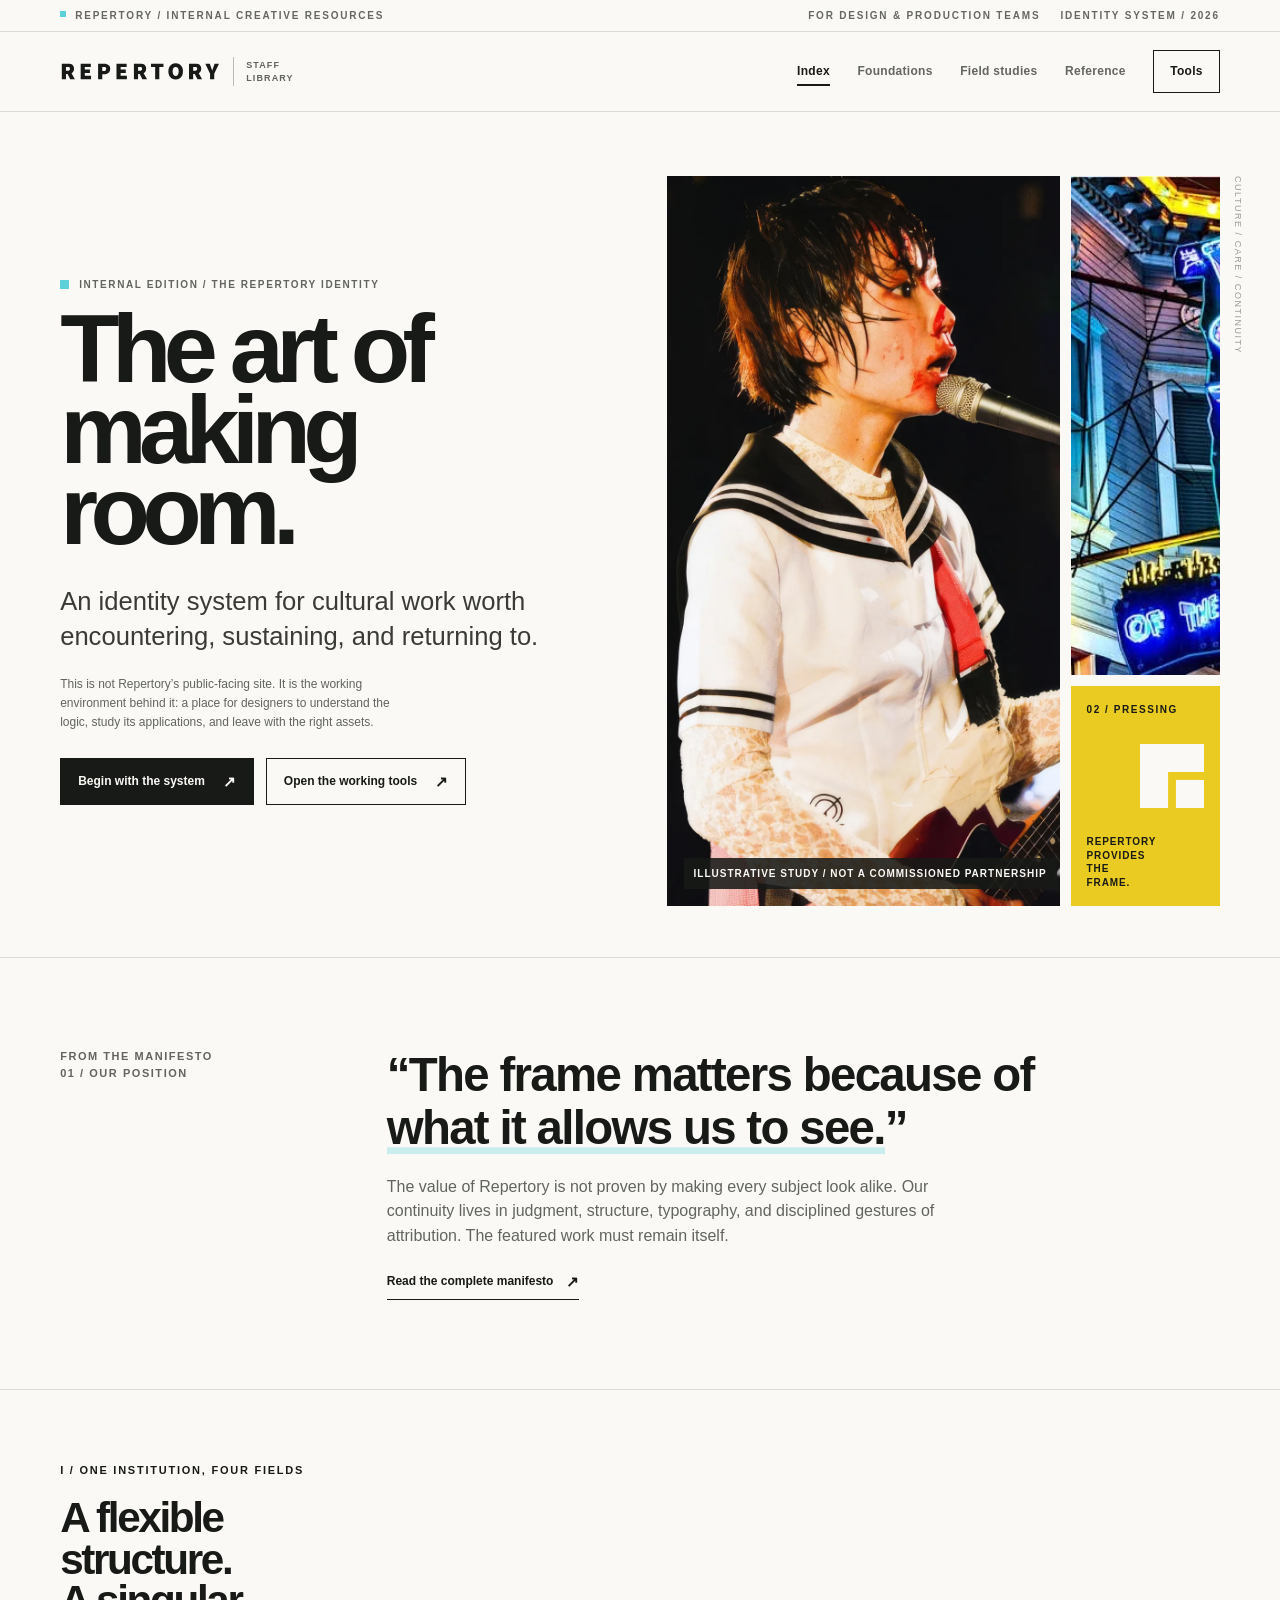
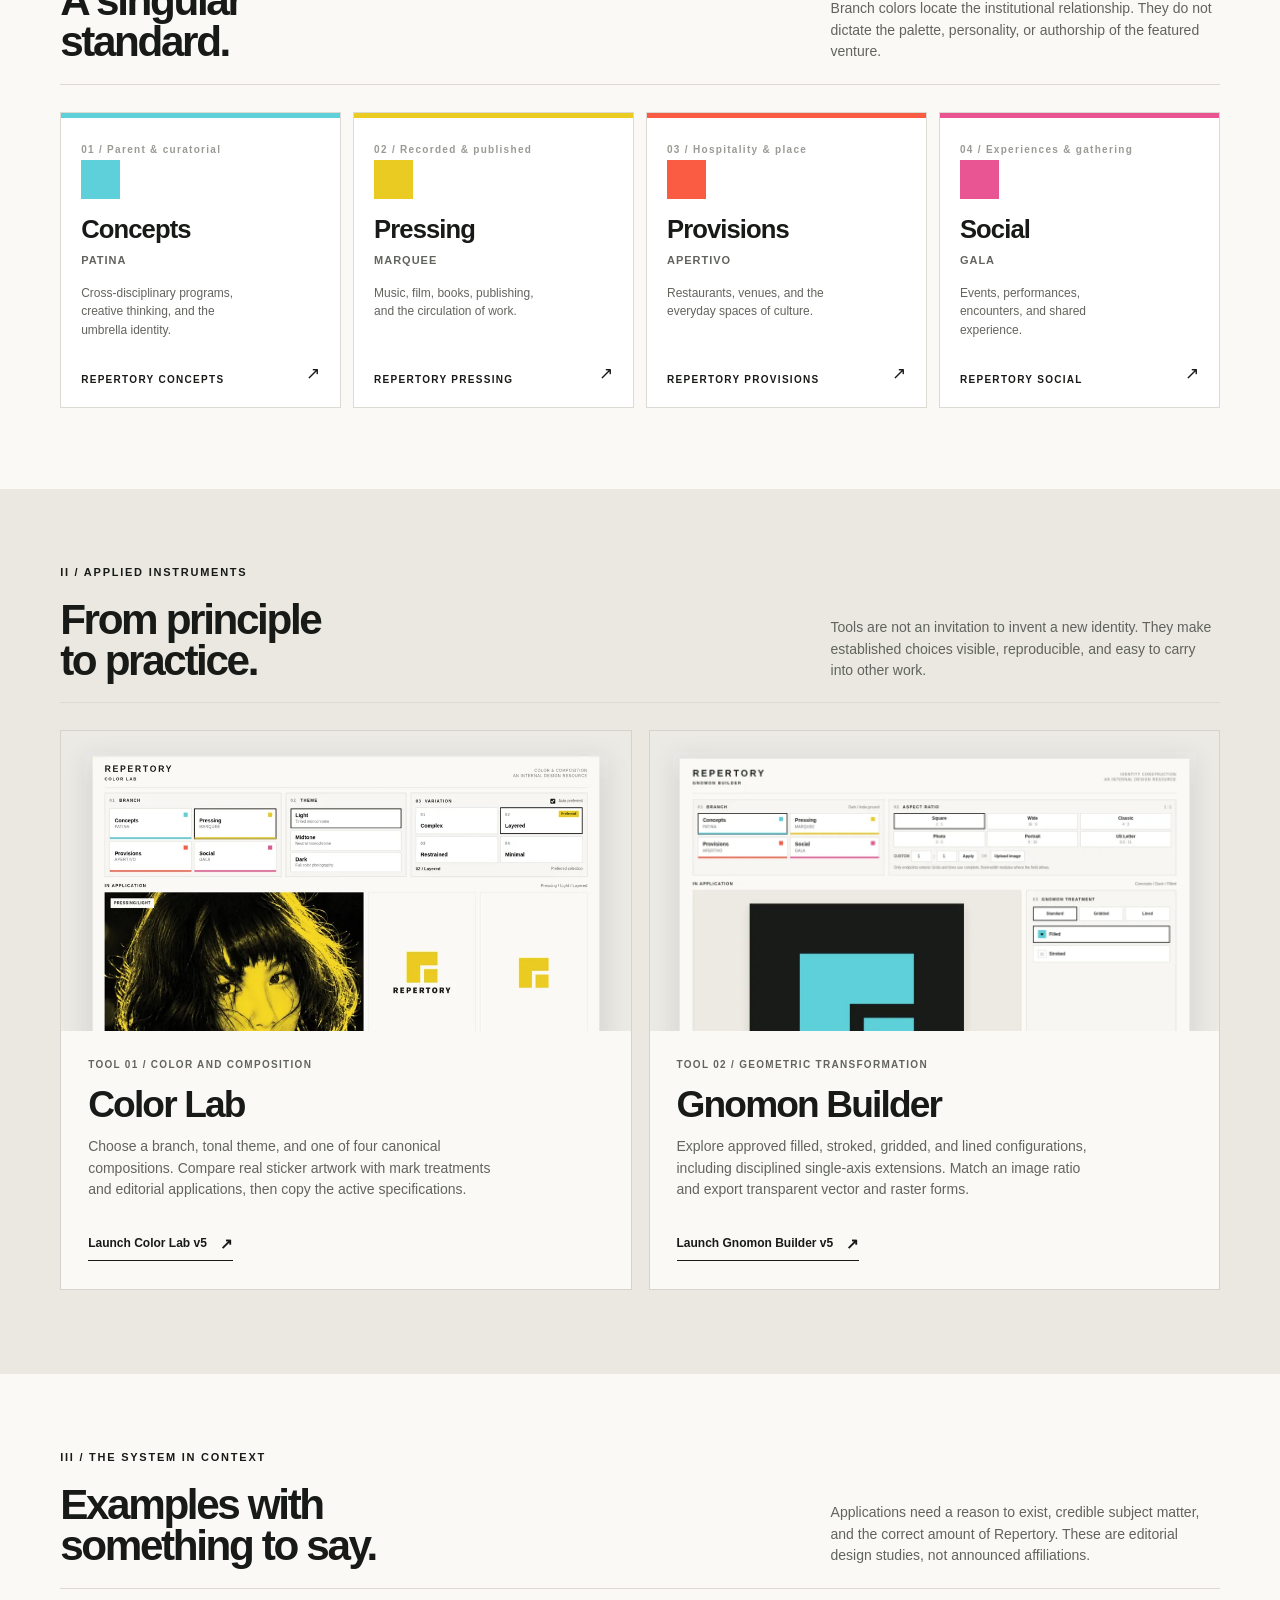
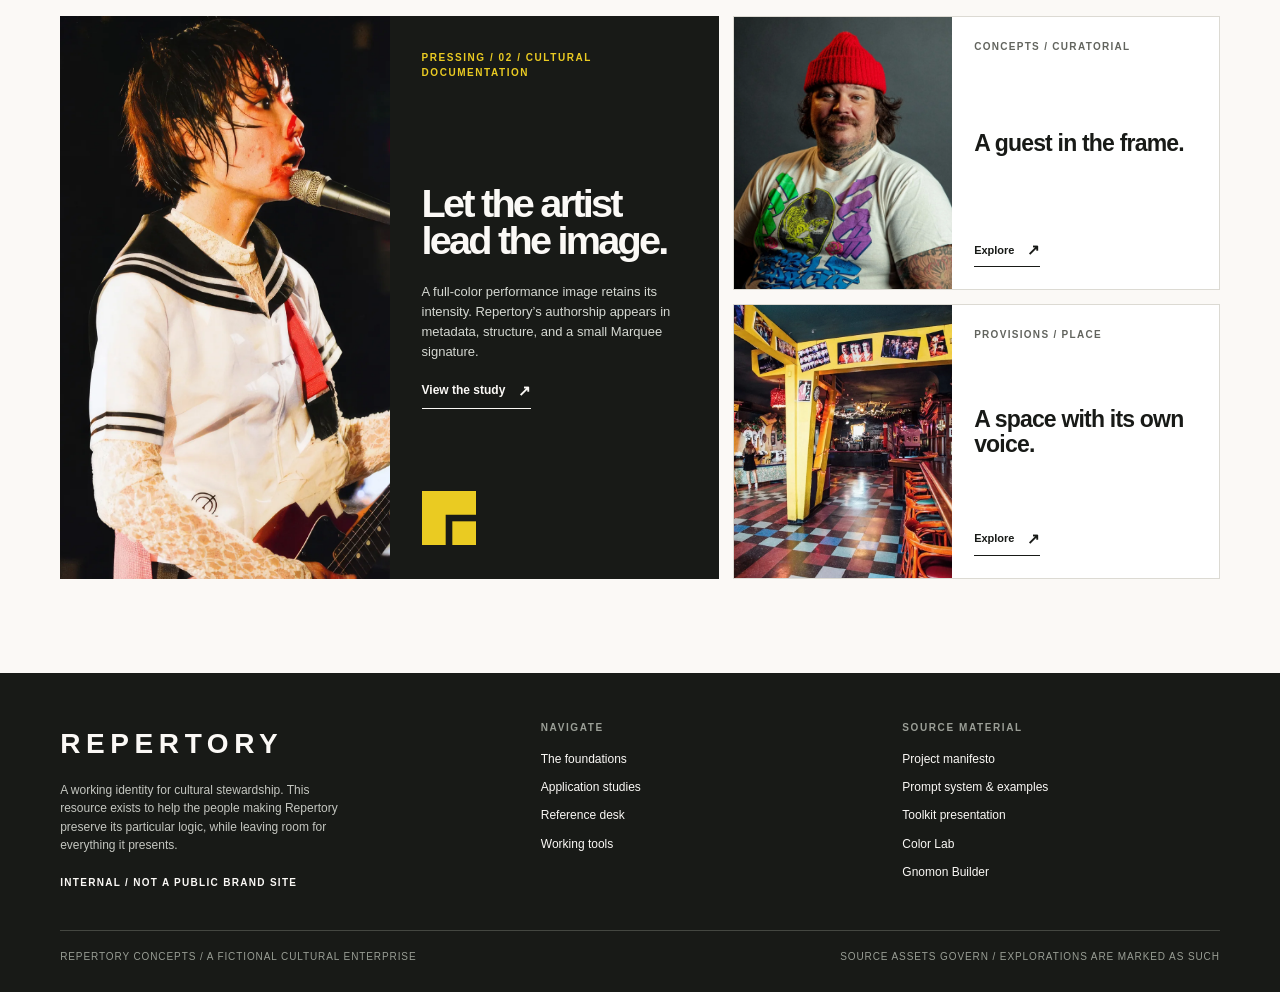
<file: index.html>
<!doctype html><html lang="en"><head><meta charset="utf-8"/><meta name="viewport" content="width=device-width,initial-scale=1"/><meta name="robots" content="noindex,nofollow"/><meta name="color-scheme" content="light"/><meta name="theme-color" content="#FBF9F6"/><meta name="description" content="Repertory staff identity toolkit: manifesto, color system, field studies, reference assets and working design tools."/><title>Index — Repertory / Staff Library</title><link rel="icon" type="image/svg+xml" href="assets/marks/concepts-light-icon.svg"/><link rel="stylesheet" href="assets/css/site.css"/><script src="assets/js/site.js" defer></script></head><body><div class="utility"><div class="container"><span><i class="dot"></i>Repertory / Internal creative resources</span><span class="external">For design &amp; production teams <span>Identity system / 2026</span></span></div></div>
<header class="site-header"><div class="container"><a class="wordmark" href="index.html" aria-label="Repertory internal toolkit index"><img src="assets/marks/repertory-wordmark.svg" alt="Repertory"/><span class="mini"></span><span class="small">Staff<br/>Library</span></a><button type="button" id="menuToggle" class="menu-toggle" aria-expanded="false" aria-controls="primaryNav">Menu</button><nav class="nav" id="primaryNav" aria-label="Primary navigation"><a href="index.html" aria-current="page">Index</a><a href="foundations.html">Foundations</a><a href="studies.html">Field studies</a><a href="reference.html">Reference</a><a href="tools.html" class="nav-tools">Tools</a></nav></div></header><main id="main">
<section class="home-hero"><div class="container"><div class="hero-grid"><div class="hero-copy"><div class="eyebrow"><span class="mini-square"></span>Internal edition / The repertory identity</div><h1>The art of making room.</h1><p class="lead">An identity system for cultural work worth encountering, sustaining, and returning to.</p><p class="micro">This is not Repertory’s public-facing site. It is the working environment behind it: a place for designers to understand the logic, study its applications, and leave with the right assets.</p><div class="link-row"><a class="button-dark" href="foundations.html">Begin with the system</a><a class="button-outline" href="tools.html">Open the working tools</a></div></div><div class="hero-art" aria-label="Photography and institutional Repertory attribution studies"><div class="main-img"><img src="assets/img/pressing-performance.webp" alt="Live performance photography used in a fictional Repertory Pressing editorial study" loading="eager"/></div><div class="aside-img"><img src="assets/img/venue-sign.webp" alt="Bottom of the Hill venue sign, documentary photography"/></div><div class="brand-tile"><span class="tiny">02 / Pressing</span><img src="assets/marks/pressing-midtone-icon.svg" alt=""/><p>Repertory provides the frame.</p></div><span class="hero-photo-caption">Illustrative study / Not a commissioned partnership</span><span class="hero-side-meta">Culture / Care / Continuity</span></div></div></div></section>
<section class="home-statement"><div class="container"><div class="home-statement-inner"><aside>From the manifesto<br/>01 / Our position</aside><div><blockquote class="quote">“The frame matters because of <em>what it allows us to see.</em>”</blockquote><p>The value of Repertory is not proven by making every subject look alike. Our continuity lives in judgment, structure, typography, and disciplined gestures of attribution. The featured work must remain itself.</p><a class="cta-link" style="margin-top:17px" href="docs/repertory-manifesto.pdf" target="_blank" rel="noopener">Read the complete manifesto</a></div></div></div></section>
<section class="branch-register"><div class="container"><div class="section-head"><div><div class="section-kicker">I / One institution, four fields</div><h2 class="section-title medium">A flexible structure.<br/>A singular standard.</h2></div><p>Branch colors locate the institutional relationship. They do not dictate the palette, personality, or authorship of the featured venture.</p></div><div class="branch-cards"><a class="branch-card" style="--swatch:#5DD0D9" href="foundations.html#branch-system"><div><div class="strip"></div><span class="index-num">01 / Parent &amp; curatorial</span><div class="swatch-disc"></div><h3>Concepts</h3><span class="tone">Patina</span><p class="description">Cross-disciplinary programs, creative thinking, and the umbrella identity.</p></div><div class="bottom"><span class="small-caps">Repertory Concepts</span><span class="arrow">↗</span></div></a><a class="branch-card" style="--swatch:#EACB22" href="foundations.html#branch-system"><div><div class="strip"></div><span class="index-num">02 / Recorded &amp; published</span><div class="swatch-disc"></div><h3>Pressing</h3><span class="tone">Marquee</span><p class="description">Music, film, books, publishing, and the circulation of work.</p></div><div class="bottom"><span class="small-caps">Repertory Pressing</span><span class="arrow">↗</span></div></a><a class="branch-card" style="--swatch:#F95C43" href="foundations.html#branch-system"><div><div class="strip"></div><span class="index-num">03 / Hospitality &amp; place</span><div class="swatch-disc"></div><h3>Provisions</h3><span class="tone">Apertivo</span><p class="description">Restaurants, venues, and the everyday spaces of culture.</p></div><div class="bottom"><span class="small-caps">Repertory Provisions</span><span class="arrow">↗</span></div></a><a class="branch-card" style="--swatch:#E95592" href="foundations.html#branch-system"><div><div class="strip"></div><span class="index-num">04 / Experiences &amp; gathering</span><div class="swatch-disc"></div><h3>Social</h3><span class="tone">Gala</span><p class="description">Events, performances, encounters, and shared experience.</p></div><div class="bottom"><span class="small-caps">Repertory Social</span><span class="arrow">↗</span></div></a></div></div></section>
<section class="tool-section"><div class="container"><div class="section-head"><div><div class="section-kicker">II / Applied instruments</div><h2 class="section-title medium">From principle<br/>to practice.</h2></div><p>Tools are not an invitation to invent a new identity. They make established choices visible, reproducible, and easy to carry into other work.</p></div><div class="tool-pair"><article class="tool-feature"><div class="display"><img src="assets/img/color-lab-preview.webp" alt="Preview of the locked Color Lab v5 interface" loading="lazy"/></div><div class="details"><span class="small-caps muted">Tool 01 / Color and composition</span><h3>Color Lab</h3><p>Choose a branch, tonal theme, and one of four canonical compositions. Compare real sticker artwork with mark treatments and editorial applications, then copy the active specifications.</p><a class="cta-link" href="tools/color-lab.html">Launch Color Lab v5</a></div></article><article class="tool-feature"><div class="display"><img src="assets/img/gnomon-builder-preview.webp" alt="Preview of the accepted Gnomon Builder v5 interface" loading="lazy"/></div><div class="details"><span class="small-caps muted">Tool 02 / Geometric transformation</span><h3>Gnomon Builder</h3><p>Explore approved filled, stroked, gridded, and lined configurations, including disciplined single-axis extensions. Match an image ratio and export transparent vector and raster forms.</p><a class="cta-link" href="tools/gnomon-builder.html">Launch Gnomon Builder v5</a></div></article></div></div></section>
<section class="field-teaser"><div class="container"><div class="section-head"><div><div class="section-kicker">III / The system in context</div><h2 class="section-title medium">Examples with<br/>something to say.</h2></div><p>Applications need a reason to exist, credible subject matter, and the correct amount of Repertory. These are editorial design studies, not announced affiliations.</p></div><div class="layout"><div class="field-feature"><div class="photo"><img src="assets/img/pressing-performance.webp" alt="Independent live performance photography" loading="lazy"/></div><div class="copy"><div class="tiny" style="color:#EACB22">Pressing / 02 / Cultural documentation</div><div><h3>Let the artist<br/>lead the image.</h3><p>A full-color performance image retains its intensity. Repertory’s authorship appears in metadata, structure, and a small Marquee signature.</p><a class="cta-link" style="color:var(--vellum);border-color:var(--vellum)" href="studies.html">View the study</a></div><img src="assets/marks/pressing-dark-icon.svg" alt=""/></div></div><div class="field-mini"><div class="mini-study"><div class="image"><img src="assets/img/concepts-curator.webp" alt="Portrait photograph for an imagined cross-disciplinary curation study" loading="lazy"/></div><div class="copy"><span class="small-caps muted">Concepts / Curatorial</span><h3>A guest in the frame.</h3><a class="cta-link" href="studies.html">Explore</a></div></div><div class="mini-study"><div class="image"><img src="assets/img/venue-interior.webp" alt="Interior view at Bottom of the Hill" loading="lazy"/></div><div class="copy"><span class="small-caps muted">Provisions / Place</span><h3>A space with its own voice.</h3><a class="cta-link" href="studies.html">Explore</a></div></div></div></div></div></section>
</main><footer class="footer"><div class="container"><div class="footer-grid"><div class="footer-first"><div class="footer-brand">REPERTORY</div><p>A working identity for cultural stewardship. This resource exists to help the people making Repertory preserve its particular logic, while leaving room for everything it presents.</p><span class="small-caps">Internal / Not a public brand site</span></div><div><h4>Navigate</h4><a href="foundations.html">The foundations</a><a href="studies.html">Application studies</a><a href="reference.html">Reference desk</a><a href="tools.html">Working tools</a></div><div><h4>Source material</h4><a href="docs/repertory-manifesto.pdf" target="_blank" rel="noopener">Project manifesto</a><a href="docs/repertory-prompt-system.pdf" target="_blank" rel="noopener">Prompt system &amp; examples</a><a href="docs/repertory-toolkit.pdf" target="_blank" rel="noopener">Toolkit presentation</a><a href="tools/color-lab.html">Color Lab</a><a href="tools/gnomon-builder.html">Gnomon Builder</a></div></div><div class="footer-bottom"><span>Repertory Concepts / A fictional cultural enterprise</span><span>Source assets govern / Explorations are marked as such</span></div></div></footer></body></html>
</file>
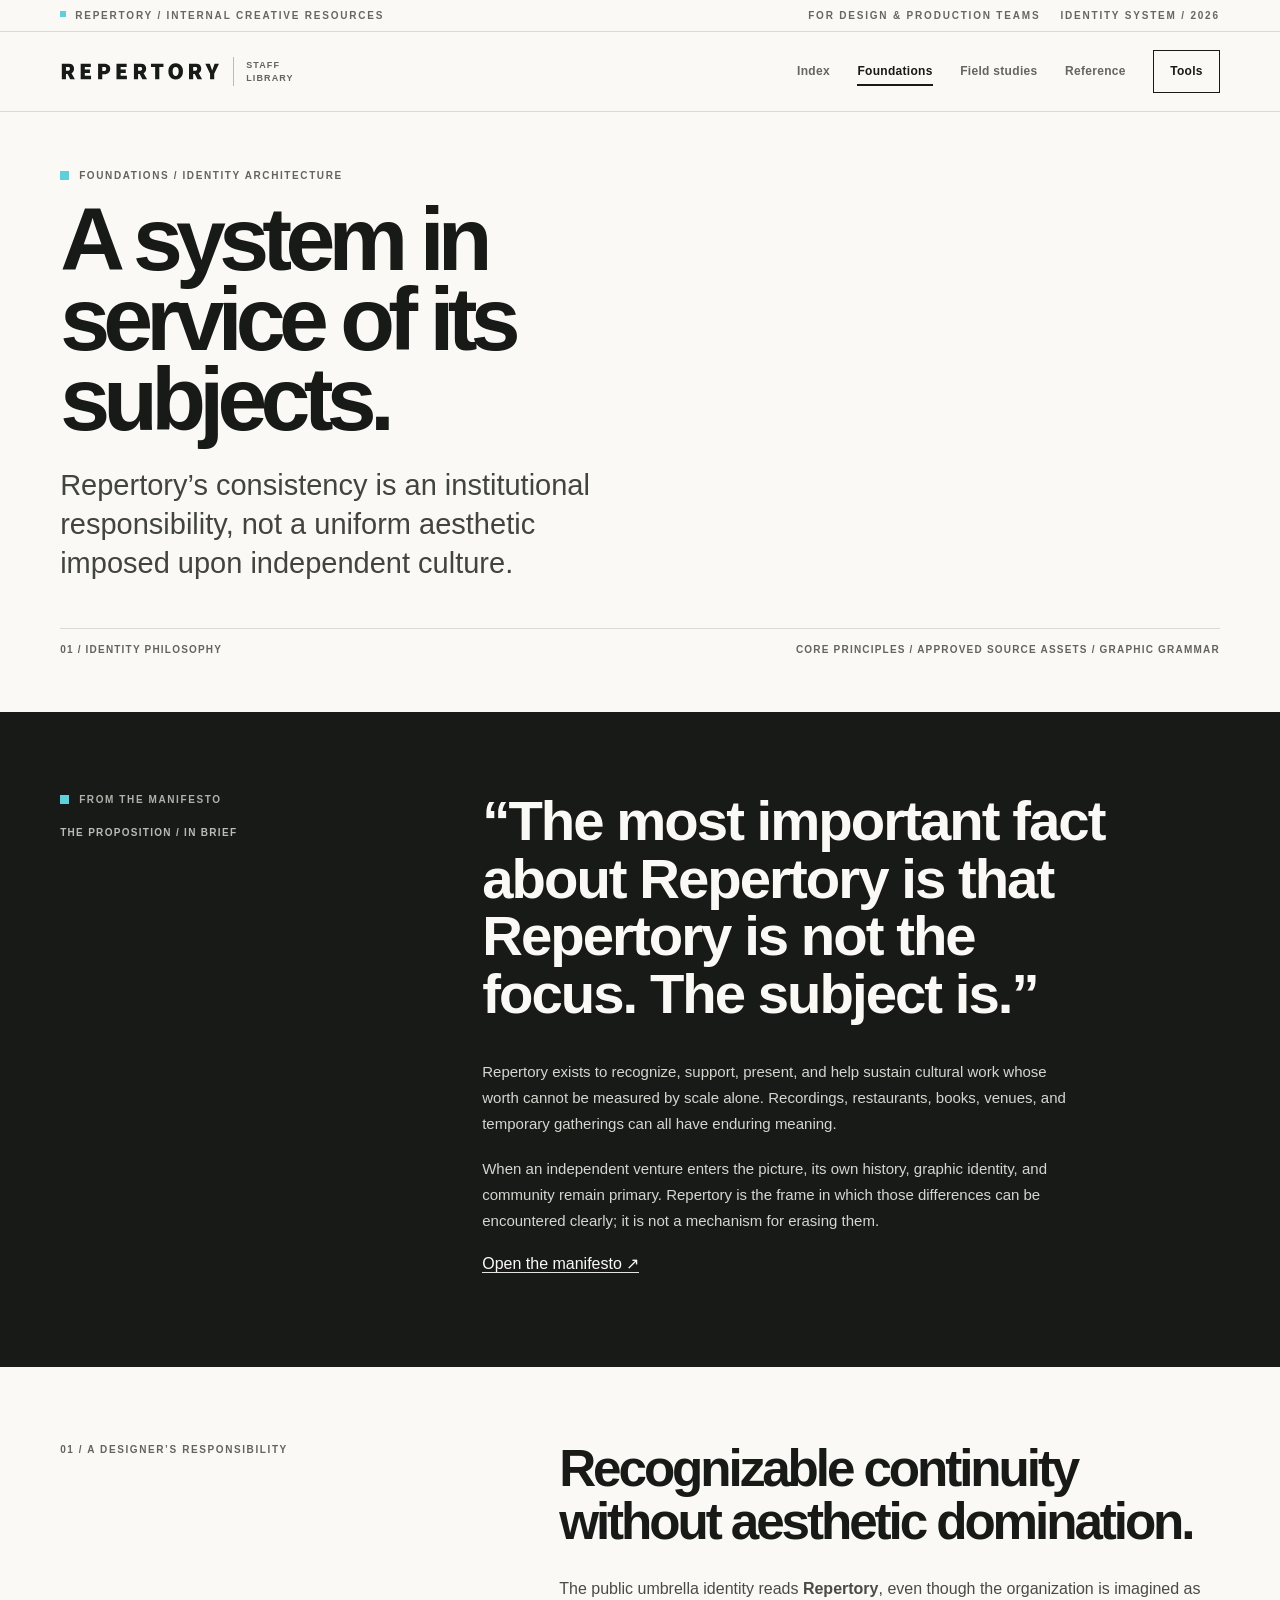
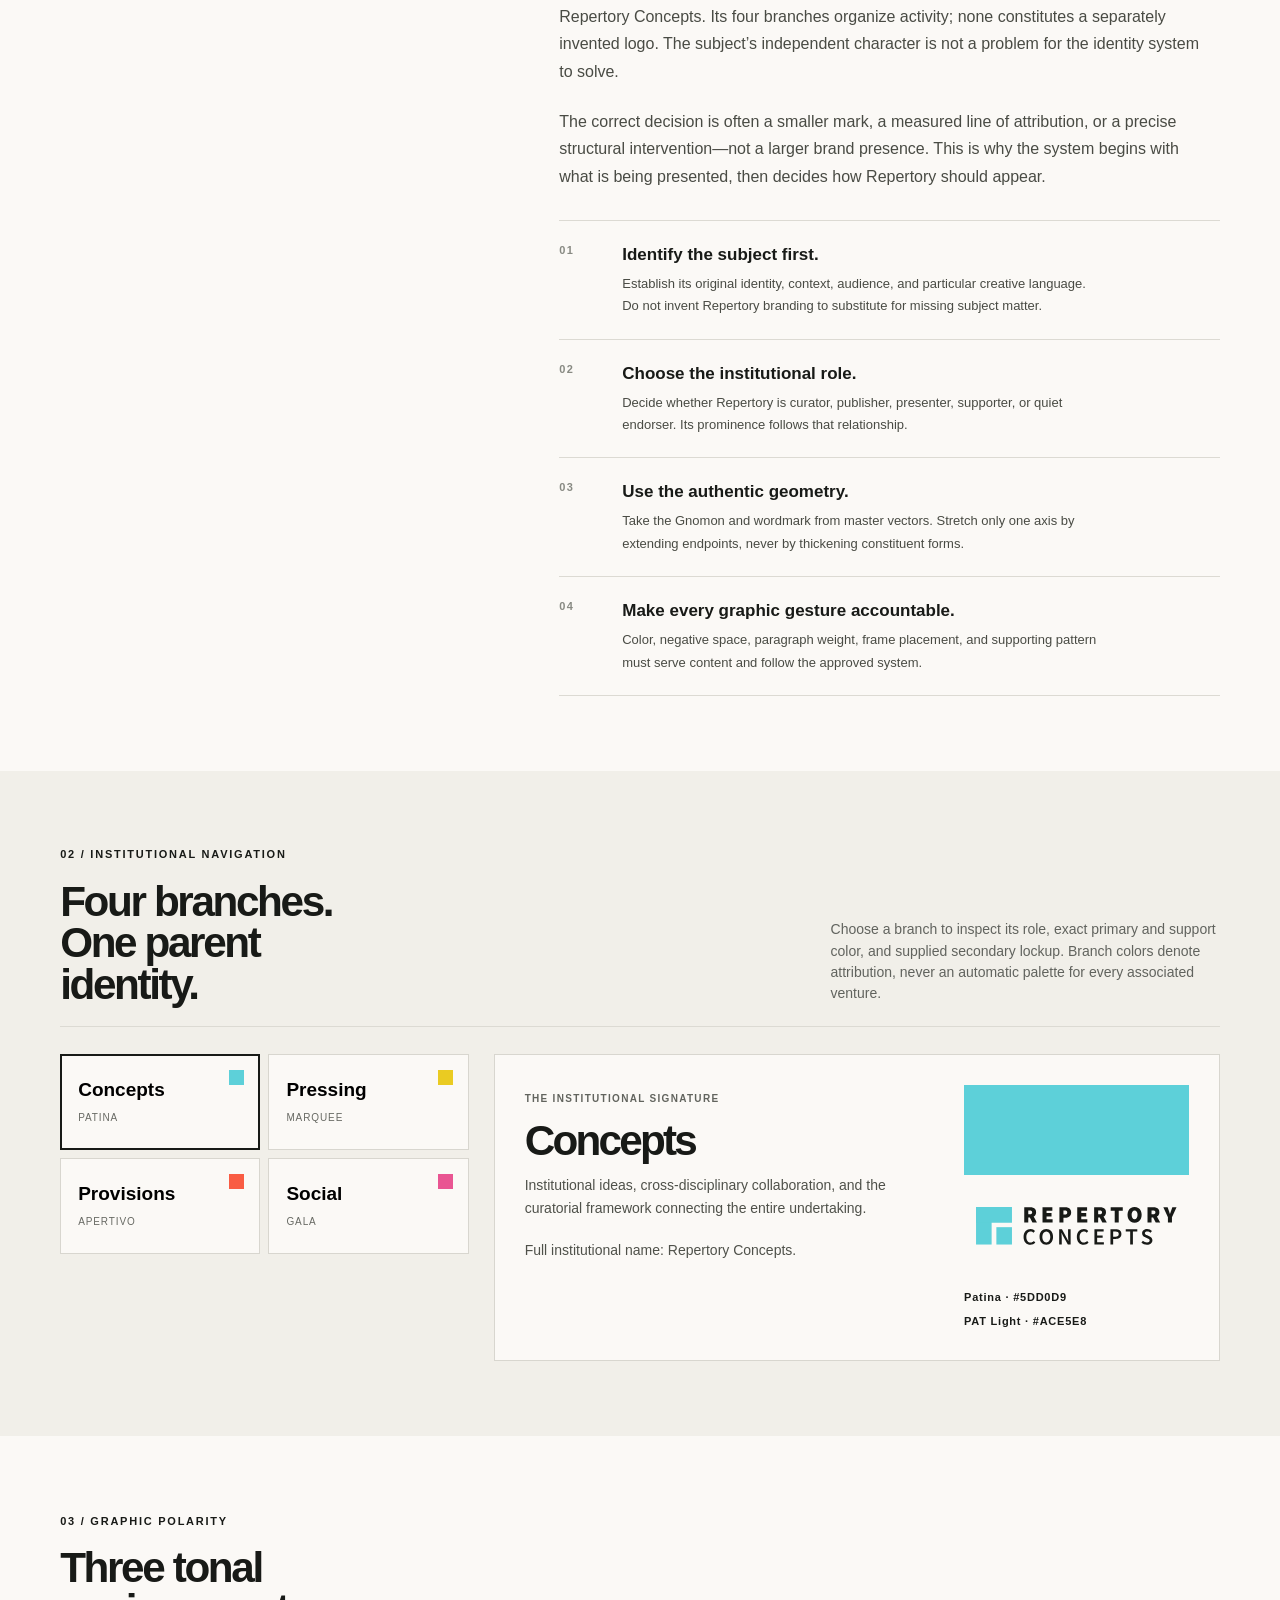
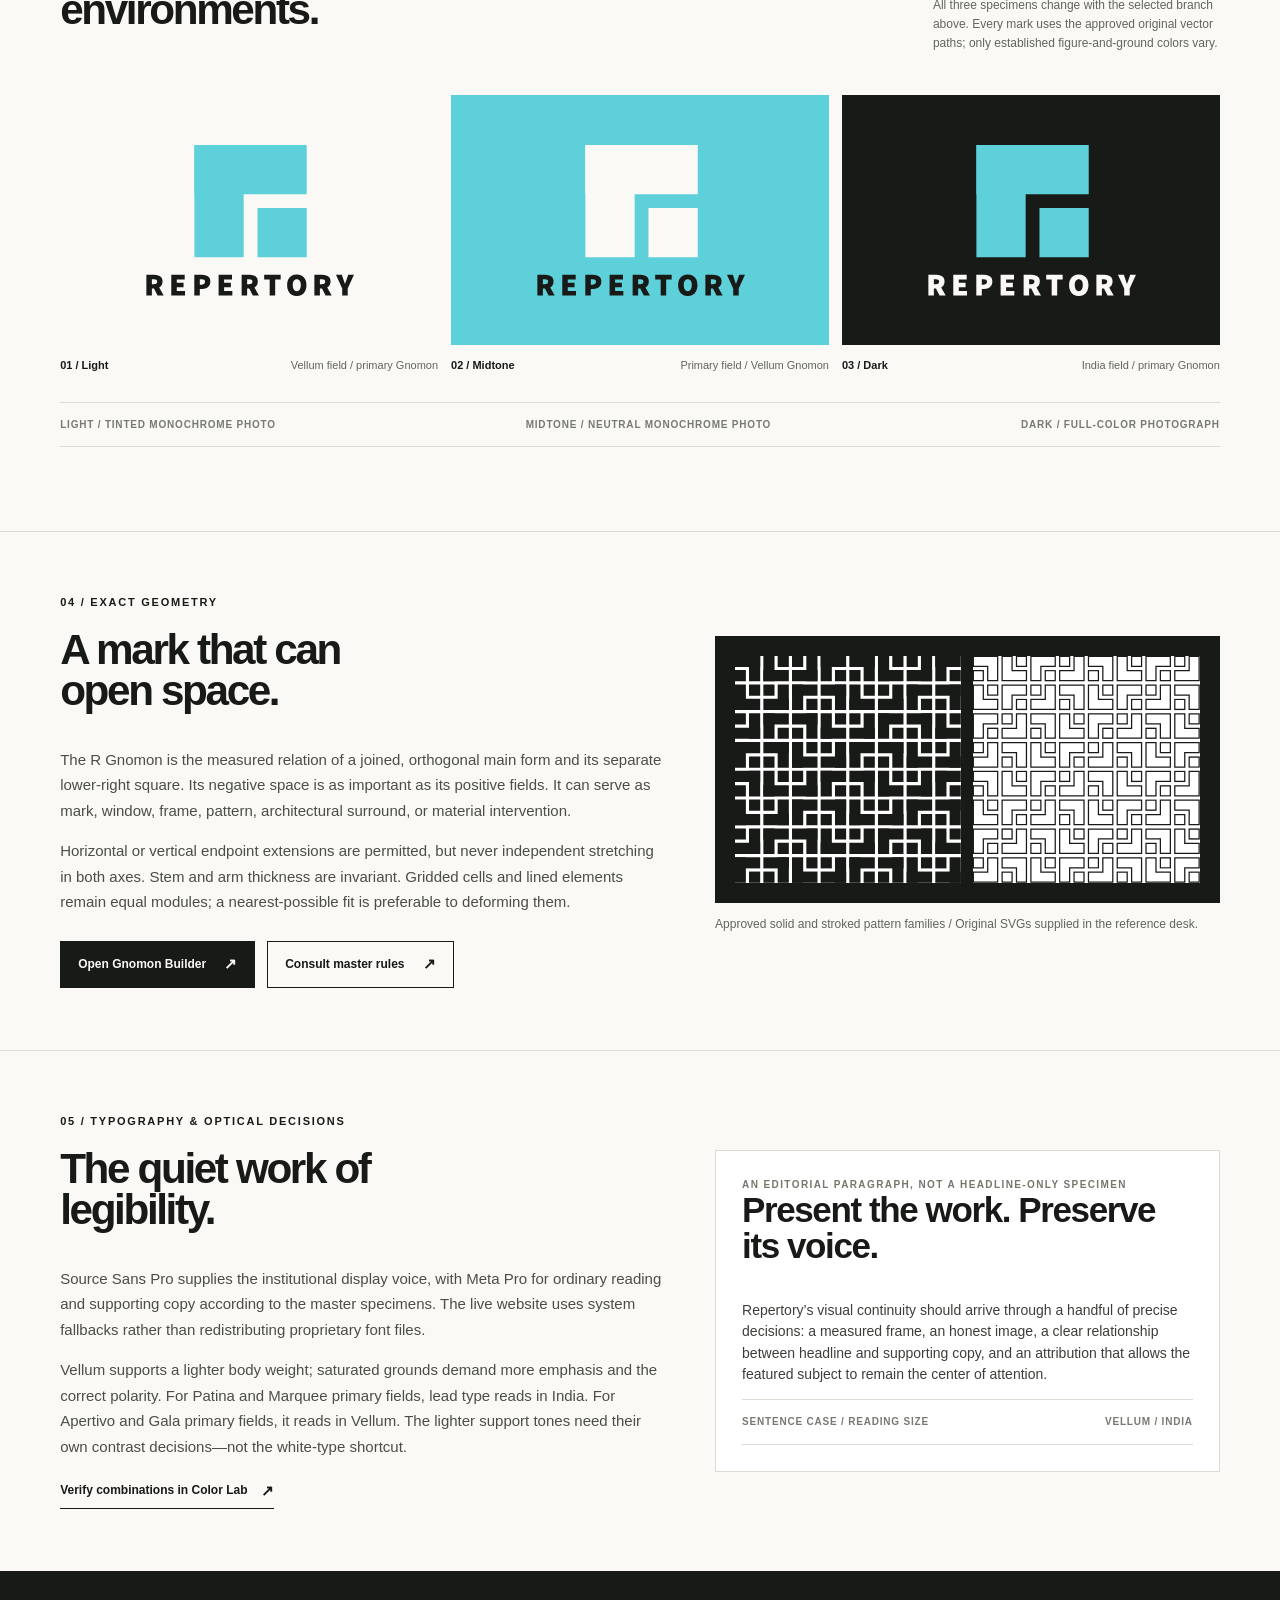
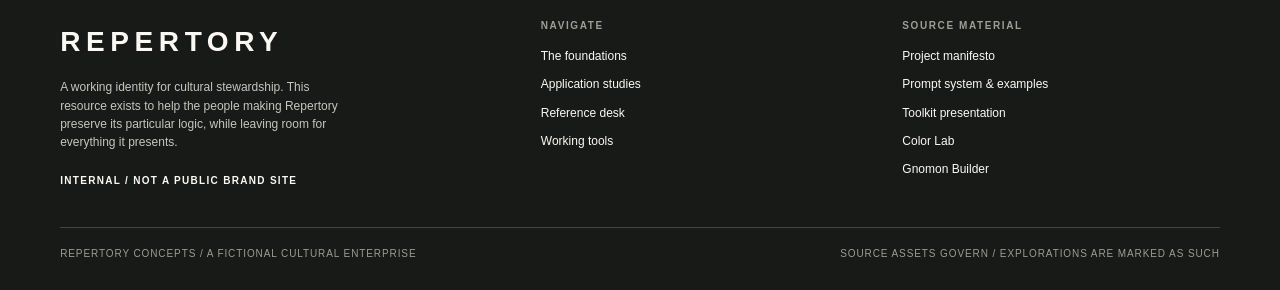
<file: foundations.html>
<!doctype html><html lang="en"><head><meta charset="utf-8"/><meta name="viewport" content="width=device-width,initial-scale=1"/><meta name="robots" content="noindex,nofollow"/><meta name="color-scheme" content="light"/><meta name="theme-color" content="#FBF9F6"/><meta name="description" content="Repertory identity foundations, branch system, exact vector Gnomon, typography, visual contrast, and photographic treatments."/><title>Foundations — Repertory / Staff Library</title><link rel="icon" type="image/svg+xml" href="assets/marks/concepts-light-icon.svg"/><link rel="stylesheet" href="assets/css/site.css"/><script src="assets/js/site.js" defer></script></head><body><div class="utility"><div class="container"><span><i class="dot"></i>Repertory / Internal creative resources</span><span class="external">For design &amp; production teams <span>Identity system / 2026</span></span></div></div>
<header class="site-header"><div class="container"><a class="wordmark" href="index.html" aria-label="Repertory internal toolkit index"><img src="assets/marks/repertory-wordmark.svg" alt="Repertory"/><span class="mini"></span><span class="small">Staff<br/>Library</span></a><button type="button" id="menuToggle" class="menu-toggle" aria-expanded="false" aria-controls="primaryNav">Menu</button><nav class="nav" id="primaryNav" aria-label="Primary navigation"><a href="index.html">Index</a><a href="foundations.html" aria-current="page">Foundations</a><a href="studies.html">Field studies</a><a href="reference.html">Reference</a><a href="tools.html" class="nav-tools">Tools</a></nav></div></header><main id="main">
<section class="page-intro"><div class="container"><div class="eyebrow"><span class="mini-square"></span>Foundations / Identity architecture</div><h1>A system in service of its subjects.</h1><p class="lede">Repertory’s consistency is an institutional responsibility, not a uniform aesthetic imposed upon independent culture.</p><div class="index-block"><span>01 / Identity philosophy</span><span>Core principles / Approved source assets / Graphic grammar</span></div></div></section>
<section class="manifesto-panel"><div class="container"><div class="grid"><div><div class="eyebrow"><span class="mini-square"></span>From the manifesto</div><div class="small-caps" style="color:#b9bcb4">The proposition / In brief</div></div><div><blockquote class="quote">“The most important fact about Repertory is that Repertory is not the focus. The subject is.”</blockquote><div class="body" style="margin-top:37px;max-width:68ch"><p>Repertory exists to recognize, support, present, and help sustain cultural work whose worth cannot be measured by scale alone. Recordings, restaurants, books, venues, and temporary gatherings can all have enduring meaning.</p><p>When an independent venture enters the picture, its own history, graphic identity, and community remain primary. Repertory is the frame in which those differences can be encountered clearly; it is not a mechanism for erasing them.</p><a href="docs/repertory-manifesto.pdf" target="_blank" rel="noopener">Open the manifesto ↗</a></div></div></div></div></section>
<section class="found-section"><div class="container"><div class="fundamentals-grid"><aside class="side-label">01 / A designer’s responsibility</aside><div class="prose"><h2>Recognizable continuity without aesthetic domination.</h2><p>The public umbrella identity reads <strong>Repertory</strong>, even though the organization is imagined as Repertory Concepts. Its four branches organize activity; none constitutes a separately invented logo. The subject’s independent character is not a problem for the identity system to solve.</p><p>The correct decision is often a smaller mark, a measured line of attribution, or a precise structural intervention—not a larger brand presence. This is why the system begins with what is being presented, then decides how Repertory should appear.</p><div class="numbered-principles"><div class="principle"><span class="idx">01</span><div><strong>Identify the subject first.</strong><p>Establish its original identity, context, audience, and particular creative language. Do not invent Repertory branding to substitute for missing subject matter.</p></div></div><div class="principle"><span class="idx">02</span><div><strong>Choose the institutional role.</strong><p>Decide whether Repertory is curator, publisher, presenter, supporter, or quiet endorser. Its prominence follows that relationship.</p></div></div><div class="principle"><span class="idx">03</span><div><strong>Use the authentic geometry.</strong><p>Take the Gnomon and wordmark from master vectors. Stretch only one axis by extending endpoints, never by thickening constituent forms.</p></div></div><div class="principle"><span class="idx">04</span><div><strong>Make every graphic gesture accountable.</strong><p>Color, negative space, paragraph weight, frame placement, and supporting pattern must serve content and follow the approved system.</p></div></div></div></div></div></div></section>
<section class="branch-lab" id="branch-system"><div class="container"><div class="section-head"><div><div class="section-kicker">02 / Institutional navigation</div><h2 class="section-title medium">Four branches.<br/>One parent identity.</h2></div><p>Choose a branch to inspect its role, exact primary and support color, and supplied secondary lockup. Branch colors denote attribution, never an automatic palette for every associated venture.</p></div><div class="lab-grid"><div class="branch-list" role="group" aria-label="Select a Repertory branch"><button type="button" class="branch-btn active" style="--accent:#5DD0D9" data-branch-select="concepts" aria-pressed="true"><span class="cblock"></span><strong>Concepts</strong><small>Patina</small></button><button type="button" class="branch-btn" style="--accent:#EACB22" data-branch-select="pressing" aria-pressed="false"><span class="cblock"></span><strong>Pressing</strong><small>Marquee</small></button><button type="button" class="branch-btn" style="--accent:#F95C43" data-branch-select="provisions" aria-pressed="false"><span class="cblock"></span><strong>Provisions</strong><small>Apertivo</small></button><button type="button" class="branch-btn" style="--accent:#E95592" data-branch-select="social" aria-pressed="false"><span class="cblock"></span><strong>Social</strong><small>Gala</small></button></div><div class="branch-detail" id="branchDetail" style="--accent:#5DD0D9"><div><span class="small-caps muted">The institutional signature</span><div data-branch-title class="title">Concepts</div><p data-branch-description>Institutional ideas, cross-disciplinary collaboration, and the curatorial framework connecting the entire undertaking.</p><p class="micro" style="margin:19px 0 0">Full institutional name: Repertory <span data-branch-title>Concepts</span>.</p></div><div class="branch-visual"><div class="branch-swatch"></div><img data-branch-lockup src="assets/source-vectors/concepts.svg" alt="Official Repertory Concepts lockup"/><div class="branch-tokens"><span data-branch-primary>Patina · #5DD0D9</span><span data-branch-support>PAT Light · #ACE5E8</span></div></div></div></div></div></section>
<section class="ground-section" id="figure-ground"><div class="container"><div class="ground-head"><div><div class="section-kicker">03 / Graphic polarity</div><h2 class="section-title medium">Three tonal environments.</h2></div><p class="micro">All three specimens change with the selected branch above. Every mark uses the approved original vector paths; only established figure-and-ground colors vary.</p></div><div class="ground-themes" id="groundThemes"><div class="ground-card" data-ground-theme="light"><div class="visual" style="--ground:#FBF9F6"><img src="assets/marks/concepts-light-combo.svg" alt="Repertory Light theme combination lockup"/></div><div class="caption"><strong>01 / Light</strong><span data-ground-note>Vellum field / primary Gnomon</span></div></div><div class="ground-card" data-ground-theme="midtone"><div class="visual" style="--ground:#5DD0D9"><img src="assets/marks/concepts-midtone-combo.svg" alt="Repertory Midtone theme combination lockup"/></div><div class="caption"><strong>02 / Midtone</strong><span data-ground-note>Primary field / Vellum Gnomon</span></div></div><div class="ground-card" data-ground-theme="dark"><div class="visual" style="--ground:#181A17"><img src="assets/marks/concepts-dark-combo.svg" alt="Repertory Dark theme combination lockup"/></div><div class="caption"><strong>03 / Dark</strong><span data-ground-note>India field / primary Gnomon</span></div></div></div><div class="meta-strip" style="margin-top:28px"><span>Light / tinted monochrome photo</span><span>Midtone / neutral monochrome photo</span><span>Dark / full-color photograph</span></div></div></section>
<section class="rule-shell"><div class="container"><div class="cols"><div><div class="section-kicker">04 / Exact geometry</div><h2 class="section-title medium">A mark that can open space.</h2><p class="lede-small">The R Gnomon is the measured relation of a joined, orthogonal main form and its separate lower-right square. Its negative space is as important as its positive fields. It can serve as mark, window, frame, pattern, architectural surround, or material intervention.</p><p class="lede-small">Horizontal or vertical endpoint extensions are permitted, but never independent stretching in both axes. Stem and arm thickness are invariant. Gridded cells and lined elements remain equal modules; a nearest-possible fit is preferable to deforming them.</p><div class="link-row"><a class="button-dark" href="tools/gnomon-builder.html">Open Gnomon Builder</a><a class="button-outline" href="docs/repertory-prompt-system.pdf" target="_blank" rel="noopener">Consult master rules</a></div></div><div><div class="pattern-sample"><div class="tile" role="img" aria-label="Supplied solid Gnomon-based pattern"></div><div class="tile" role="img" aria-label="Supplied stroked Gnomon-based pattern"></div></div><p class="micro" style="margin-top:12px">Approved solid and stroked pattern families / Original SVGs supplied in the reference desk.</p></div></div></div></section>
<section class="rule-shell"><div class="container"><div class="cols"><div><div class="section-kicker">05 / Typography &amp; optical decisions</div><h2 class="section-title medium">The quiet work of legibility.</h2><p class="lede-small">Source Sans Pro supplies the institutional display voice, with Meta Pro for ordinary reading and supporting copy according to the master specimens. The live website uses system fallbacks rather than redistributing proprietary font files.</p><p class="lede-small">Vellum supports a lighter body weight; saturated grounds demand more emphasis and the correct polarity. For Patina and Marquee primary fields, lead type reads in India. For Apertivo and Gala primary fields, it reads in Vellum. The lighter support tones need their own contrast decisions—not the white-type shortcut.</p><a class="cta-link" href="tools/color-lab.html">Verify combinations in Color Lab</a></div><div class="typespec"><div class="spec-label">An editorial paragraph, not a headline-only specimen</div><h3>Present the work. Preserve its voice.</h3><p>Repertory’s visual continuity should arrive through a handful of precise decisions: a measured frame, an honest image, a clear relationship between headline and supporting copy, and an attribution that allows the featured subject to remain the center of attention.</p><div class="meta-strip"><span>Sentence case / Reading size</span><span>Vellum / India</span></div></div></div></div></section>
</main><footer class="footer"><div class="container"><div class="footer-grid"><div class="footer-first"><div class="footer-brand">REPERTORY</div><p>A working identity for cultural stewardship. This resource exists to help the people making Repertory preserve its particular logic, while leaving room for everything it presents.</p><span class="small-caps">Internal / Not a public brand site</span></div><div><h4>Navigate</h4><a href="foundations.html">The foundations</a><a href="studies.html">Application studies</a><a href="reference.html">Reference desk</a><a href="tools.html">Working tools</a></div><div><h4>Source material</h4><a href="docs/repertory-manifesto.pdf" target="_blank" rel="noopener">Project manifesto</a><a href="docs/repertory-prompt-system.pdf" target="_blank" rel="noopener">Prompt system &amp; examples</a><a href="docs/repertory-toolkit.pdf" target="_blank" rel="noopener">Toolkit presentation</a><a href="tools/color-lab.html">Color Lab</a><a href="tools/gnomon-builder.html">Gnomon Builder</a></div></div><div class="footer-bottom"><span>Repertory Concepts / A fictional cultural enterprise</span><span>Source assets govern / Explorations are marked as such</span></div></div></footer></body></html>
</file>
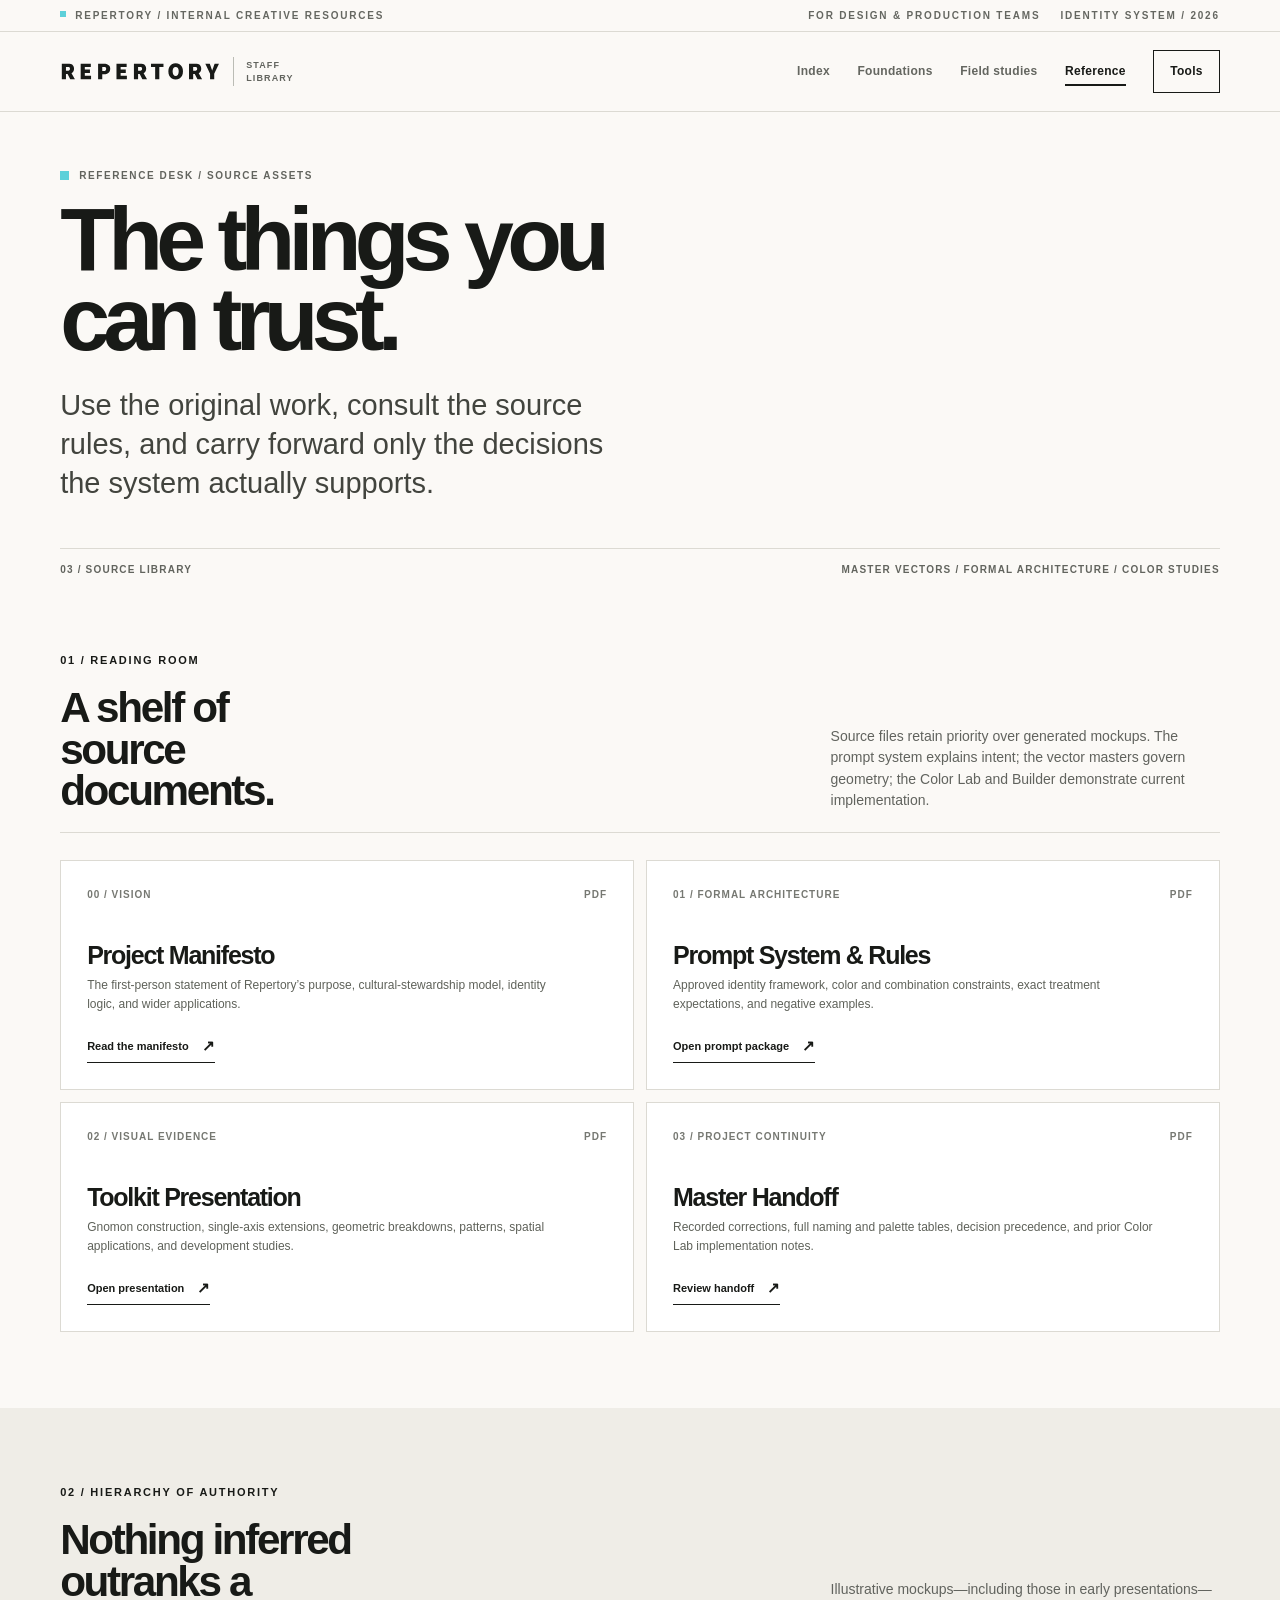
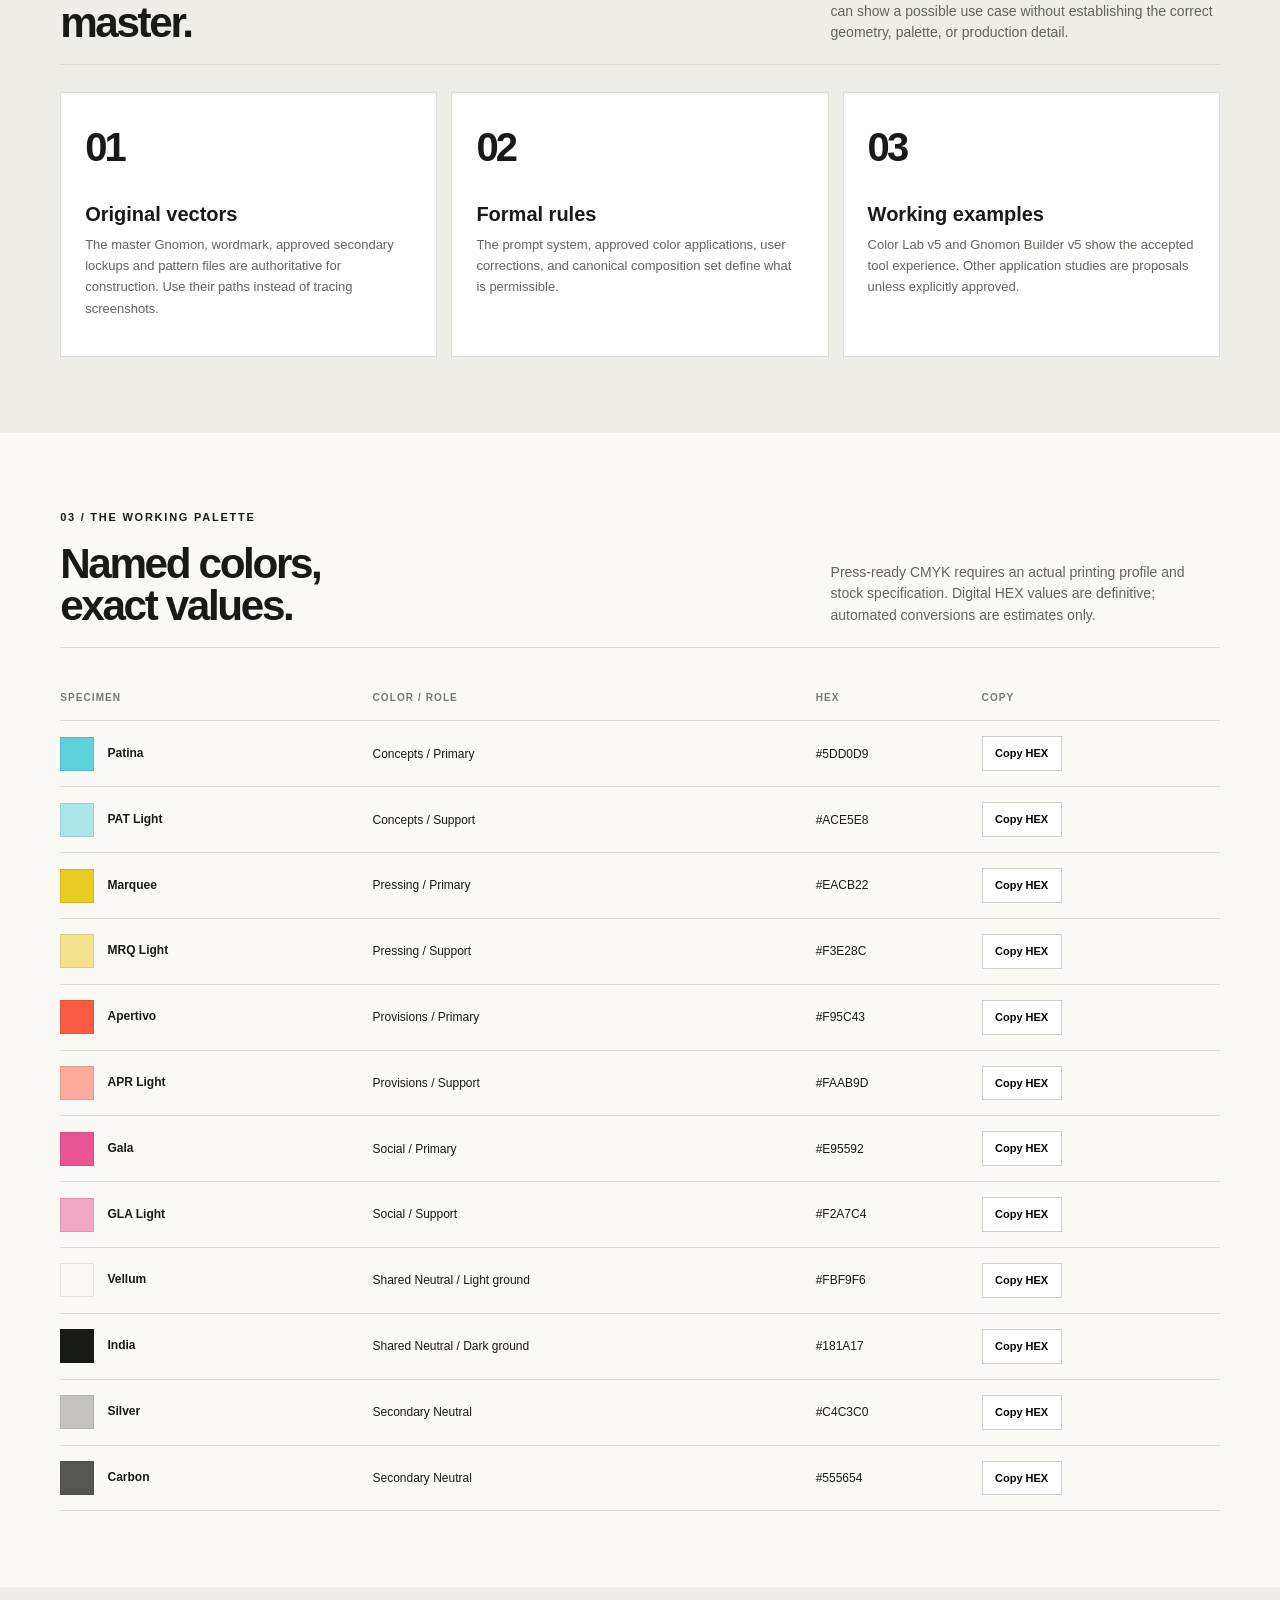
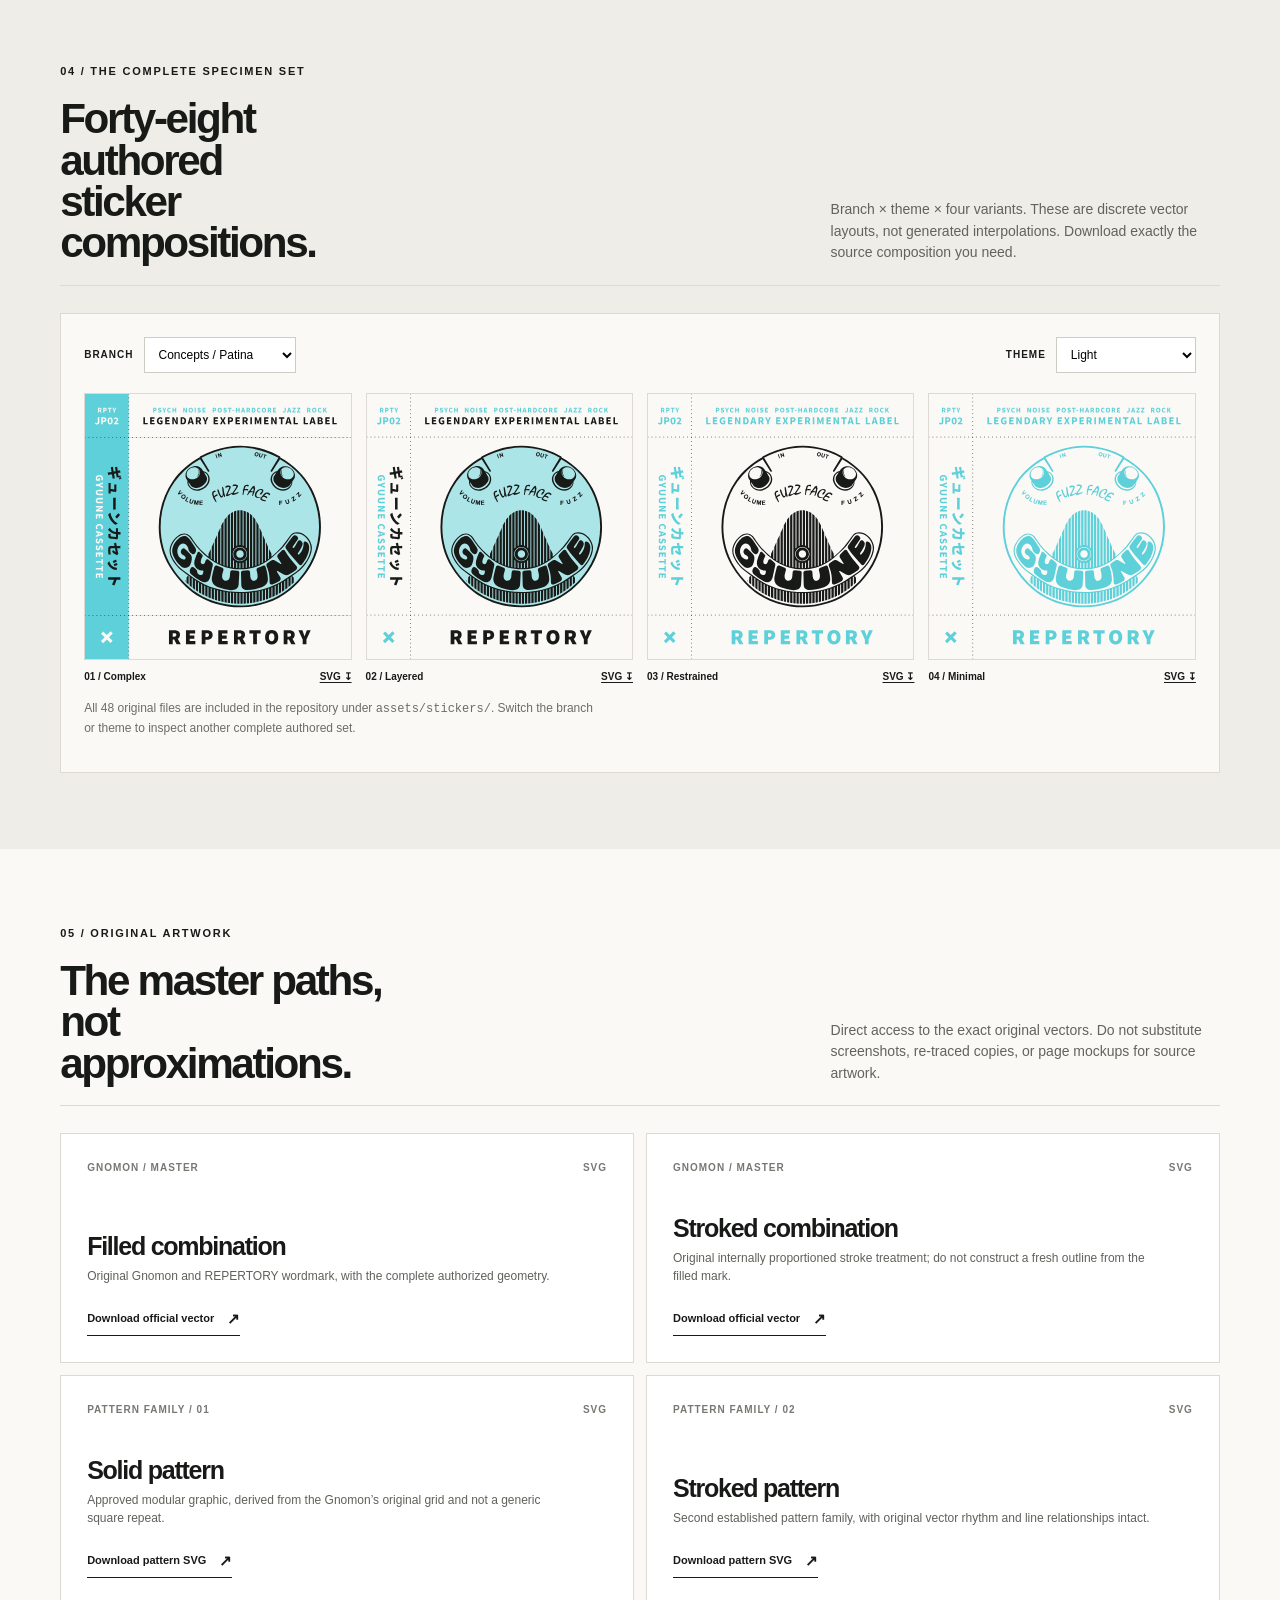
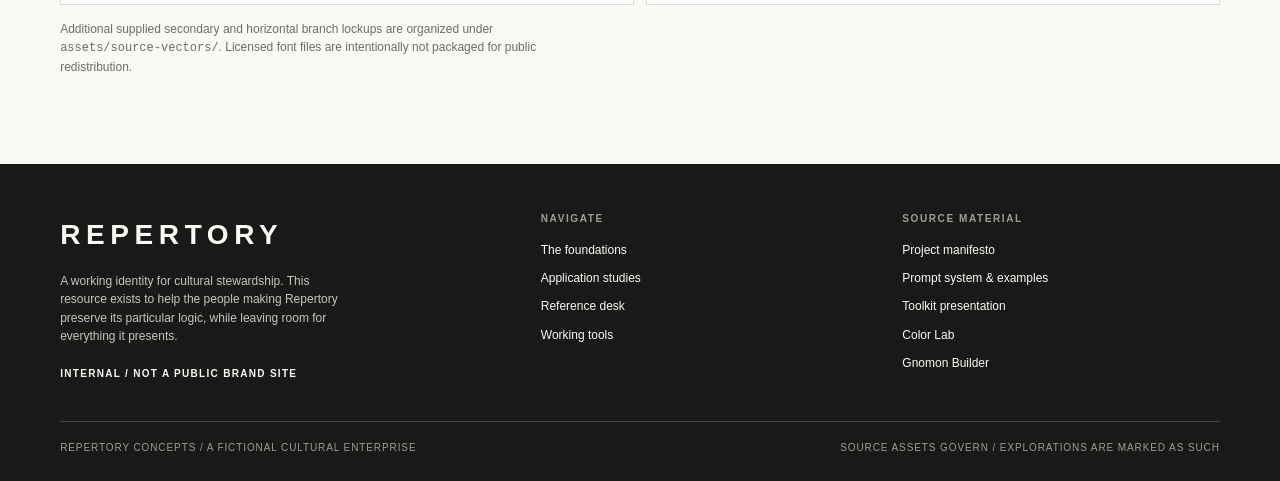
<file: reference.html>
<!doctype html><html lang="en"><head><meta charset="utf-8"/><meta name="viewport" content="width=device-width,initial-scale=1"/><meta name="robots" content="noindex,nofollow"/><meta name="color-scheme" content="light"/><meta name="theme-color" content="#FBF9F6"/><meta name="description" content="Repertory source authority, original vectors, source PDFs, exact color values, and all 48 authored sticker SVGs."/><title>Reference desk — Repertory / Staff Library</title><link rel="icon" type="image/svg+xml" href="assets/marks/concepts-light-icon.svg"/><link rel="stylesheet" href="assets/css/site.css"/><script src="assets/js/site.js" defer></script></head><body><div class="utility"><div class="container"><span><i class="dot"></i>Repertory / Internal creative resources</span><span class="external">For design &amp; production teams <span>Identity system / 2026</span></span></div></div>
<header class="site-header"><div class="container"><a class="wordmark" href="index.html" aria-label="Repertory internal toolkit index"><img src="assets/marks/repertory-wordmark.svg" alt="Repertory"/><span class="mini"></span><span class="small">Staff<br/>Library</span></a><button type="button" id="menuToggle" class="menu-toggle" aria-expanded="false" aria-controls="primaryNav">Menu</button><nav class="nav" id="primaryNav" aria-label="Primary navigation"><a href="index.html">Index</a><a href="foundations.html">Foundations</a><a href="studies.html">Field studies</a><a href="reference.html" aria-current="page">Reference</a><a href="tools.html" class="nav-tools">Tools</a></nav></div></header><main id="main">
<section class="page-intro"><div class="container"><div class="eyebrow"><span class="mini-square"></span>Reference desk / Source assets</div><h1>The things you can trust.</h1><p class="lede">Use the original work, consult the source rules, and carry forward only the decisions the system actually supports.</p><div class="index-block"><span>03 / Source library</span><span>Master vectors / Formal architecture / Color studies</span></div></div></section>
<section class="reference-area" style="padding-top:20px"><div class="container"><div class="section-head"><div><div class="section-kicker">01 / Reading room</div><h2 class="section-title medium">A shelf of<br/>source documents.</h2></div><p>Source files retain priority over generated mockups. The prompt system explains intent; the vector masters govern geometry; the Color Lab and Builder demonstrate current implementation.</p></div><div class="document-list"><article class="doc-card"><div class="top"><span>00 / Vision</span><span>PDF</span></div><div><h3>Project Manifesto</h3><p>The first-person statement of Repertory’s purpose, cultural-stewardship model, identity logic, and wider applications.</p><a class="cta-link" href="docs/repertory-manifesto.pdf" target="_blank" rel="noopener">Read the manifesto</a></div></article><article class="doc-card"><div class="top"><span>01 / Formal architecture</span><span>PDF</span></div><div><h3>Prompt System &amp; Rules</h3><p>Approved identity framework, color and combination constraints, exact treatment expectations, and negative examples.</p><a class="cta-link" href="docs/repertory-prompt-system.pdf" target="_blank" rel="noopener">Open prompt package</a></div></article><article class="doc-card"><div class="top"><span>02 / Visual evidence</span><span>PDF</span></div><div><h3>Toolkit Presentation</h3><p>Gnomon construction, single-axis extensions, geometric breakdowns, patterns, spatial applications, and development studies.</p><a class="cta-link" href="docs/repertory-toolkit.pdf" target="_blank" rel="noopener">Open presentation</a></div></article><article class="doc-card"><div class="top"><span>03 / Project continuity</span><span>PDF</span></div><div><h3>Master Handoff</h3><p>Recorded corrections, full naming and palette tables, decision precedence, and prior Color Lab implementation notes.</p><a class="cta-link" href="docs/repertory-handoff.pdf" target="_blank" rel="noopener">Review handoff</a></div></article></div></div></section>
<section class="reference-area alt"><div class="container"><div class="section-head"><div><div class="section-kicker">02 / Hierarchy of authority</div><h2 class="section-title medium">Nothing inferred<br/>outranks a master.</h2></div><p>Illustrative mockups—including those in early presentations—can show a possible use case without establishing the correct geometry, palette, or production detail.</p></div><div class="source-order"><div class="source-card"><div class="large">01</div><h3>Original vectors</h3><p>The master Gnomon, wordmark, approved secondary lockups and pattern files are authoritative for construction. Use their paths instead of tracing screenshots.</p></div><div class="source-card"><div class="large">02</div><h3>Formal rules</h3><p>The prompt system, approved color applications, user corrections, and canonical composition set define what is permissible.</p></div><div class="source-card"><div class="large">03</div><h3>Working examples</h3><p>Color Lab v5 and Gnomon Builder v5 show the accepted tool experience. Other application studies are proposals unless explicitly approved.</p></div></div></div></section>
<section class="reference-area"><div class="container"><div class="section-head"><div><div class="section-kicker">03 / The working palette</div><h2 class="section-title medium">Named colors,<br/>exact values.</h2></div><p>Press-ready CMYK requires an actual printing profile and stock specification. Digital HEX values are definitive; automated conversions are estimates only.</p></div><div style="overflow-x:auto"><table class="swatch-table"><thead><tr><th>Specimen</th><th>Color / Role</th><th>HEX</th><th>Copy</th></tr></thead><tbody>
<tr><td><span class="color-cube" style="--hex:#5DD0D9"></span> <span class="token">Patina</span></td><td>Concepts / Primary</td><td>#5DD0D9</td><td><button class="copy-chip" type="button" data-copy="#5DD0D9">Copy HEX</button></td></tr><tr><td><span class="color-cube" style="--hex:#ACE5E8"></span> <span class="token">PAT Light</span></td><td>Concepts / Support</td><td>#ACE5E8</td><td><button class="copy-chip" type="button" data-copy="#ACE5E8">Copy HEX</button></td></tr>
<tr><td><span class="color-cube" style="--hex:#EACB22"></span> <span class="token">Marquee</span></td><td>Pressing / Primary</td><td>#EACB22</td><td><button class="copy-chip" type="button" data-copy="#EACB22">Copy HEX</button></td></tr><tr><td><span class="color-cube" style="--hex:#F3E28C"></span> <span class="token">MRQ Light</span></td><td>Pressing / Support</td><td>#F3E28C</td><td><button class="copy-chip" type="button" data-copy="#F3E28C">Copy HEX</button></td></tr>
<tr><td><span class="color-cube" style="--hex:#F95C43"></span> <span class="token">Apertivo</span></td><td>Provisions / Primary</td><td>#F95C43</td><td><button class="copy-chip" type="button" data-copy="#F95C43">Copy HEX</button></td></tr><tr><td><span class="color-cube" style="--hex:#FAAB9D"></span> <span class="token">APR Light</span></td><td>Provisions / Support</td><td>#FAAB9D</td><td><button class="copy-chip" type="button" data-copy="#FAAB9D">Copy HEX</button></td></tr>
<tr><td><span class="color-cube" style="--hex:#E95592"></span> <span class="token">Gala</span></td><td>Social / Primary</td><td>#E95592</td><td><button class="copy-chip" type="button" data-copy="#E95592">Copy HEX</button></td></tr><tr><td><span class="color-cube" style="--hex:#F2A7C4"></span> <span class="token">GLA Light</span></td><td>Social / Support</td><td>#F2A7C4</td><td><button class="copy-chip" type="button" data-copy="#F2A7C4">Copy HEX</button></td></tr>
<tr><td><span class="color-cube" style="--hex:#FBF9F6"></span> <span class="token">Vellum</span></td><td>Shared Neutral / Light ground</td><td>#FBF9F6</td><td><button class="copy-chip" type="button" data-copy="#FBF9F6">Copy HEX</button></td></tr><tr><td><span class="color-cube" style="--hex:#181A17"></span> <span class="token">India</span></td><td>Shared Neutral / Dark ground</td><td>#181A17</td><td><button class="copy-chip" type="button" data-copy="#181A17">Copy HEX</button></td></tr><tr><td><span class="color-cube" style="--hex:#C4C3C0"></span> <span class="token">Silver</span></td><td>Secondary Neutral</td><td>#C4C3C0</td><td><button class="copy-chip" type="button" data-copy="#C4C3C0">Copy HEX</button></td></tr><tr><td><span class="color-cube" style="--hex:#555654"></span> <span class="token">Carbon</span></td><td>Secondary Neutral</td><td>#555654</td><td><button class="copy-chip" type="button" data-copy="#555654">Copy HEX</button></td></tr>
</tbody></table></div></div></section>
<section class="reference-area alt"><div class="container"><div class="section-head"><div><div class="section-kicker">04 / The complete specimen set</div><h2 class="section-title medium">Forty-eight authored<br/>sticker compositions.</h2></div><p>Branch × theme × four variants. These are discrete vector layouts, not generated interpolations. Download exactly the source composition you need.</p></div><div class="sticker-atlas"><div class="atlas-controls"><label>Branch <select id="atlasBranch" aria-label="Sticker branch"><option value="1">Concepts / Patina</option><option value="2">Pressing / Marquee</option><option value="3">Provisions / Apertivo</option><option value="4">Social / Gala</option></select></label><label>Theme <select id="atlasTheme" aria-label="Sticker theme"><option value="Light">Light</option><option value="Midtone">Midtone</option><option value="Dark">Dark</option></select></label></div><div class="atlas-grid"><div class="atlas-item" data-sticker-variant="0"><img src="assets/stickers/Light/L-A1.svg" alt="Complex sticker vector"/><div class="labels"><span>01 / Complex</span><a href="assets/stickers/Light/L-A1.svg" download>SVG ↧</a></div></div><div class="atlas-item" data-sticker-variant="1"><img src="assets/stickers/Light/L-B1.svg" alt="Layered sticker vector"/><div class="labels"><span>02 / Layered</span><a href="assets/stickers/Light/L-B1.svg" download>SVG ↧</a></div></div><div class="atlas-item" data-sticker-variant="2"><img src="assets/stickers/Light/L-C1.svg" alt="Restrained sticker vector"/><div class="labels"><span>03 / Restrained</span><a href="assets/stickers/Light/L-C1.svg" download>SVG ↧</a></div></div><div class="atlas-item" data-sticker-variant="3"><img src="assets/stickers/Light/L-D1.svg" alt="Minimal sticker vector"/><div class="labels"><span>04 / Minimal</span><a href="assets/stickers/Light/L-D1.svg" download>SVG ↧</a></div></div></div><p class="reference-note">All 48 original files are included in the repository under <code>assets/stickers/</code>. Switch the branch or theme to inspect another complete authored set.</p></div></div></section>
<section class="reference-area"><div class="container"><div class="section-head"><div><div class="section-kicker">05 / Original artwork</div><h2 class="section-title medium">The master paths,<br/>not approximations.</h2></div><p>Direct access to the exact original vectors. Do not substitute screenshots, re-traced copies, or page mockups for source artwork.</p></div><div class="document-list"><article class="doc-card"><div class="top"><span>Gnomon / Master</span><span>SVG</span></div><div><h3>Filled combination</h3><p>Original Gnomon and REPERTORY wordmark, with the complete authorized geometry.</p><a class="cta-link" href="assets/source-vectors/repertory-combination-solid.svg" download>Download official vector</a></div></article><article class="doc-card"><div class="top"><span>Gnomon / Master</span><span>SVG</span></div><div><h3>Stroked combination</h3><p>Original internally proportioned stroke treatment; do not construct a fresh outline from the filled mark.</p><a class="cta-link" href="assets/source-vectors/repertory-combination-stroked.svg" download>Download official vector</a></div></article><article class="doc-card"><div class="top"><span>Pattern family / 01</span><span>SVG</span></div><div><h3>Solid pattern</h3><p>Approved modular graphic, derived from the Gnomon’s original grid and not a generic square repeat.</p><a class="cta-link" href="assets/patterns/solid.svg" download>Download pattern SVG</a></div></article><article class="doc-card"><div class="top"><span>Pattern family / 02</span><span>SVG</span></div><div><h3>Stroked pattern</h3><p>Second established pattern family, with original vector rhythm and line relationships intact.</p><a class="cta-link" href="assets/patterns/stroked.svg" download>Download pattern SVG</a></div></article></div><p class="reference-note">Additional supplied secondary and horizontal branch lockups are organized under <code>assets/source-vectors/</code>. Licensed font files are intentionally not packaged for public redistribution.</p></div></section>
</main><footer class="footer"><div class="container"><div class="footer-grid"><div class="footer-first"><div class="footer-brand">REPERTORY</div><p>A working identity for cultural stewardship. This resource exists to help the people making Repertory preserve its particular logic, while leaving room for everything it presents.</p><span class="small-caps">Internal / Not a public brand site</span></div><div><h4>Navigate</h4><a href="foundations.html">The foundations</a><a href="studies.html">Application studies</a><a href="reference.html">Reference desk</a><a href="tools.html">Working tools</a></div><div><h4>Source material</h4><a href="docs/repertory-manifesto.pdf" target="_blank" rel="noopener">Project manifesto</a><a href="docs/repertory-prompt-system.pdf" target="_blank" rel="noopener">Prompt system &amp; examples</a><a href="docs/repertory-toolkit.pdf" target="_blank" rel="noopener">Toolkit presentation</a><a href="tools/color-lab.html">Color Lab</a><a href="tools/gnomon-builder.html">Gnomon Builder</a></div></div><div class="footer-bottom"><span>Repertory Concepts / A fictional cultural enterprise</span><span>Source assets govern / Explorations are marked as such</span></div></div></footer></body></html>
</file>
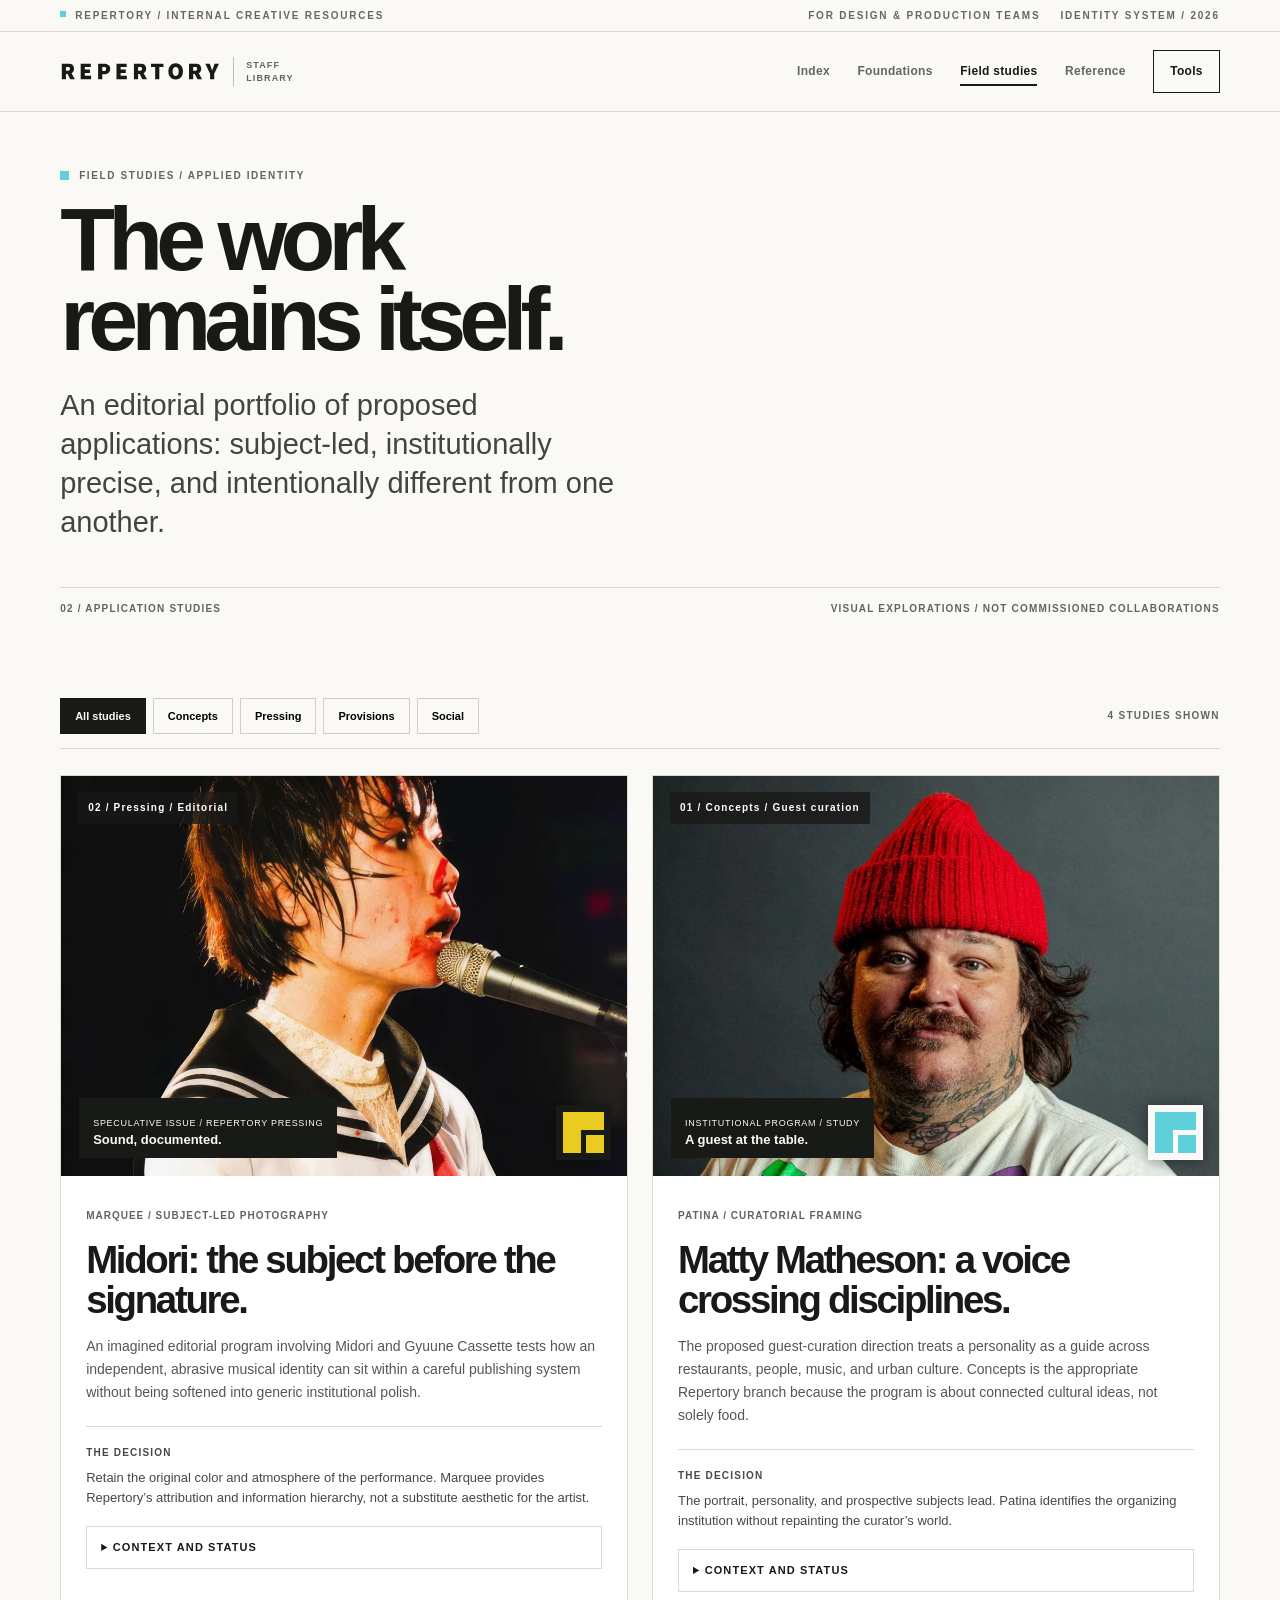
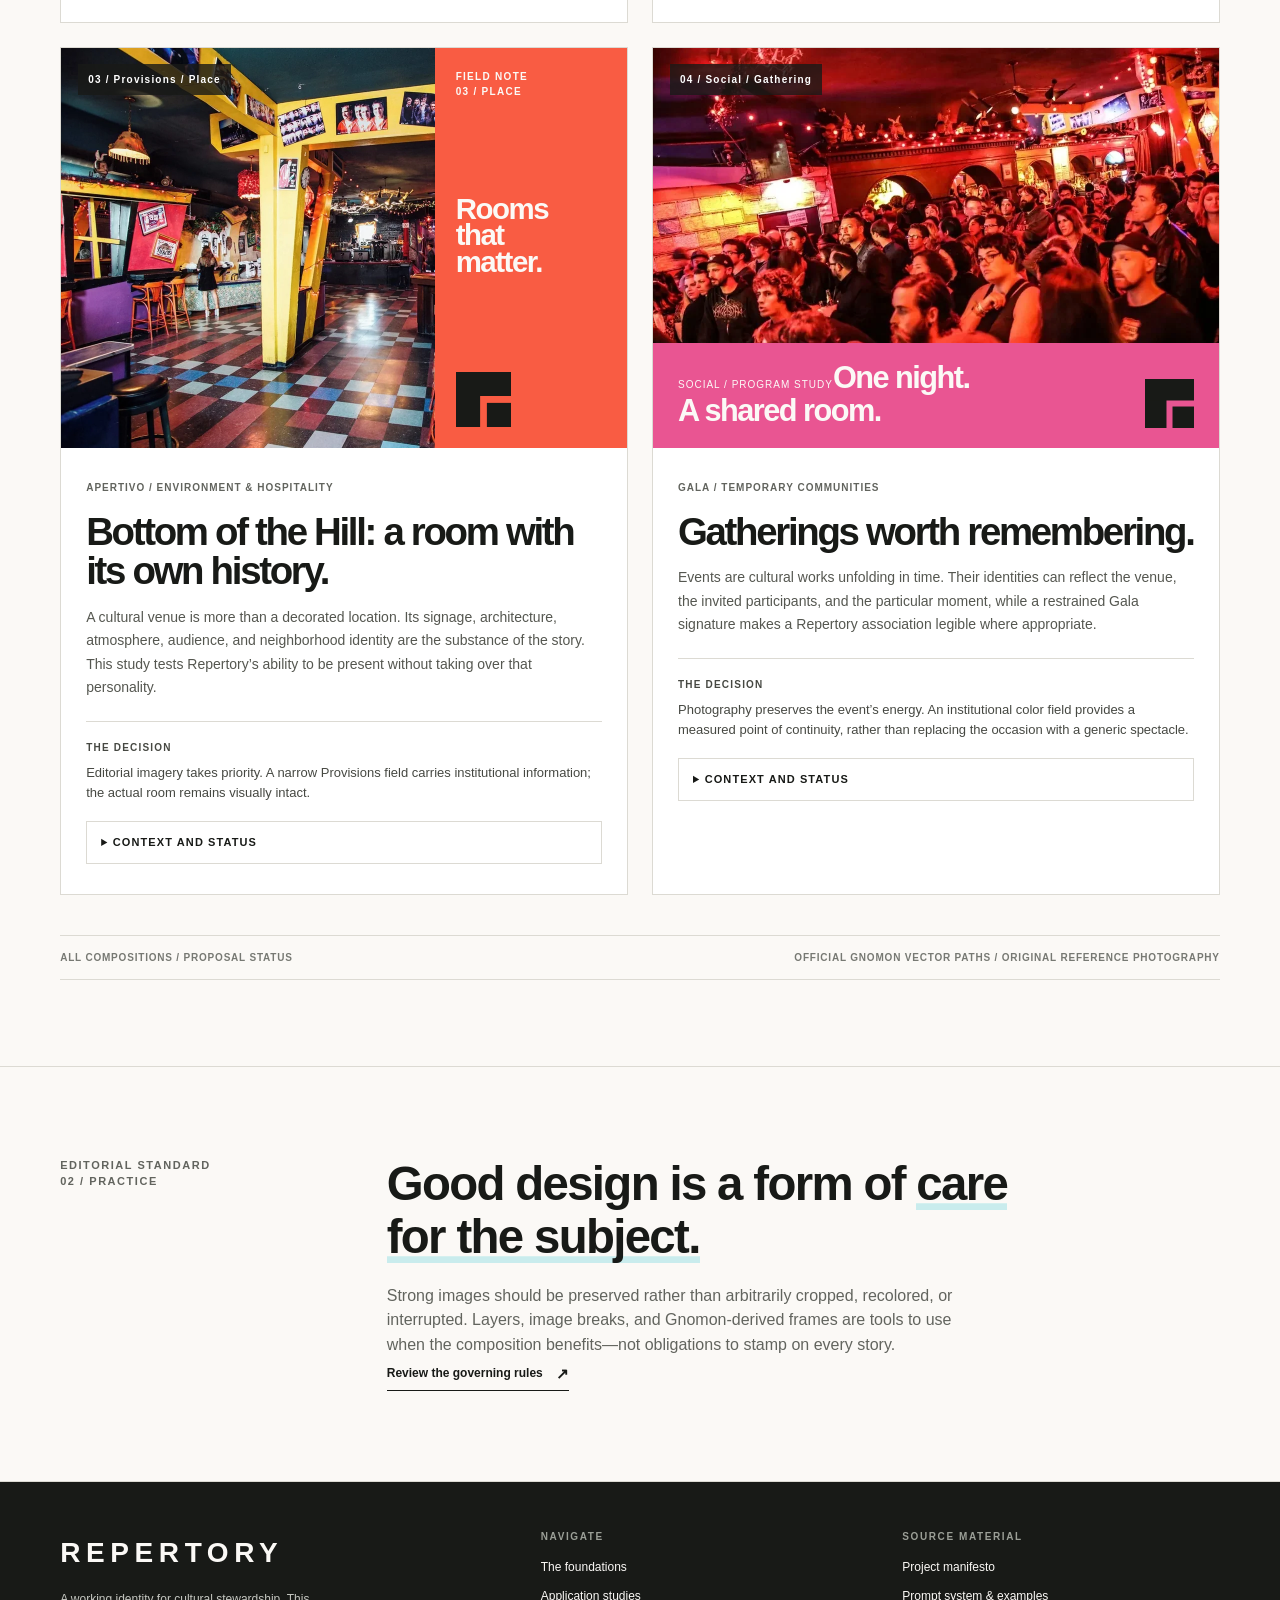
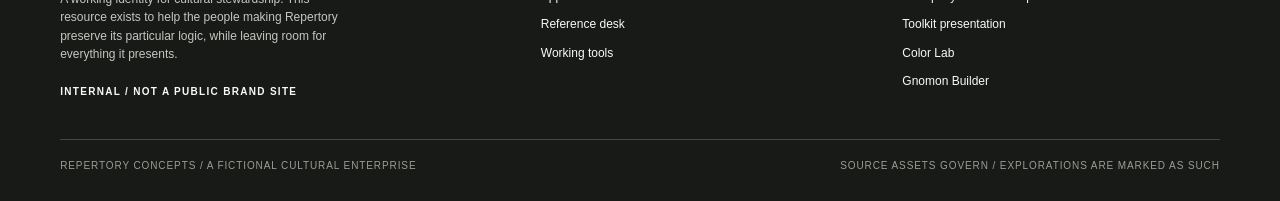
<file: studies.html>
<!doctype html><html lang="en"><head><meta charset="utf-8"/><meta name="viewport" content="width=device-width,initial-scale=1"/><meta name="robots" content="noindex,nofollow"/><meta name="color-scheme" content="light"/><meta name="theme-color" content="#FBF9F6"/><meta name="description" content="Repertory application studies for independent music, curators, venues and social programs, clearly identified as conceptual work."/><title>Field studies — Repertory / Staff Library</title><link rel="icon" type="image/svg+xml" href="assets/marks/concepts-light-icon.svg"/><link rel="stylesheet" href="assets/css/site.css"/><script src="assets/js/site.js" defer></script></head><body><div class="utility"><div class="container"><span><i class="dot"></i>Repertory / Internal creative resources</span><span class="external">For design &amp; production teams <span>Identity system / 2026</span></span></div></div>
<header class="site-header"><div class="container"><a class="wordmark" href="index.html" aria-label="Repertory internal toolkit index"><img src="assets/marks/repertory-wordmark.svg" alt="Repertory"/><span class="mini"></span><span class="small">Staff<br/>Library</span></a><button type="button" id="menuToggle" class="menu-toggle" aria-expanded="false" aria-controls="primaryNav">Menu</button><nav class="nav" id="primaryNav" aria-label="Primary navigation"><a href="index.html">Index</a><a href="foundations.html">Foundations</a><a href="studies.html" aria-current="page">Field studies</a><a href="reference.html">Reference</a><a href="tools.html" class="nav-tools">Tools</a></nav></div></header><main id="main">
<section class="page-intro"><div class="container"><div class="eyebrow"><span class="mini-square"></span>Field studies / Applied identity</div><h1>The work remains itself.</h1><p class="lede">An editorial portfolio of proposed applications: subject-led, institutionally precise, and intentionally different from one another.</p><div class="index-block"><span>02 / Application studies</span><span>Visual explorations / Not commissioned collaborations</span></div></div></section>
<section class="reference-area" style="padding-top:26px"><div class="container"><div class="study-index"><div class="filter-row" aria-label="Filter application studies"><button class="filter active" type="button" data-case-filter="all" aria-pressed="true">All studies</button><button class="filter" type="button" data-case-filter="concepts" aria-pressed="false">Concepts</button><button class="filter" type="button" data-case-filter="pressing" aria-pressed="false">Pressing</button><button class="filter" type="button" data-case-filter="provisions" aria-pressed="false">Provisions</button><button class="filter" type="button" data-case-filter="social" aria-pressed="false">Social</button></div><span class="small-caps muted" id="caseCount">4 studies shown</span></div><div class="case-grid">
<article class="case-card" data-case-branch="pressing"><div class="case-art press"><img src="assets/img/pressing-performance.webp" alt="Midori performance image retaining the artist's original visual intensity" loading="lazy"/><span class="case-number">02 / Pressing / Editorial</span><div class="case-fig"><small>Speculative issue / Repertory Pressing</small><b>Sound, documented.</b></div><img class="case-brand" src="assets/marks/pressing-dark-icon.svg" alt=""/></div><div class="case-body"><span class="case-caption">Marquee / Subject-led photography</span><h2>Midori: the subject before the signature.</h2><p>An imagined editorial program involving Midori and Gyuune Cassette tests how an independent, abrasive musical identity can sit within a careful publishing system without being softened into generic institutional polish.</p><div class="case-insight"><strong>The decision</strong>Retain the original color and atmosphere of the performance. Marquee provides Repertory’s attribution and information hierarchy, not a substitute aesthetic for the artist.</div><details><summary>Context and status</summary><p>Fictional collaboration and restoration concepts, not an announced label relationship or a completed 4K concert restoration. Photography is a design-study reference.</p></details></div></article>
<article class="case-card" data-case-branch="concepts"><div class="case-art concepts"><img src="assets/img/concepts-curator.webp" alt="Photographic portrait of a chef for a proposed cross-disciplinary guest-curation program" loading="lazy"/><span class="case-number">01 / Concepts / Guest curation</span><div class="case-fig"><small>Institutional program / Study</small><b>A guest at the table.</b></div><img class="case-brand" src="assets/marks/concepts-light-icon.svg" alt=""/></div><div class="case-body"><span class="case-caption">Patina / Curatorial framing</span><h2>Matty Matheson: a voice crossing disciplines.</h2><p>The proposed guest-curation direction treats a personality as a guide across restaurants, people, music, and urban culture. Concepts is the appropriate Repertory branch because the program is about connected cultural ideas, not solely food.</p><div class="case-insight"><strong>The decision</strong>The portrait, personality, and prospective subjects lead. Patina identifies the organizing institution without repainting the curator’s world.</div><details><summary>Context and status</summary><p>A creative scenario only. No endorsement, interview commission, partnership, or Chicago restaurant tour is represented as real.</p></details></div></article>
<article class="case-card" data-case-branch="provisions"><div class="case-art venue-art"><img src="assets/img/venue-interior.webp" alt="Photograph showing the existing visual character of the Bottom of the Hill interior" loading="lazy"/><span class="case-number">03 / Provisions / Place</span><div class="venue-folio"><span class="small-caps">Field Note<br/>03 / Place</span><b>Rooms<br/>that<br/>matter.</b><img src="assets/marks/provisions-midtone-icon.svg" alt=""/></div></div><div class="case-body"><span class="case-caption">Apertivo / Environment &amp; hospitality</span><h2>Bottom of the Hill: a room with its own history.</h2><p>A cultural venue is more than a decorated location. Its signage, architecture, atmosphere, audience, and neighborhood identity are the substance of the story. This study tests Repertory’s ability to be present without taking over that personality.</p><div class="case-insight"><strong>The decision</strong>Editorial imagery takes priority. A narrow Provisions field carries institutional information; the actual room remains visually intact.</div><details><summary>Context and status</summary><p>Reference photography, not a record of ownership, renovation, collaboration, or an authorized rebrand of the venue.</p></details></div></article>
<article class="case-card" data-case-branch="social"><div class="case-art social-art"><img src="assets/img/venue-people.webp" alt="Crowded live music gathering used as a reference for a speculative events program" loading="lazy"/><span class="case-number">04 / Social / Gathering</span><div class="social-panel"><div><small>Social / Program study</small><b>One night.<br/>A shared room.</b></div><img src="assets/marks/social-midtone-icon.svg" alt=""/></div></div><div class="case-body"><span class="case-caption">Gala / Temporary communities</span><h2>Gatherings worth remembering.</h2><p>Events are cultural works unfolding in time. Their identities can reflect the venue, the invited participants, and the particular moment, while a restrained Gala signature makes a Repertory association legible where appropriate.</p><div class="case-insight"><strong>The decision</strong>Photography preserves the event’s energy. An institutional color field provides a measured point of continuity, rather than replacing the occasion with a generic spectacle.</div><details><summary>Context and status</summary><p>An illustration of how the Social branch might present an event. The photograph does not imply that the event was presented by Repertory.</p></details></div></article>
</div><div class="meta-strip" style="margin-top:40px"><span>All compositions / Proposal status</span><span>Official Gnomon vector paths / Original reference photography</span></div></div></section>
<section class="home-statement" style="margin-top:10px"><div class="container"><div class="home-statement-inner"><aside>Editorial standard<br/>02 / Practice</aside><div><blockquote class="quote">Good design is a form of <em>care for the subject.</em></blockquote><p>Strong images should be preserved rather than arbitrarily cropped, recolored, or interrupted. Layers, image breaks, and Gnomon-derived frames are tools to use when the composition benefits—not obligations to stamp on every story.</p><a class="cta-link" href="foundations.html">Review the governing rules</a></div></div></div></section>
</main><footer class="footer"><div class="container"><div class="footer-grid"><div class="footer-first"><div class="footer-brand">REPERTORY</div><p>A working identity for cultural stewardship. This resource exists to help the people making Repertory preserve its particular logic, while leaving room for everything it presents.</p><span class="small-caps">Internal / Not a public brand site</span></div><div><h4>Navigate</h4><a href="foundations.html">The foundations</a><a href="studies.html">Application studies</a><a href="reference.html">Reference desk</a><a href="tools.html">Working tools</a></div><div><h4>Source material</h4><a href="docs/repertory-manifesto.pdf" target="_blank" rel="noopener">Project manifesto</a><a href="docs/repertory-prompt-system.pdf" target="_blank" rel="noopener">Prompt system &amp; examples</a><a href="docs/repertory-toolkit.pdf" target="_blank" rel="noopener">Toolkit presentation</a><a href="tools/color-lab.html">Color Lab</a><a href="tools/gnomon-builder.html">Gnomon Builder</a></div></div><div class="footer-bottom"><span>Repertory Concepts / A fictional cultural enterprise</span><span>Source assets govern / Explorations are marked as such</span></div></div></footer></body></html>
</file>
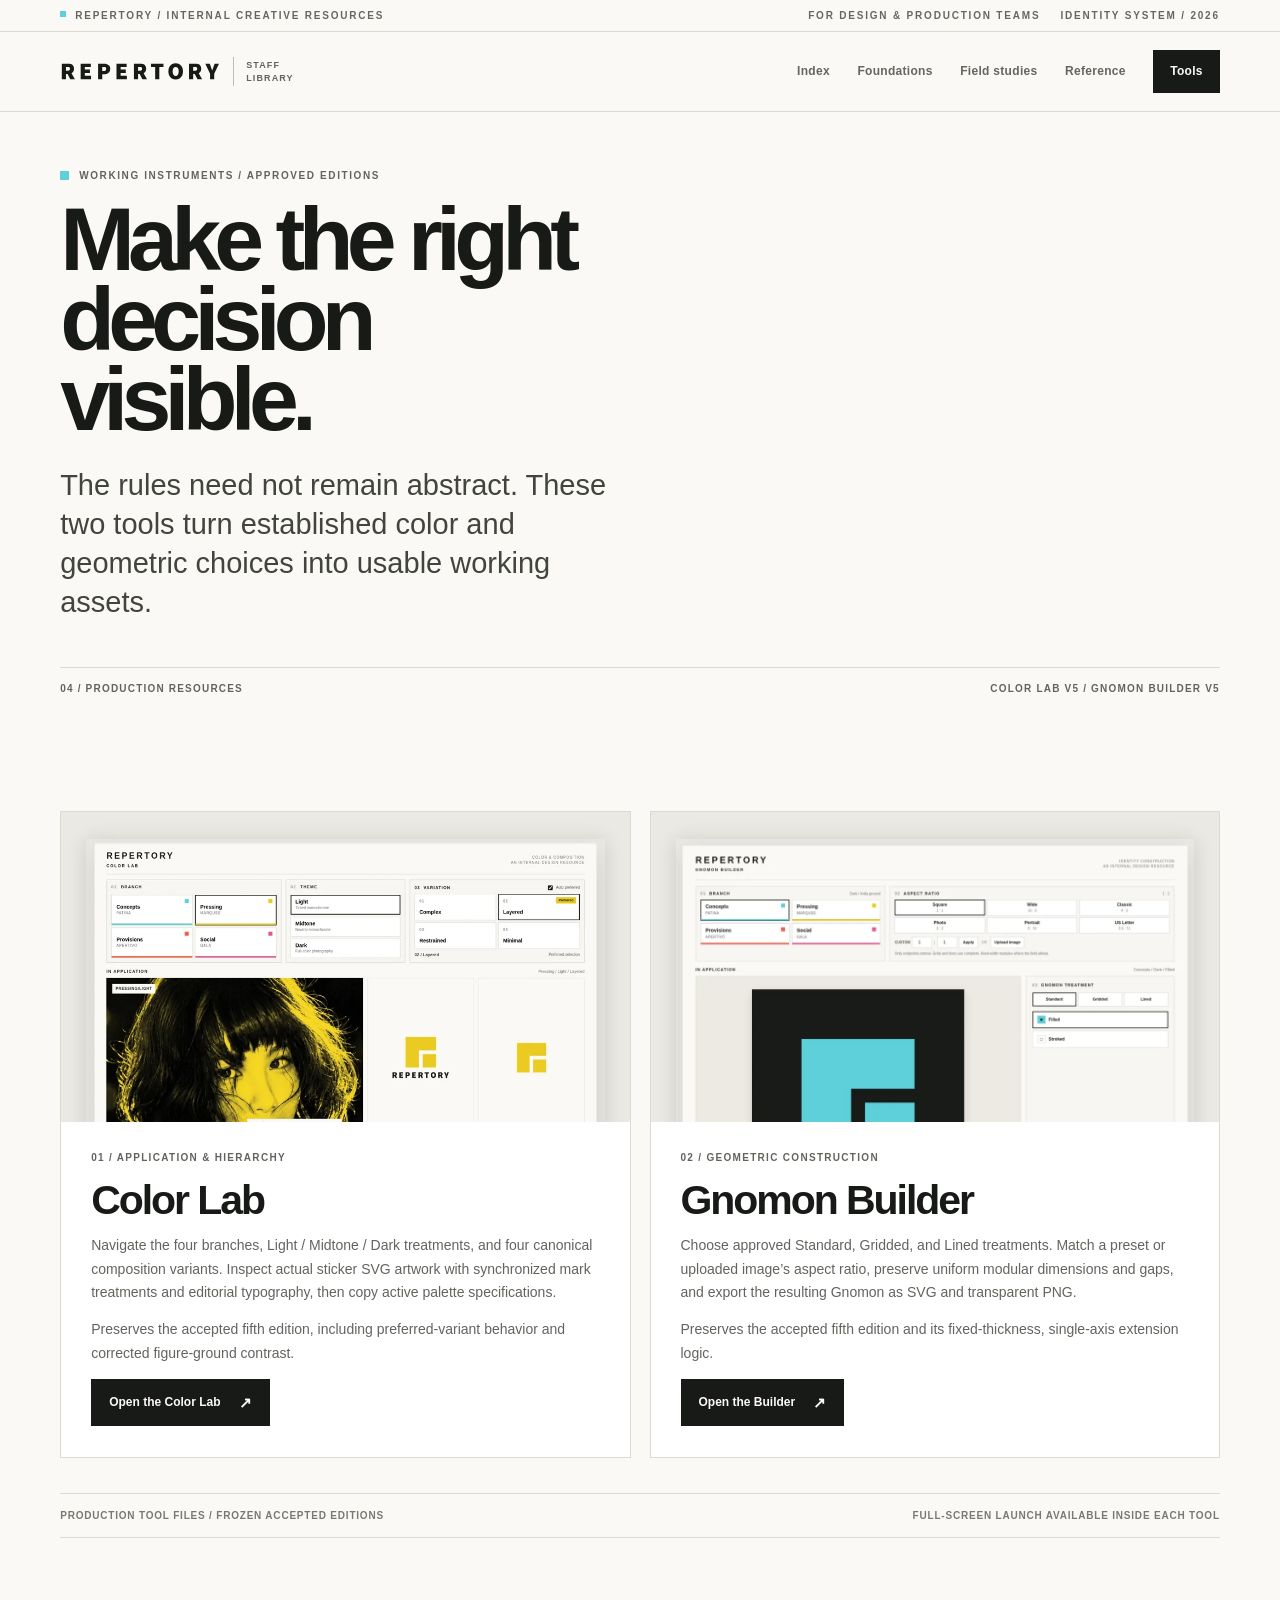
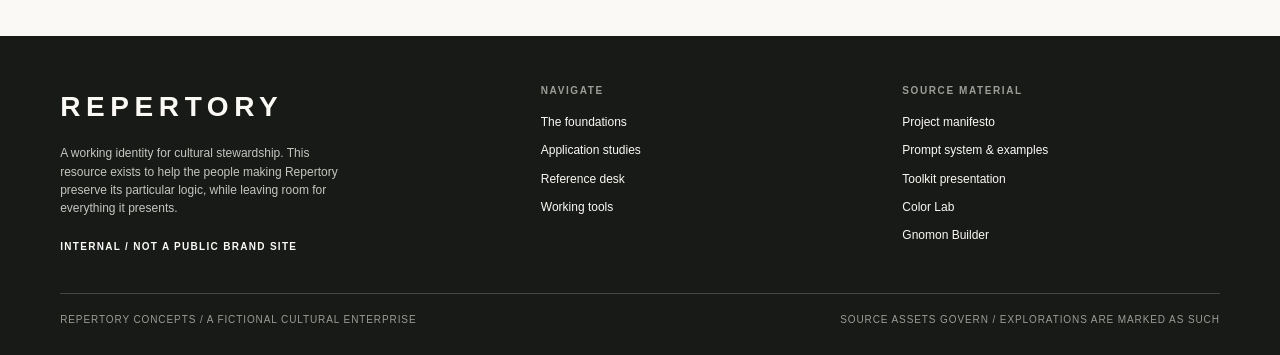
<file: tools.html>
<!doctype html><html lang="en"><head><meta charset="utf-8"/><meta name="viewport" content="width=device-width,initial-scale=1"/><meta name="robots" content="noindex,nofollow"/><meta name="color-scheme" content="light"/><meta name="theme-color" content="#FBF9F6"/><meta name="description" content="Launch the definitive Repertory Color Lab v5 and Gnomon Builder v5 from one internal staff portal."/><title>Working tools — Repertory / Staff Library</title><link rel="icon" type="image/svg+xml" href="assets/marks/concepts-light-icon.svg"/><link rel="stylesheet" href="assets/css/site.css"/><script src="assets/js/site.js" defer></script></head><body><div class="utility"><div class="container"><span><i class="dot"></i>Repertory / Internal creative resources</span><span class="external">For design &amp; production teams <span>Identity system / 2026</span></span></div></div>
<header class="site-header"><div class="container"><a class="wordmark" href="index.html" aria-label="Repertory internal toolkit index"><img src="assets/marks/repertory-wordmark.svg" alt="Repertory"/><span class="mini"></span><span class="small">Staff<br/>Library</span></a><button type="button" id="menuToggle" class="menu-toggle" aria-expanded="false" aria-controls="primaryNav">Menu</button><nav class="nav" id="primaryNav" aria-label="Primary navigation"><a href="index.html">Index</a><a href="foundations.html">Foundations</a><a href="studies.html">Field studies</a><a href="reference.html">Reference</a><a href="tools.html" aria-current="page" class="nav-tools">Tools</a></nav></div></header><main id="main">
<section class="page-intro"><div class="container"><div class="eyebrow"><span class="mini-square"></span>Working instruments / Approved editions</div><h1>Make the right decision visible.</h1><p class="lede">The rules need not remain abstract. These two tools turn established color and geometric choices into usable working assets.</p><div class="index-block"><span>04 / Production resources</span><span>Color Lab v5 / Gnomon Builder v5</span></div></div></section>
<section class="tool-hub"><div class="container"><div class="tool-hub-grid"><article class="hub-card"><div class="img"><img src="assets/img/color-lab-preview.webp" alt="Color Lab v5 in its accepted compact configuration"/></div><div class="text"><span class="small-caps muted">01 / Application &amp; hierarchy</span><h2>Color Lab</h2><p>Navigate the four branches, Light / Midtone / Dark treatments, and four canonical composition variants. Inspect actual sticker SVG artwork with synchronized mark treatments and editorial typography, then copy active palette specifications.</p><p class="micro">Preserves the accepted fifth edition, including preferred-variant behavior and corrected figure-ground contrast.</p><div class="link-row" style="margin-top:auto"><a class="button-dark" href="tools/color-lab.html">Open the Color Lab</a></div></div></article><article class="hub-card"><div class="img"><img src="assets/img/gnomon-builder-preview.webp" alt="Gnomon Builder v5 layout with live geometry controls"/></div><div class="text"><span class="small-caps muted">02 / Geometric construction</span><h2>Gnomon Builder</h2><p>Choose approved Standard, Gridded, and Lined treatments. Match a preset or uploaded image’s aspect ratio, preserve uniform modular dimensions and gaps, and export the resulting Gnomon as SVG and transparent PNG.</p><p class="micro">Preserves the accepted fifth edition and its fixed-thickness, single-axis extension logic.</p><div class="link-row" style="margin-top:auto"><a class="button-dark" href="tools/gnomon-builder.html">Open the Builder</a></div></div></article></div><div class="meta-strip" style="margin-top:35px"><span>Production tool files / Frozen accepted editions</span><span>Full-screen launch available inside each tool</span></div></div></section>
</main><footer class="footer"><div class="container"><div class="footer-grid"><div class="footer-first"><div class="footer-brand">REPERTORY</div><p>A working identity for cultural stewardship. This resource exists to help the people making Repertory preserve its particular logic, while leaving room for everything it presents.</p><span class="small-caps">Internal / Not a public brand site</span></div><div><h4>Navigate</h4><a href="foundations.html">The foundations</a><a href="studies.html">Application studies</a><a href="reference.html">Reference desk</a><a href="tools.html">Working tools</a></div><div><h4>Source material</h4><a href="docs/repertory-manifesto.pdf" target="_blank" rel="noopener">Project manifesto</a><a href="docs/repertory-prompt-system.pdf" target="_blank" rel="noopener">Prompt system &amp; examples</a><a href="docs/repertory-toolkit.pdf" target="_blank" rel="noopener">Toolkit presentation</a><a href="tools/color-lab.html">Color Lab</a><a href="tools/gnomon-builder.html">Gnomon Builder</a></div></div><div class="footer-bottom"><span>Repertory Concepts / A fictional cultural enterprise</span><span>Source assets govern / Explorations are marked as such</span></div></div></footer></body></html>
</file>
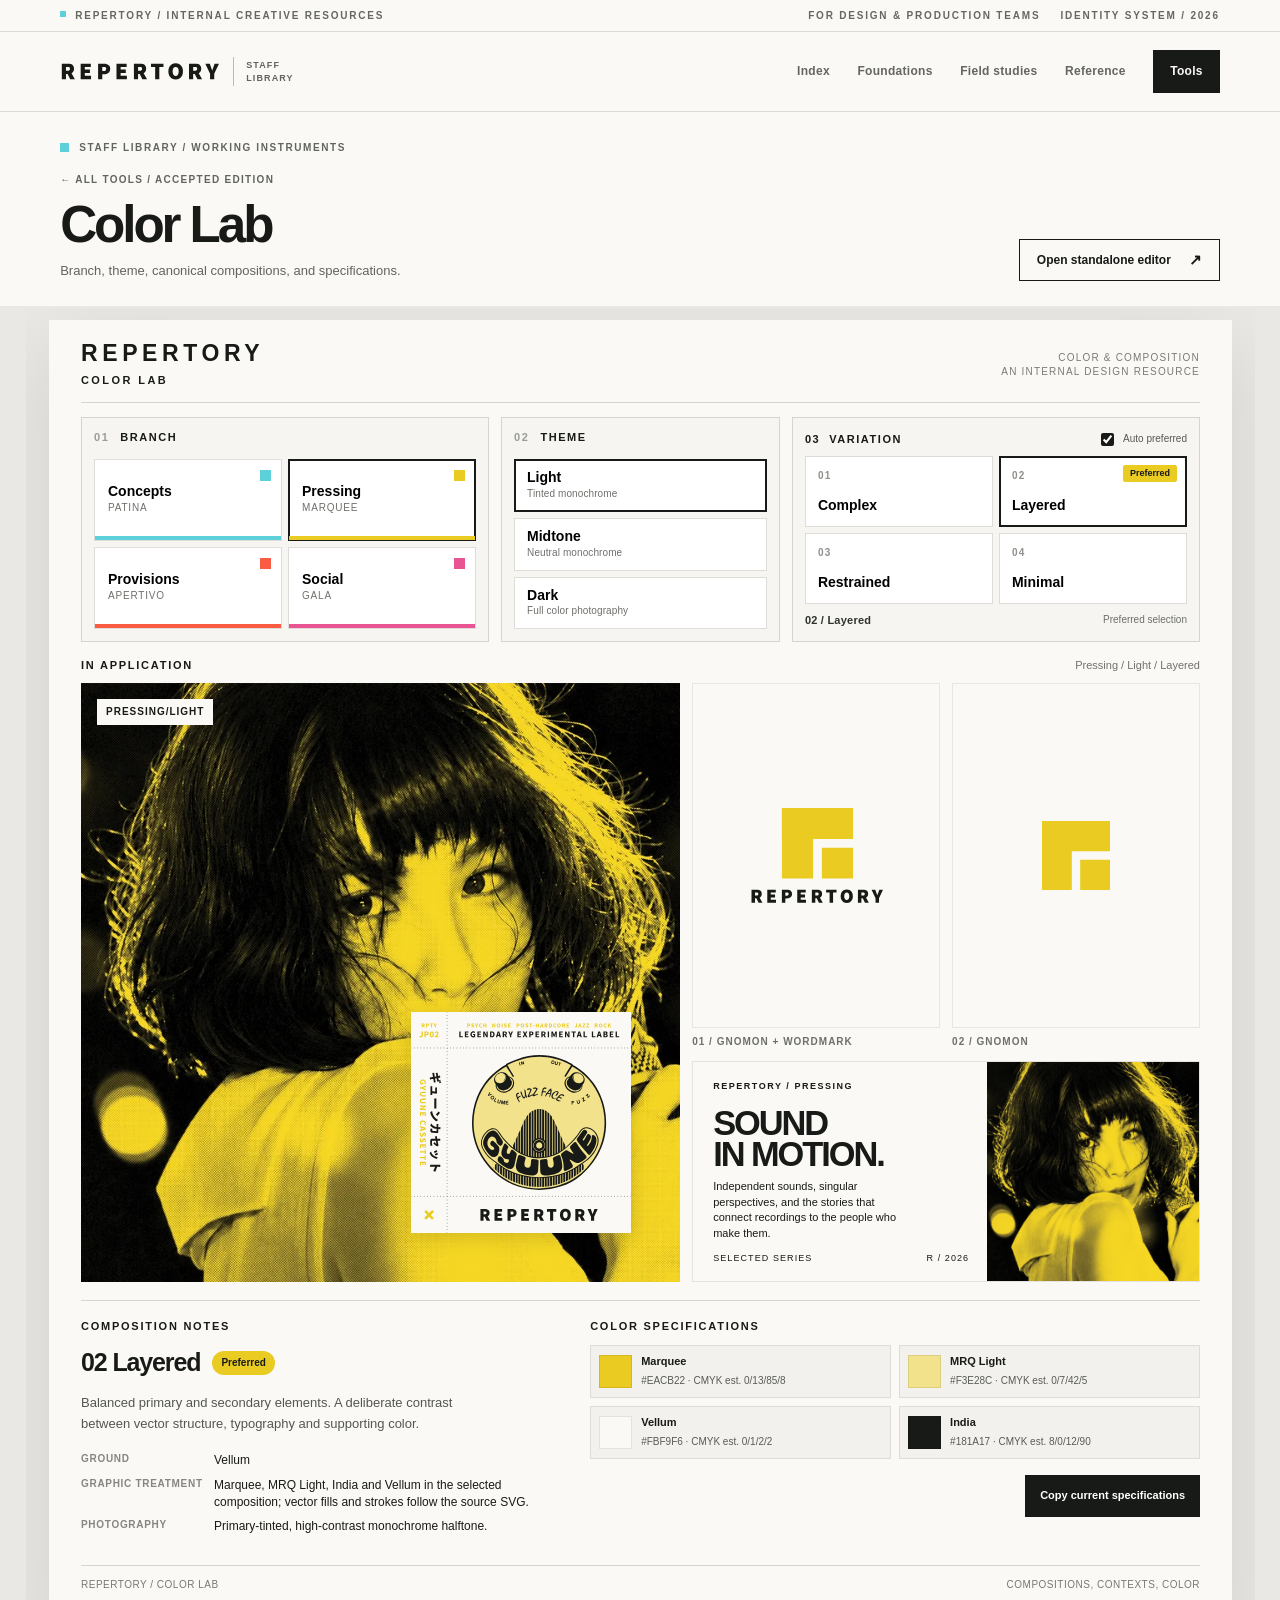
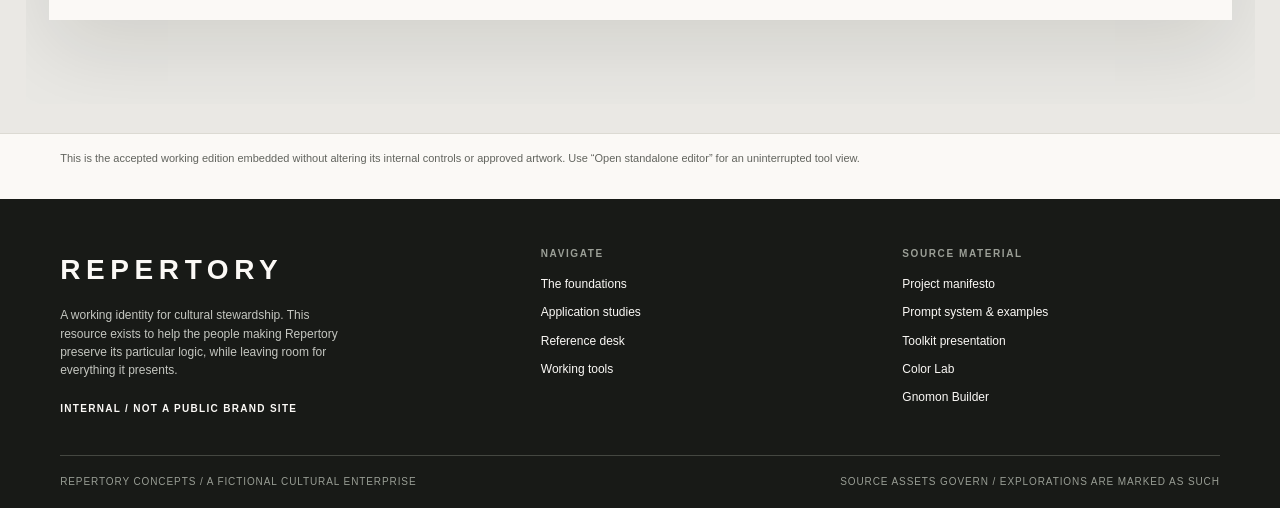
<file: tools/color-lab.html>
<!doctype html><html lang="en"><head><meta charset="utf-8"/><meta name="viewport" content="width=device-width,initial-scale=1"/><meta name="robots" content="noindex,nofollow"/><meta name="color-scheme" content="light"/><meta name="theme-color" content="#FBF9F6"/><meta name="description" content="Original accepted Repertory Color Lab running inside the staff toolkit."/><title>Color Lab — Repertory / Staff Library</title><link rel="icon" type="image/svg+xml" href="../assets/marks/concepts-light-icon.svg"/><link rel="stylesheet" href="../assets/css/site.css"/><script src="../assets/js/site.js" defer></script></head><body><div class="utility"><div class="container"><span><i class="dot"></i>Repertory / Internal creative resources</span><span class="external">For design &amp; production teams <span>Identity system / 2026</span></span></div></div>
<header class="site-header"><div class="container"><a class="wordmark" href="../index.html" aria-label="Repertory internal toolkit index"><img src="../assets/marks/repertory-wordmark.svg" alt="Repertory"/><span class="mini"></span><span class="small">Staff<br/>Library</span></a><button type="button" id="menuToggle" class="menu-toggle" aria-expanded="false" aria-controls="primaryNav">Menu</button><nav class="nav" id="primaryNav" aria-label="Primary navigation"><a href="../index.html">Index</a><a href="../foundations.html">Foundations</a><a href="../studies.html">Field studies</a><a href="../reference.html">Reference</a><a href="../tools.html" aria-current="page" class="nav-tools">Tools</a></nav></div></header><main id="main"><section class="tool-detail-intro"><div class="container"><div class="eyebrow"><span class="mini-square"></span>Staff library / Working instruments</div><div class="head"><div><div class="small-caps muted"><a href="../tools.html">← All tools</a> / Accepted edition</div><h1>Color Lab</h1><p>Branch, theme, canonical compositions, and specifications.</p></div><a class="button-outline" href="engines/color-lab-v5.html" target="_blank" rel="noopener">Open standalone editor</a></div></div></section><section class="tool-frame-wrap"><div class="container" style="width:min(1560px,100%);padding:0 clamp(8px,2vw,26px)"><iframe class="tool-frame" src="engines/color-lab-v5.html" title="Repertory Color Lab live editor" data-tool-embed loading="eager"></iframe></div></section><section class="tool-foot"><div class="container">This is the accepted working edition embedded without altering its internal controls or approved artwork. Use “Open standalone editor” for an uninterrupted tool view.</div></section></main><footer class="footer"><div class="container"><div class="footer-grid"><div class="footer-first"><div class="footer-brand">REPERTORY</div><p>A working identity for cultural stewardship. This resource exists to help the people making Repertory preserve its particular logic, while leaving room for everything it presents.</p><span class="small-caps">Internal / Not a public brand site</span></div><div><h4>Navigate</h4><a href="../foundations.html">The foundations</a><a href="../studies.html">Application studies</a><a href="../reference.html">Reference desk</a><a href="../tools.html">Working tools</a></div><div><h4>Source material</h4><a href="../docs/repertory-manifesto.pdf" target="_blank" rel="noopener">Project manifesto</a><a href="../docs/repertory-prompt-system.pdf" target="_blank" rel="noopener">Prompt system &amp; examples</a><a href="../docs/repertory-toolkit.pdf" target="_blank" rel="noopener">Toolkit presentation</a><a href="../tools/color-lab.html">Color Lab</a><a href="../tools/gnomon-builder.html">Gnomon Builder</a></div></div><div class="footer-bottom"><span>Repertory Concepts / A fictional cultural enterprise</span><span>Source assets govern / Explorations are marked as such</span></div></div></footer></body></html>
</file>
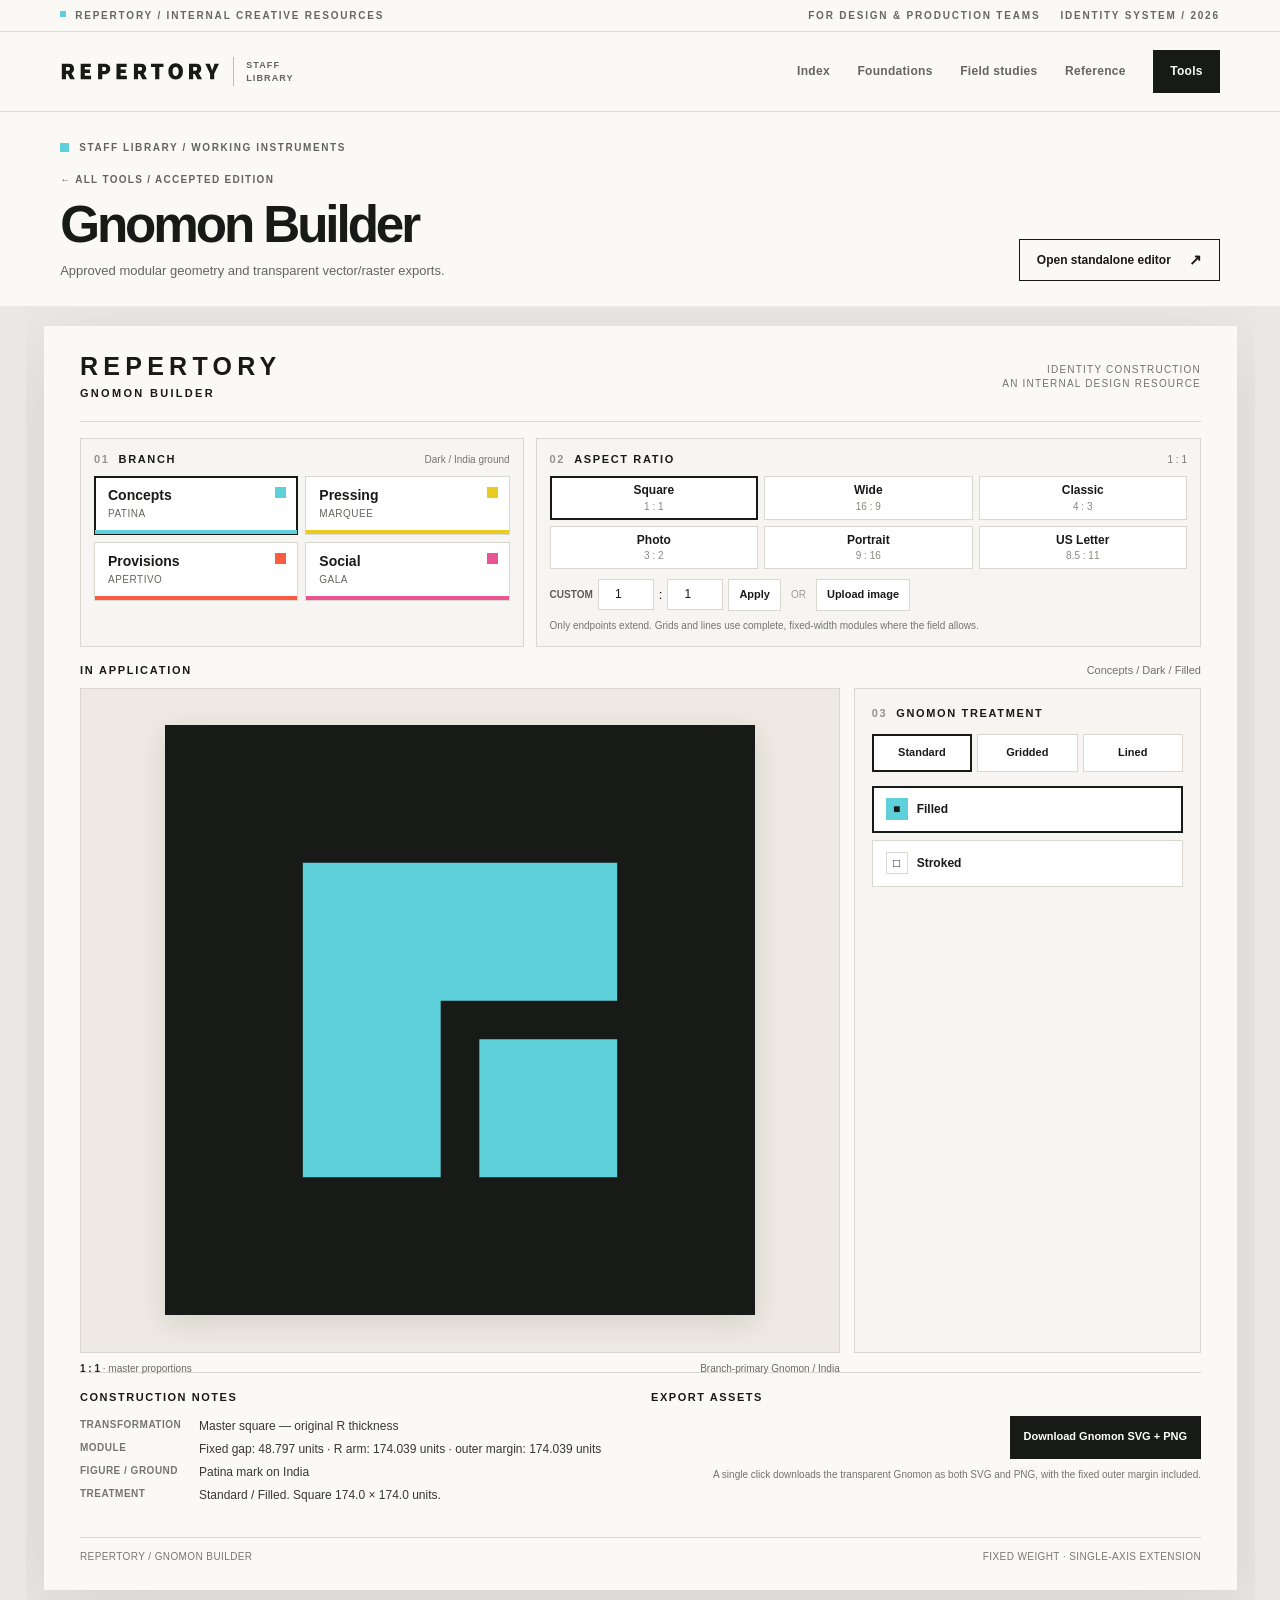
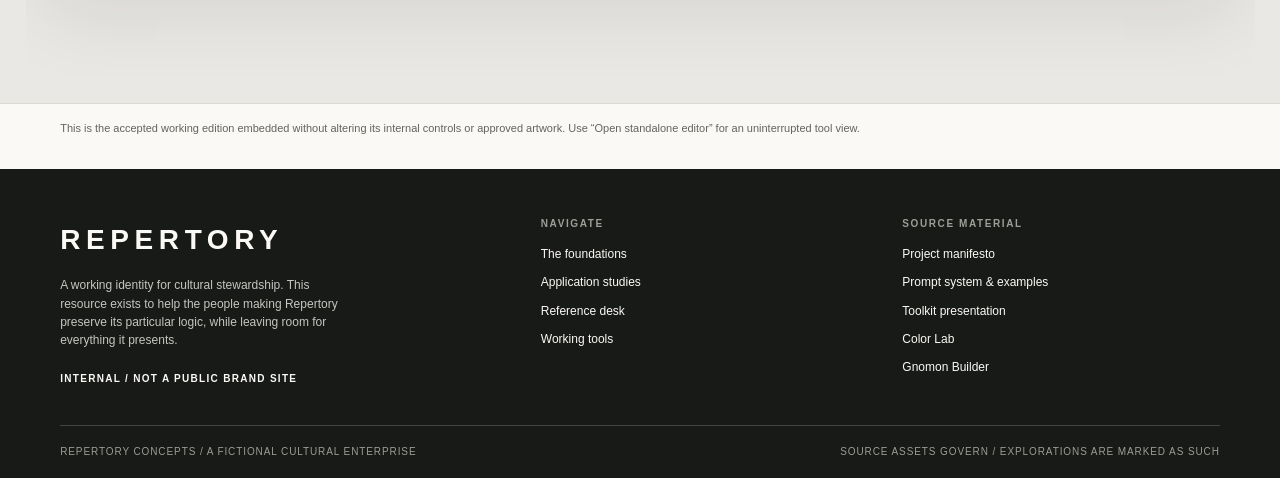
<file: tools/gnomon-builder.html>
<!doctype html><html lang="en"><head><meta charset="utf-8"/><meta name="viewport" content="width=device-width,initial-scale=1"/><meta name="robots" content="noindex,nofollow"/><meta name="color-scheme" content="light"/><meta name="theme-color" content="#FBF9F6"/><meta name="description" content="Original accepted Repertory Gnomon Builder running inside the staff toolkit."/><title>Gnomon Builder — Repertory / Staff Library</title><link rel="icon" type="image/svg+xml" href="../assets/marks/concepts-light-icon.svg"/><link rel="stylesheet" href="../assets/css/site.css"/><script src="../assets/js/site.js" defer></script></head><body><div class="utility"><div class="container"><span><i class="dot"></i>Repertory / Internal creative resources</span><span class="external">For design &amp; production teams <span>Identity system / 2026</span></span></div></div>
<header class="site-header"><div class="container"><a class="wordmark" href="../index.html" aria-label="Repertory internal toolkit index"><img src="../assets/marks/repertory-wordmark.svg" alt="Repertory"/><span class="mini"></span><span class="small">Staff<br/>Library</span></a><button type="button" id="menuToggle" class="menu-toggle" aria-expanded="false" aria-controls="primaryNav">Menu</button><nav class="nav" id="primaryNav" aria-label="Primary navigation"><a href="../index.html">Index</a><a href="../foundations.html">Foundations</a><a href="../studies.html">Field studies</a><a href="../reference.html">Reference</a><a href="../tools.html" aria-current="page" class="nav-tools">Tools</a></nav></div></header><main id="main"><section class="tool-detail-intro"><div class="container"><div class="eyebrow"><span class="mini-square"></span>Staff library / Working instruments</div><div class="head"><div><div class="small-caps muted"><a href="../tools.html">← All tools</a> / Accepted edition</div><h1>Gnomon Builder</h1><p>Approved modular geometry and transparent vector/raster exports.</p></div><a class="button-outline" href="engines/gnomon-builder-v5.html" target="_blank" rel="noopener">Open standalone editor</a></div></div></section><section class="tool-frame-wrap"><div class="container" style="width:min(1560px,100%);padding:0 clamp(8px,2vw,26px)"><iframe class="tool-frame" src="engines/gnomon-builder-v5.html" title="Repertory Gnomon Builder live editor" data-tool-embed loading="eager"></iframe></div></section><section class="tool-foot"><div class="container">This is the accepted working edition embedded without altering its internal controls or approved artwork. Use “Open standalone editor” for an uninterrupted tool view.</div></section></main><footer class="footer"><div class="container"><div class="footer-grid"><div class="footer-first"><div class="footer-brand">REPERTORY</div><p>A working identity for cultural stewardship. This resource exists to help the people making Repertory preserve its particular logic, while leaving room for everything it presents.</p><span class="small-caps">Internal / Not a public brand site</span></div><div><h4>Navigate</h4><a href="../foundations.html">The foundations</a><a href="../studies.html">Application studies</a><a href="../reference.html">Reference desk</a><a href="../tools.html">Working tools</a></div><div><h4>Source material</h4><a href="../docs/repertory-manifesto.pdf" target="_blank" rel="noopener">Project manifesto</a><a href="../docs/repertory-prompt-system.pdf" target="_blank" rel="noopener">Prompt system &amp; examples</a><a href="../docs/repertory-toolkit.pdf" target="_blank" rel="noopener">Toolkit presentation</a><a href="../tools/color-lab.html">Color Lab</a><a href="../tools/gnomon-builder.html">Gnomon Builder</a></div></div><div class="footer-bottom"><span>Repertory Concepts / A fictional cultural enterprise</span><span>Source assets govern / Explorations are marked as such</span></div></div></footer></body></html>
</file>
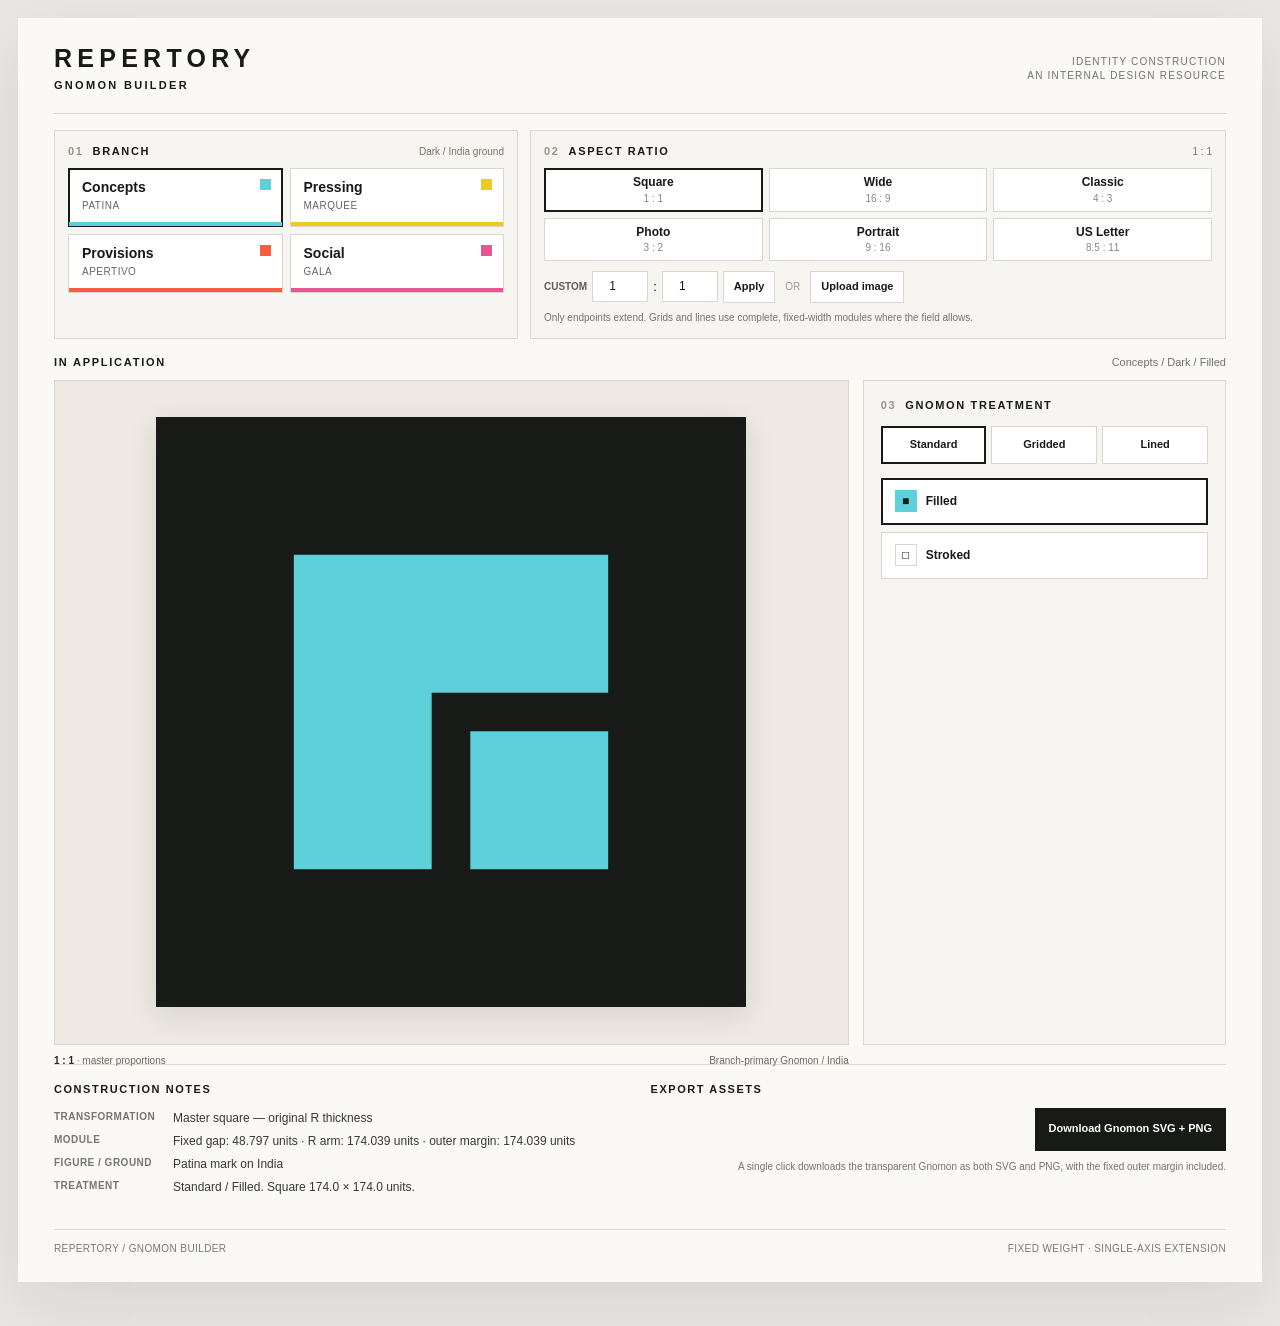
<file: tools/engines/gnomon-builder-v5.html>
<!doctype html><html lang="en"><head><meta charset="utf-8"><meta name="viewport" content="width=device-width,initial-scale=1"><title>Repertory / Gnomon Builder</title><style>
:root{--paper:#fbf9f6;--ink:#181a17;--edge:#d9d7d0;--sub:#696b66;--branch:#5dd0d9;--field:#f7f5f1}
*{box-sizing:border-box}html{min-width:320px}body{margin:0;background:#e9e8e4;color:var(--ink);font:13px/1.42 "Source Sans Pro","Helvetica Neue",Arial,sans-serif;-webkit-font-smoothing:antialiased}
button,input{font:inherit}button{cursor:pointer;border:1px solid var(--edge);color:inherit;background:#fff}button:focus-visible,input:focus-visible,.dropzone:focus-visible{outline:3px solid #397fb2;outline-offset:2px}button:disabled{opacity:.5;cursor:default}
.shell{width:min(1500px,calc(100% - 36px));margin:18px auto 44px;padding:27px 36px 26px;background:var(--paper);box-shadow:0 23px 75px #181a1718}.mast{display:flex;justify-content:space-between;align-items:center;gap:16px;padding-bottom:19px;border-bottom:1px solid var(--edge)}.mast strong{display:block;font-size:25px;letter-spacing:.21em;line-height:1.05;font-weight:900}.mast small{display:block;font-weight:800;font-size:11px;letter-spacing:.21em;margin-top:7px}.mast .right{text-align:right;font-size:10px;letter-spacing:.12em;text-transform:uppercase;color:#71736c}
.sec-title{display:flex;justify-content:space-between;align-items:center;gap:8px;margin:0 0 9px}.sec-title h2{font-size:11px;text-transform:uppercase;letter-spacing:.15em;font-weight:850;margin:0}.sec-title .num{margin-right:9px;color:#92948d}.sec-title small{font-size:10px;color:#74766f}.control-row{display:grid;grid-template-columns:1fr 1.5fr;gap:12px;align-items:stretch;margin-top:16px}.panel,.construction,.toolcard{padding:13px;background:var(--field);border:1px solid var(--edge);min-width:0}
.branch-grid{display:grid;grid-template-columns:1fr 1fr;gap:7px}.branch{position:relative;min-height:59px;padding:9px 13px 12px;text-align:left}.branch::before{content:"";position:absolute;width:11px;height:11px;background:var(--sw);right:11px;top:10px}.branch::after{content:"";position:absolute;height:4px;background:var(--sw);left:0;right:0;bottom:0}.branch b{display:block;font-size:14px;line-height:1.1}.branch span{display:block;font-size:10px;color:#646660;margin-top:3px;letter-spacing:.05em;text-transform:uppercase}
.branch.active,.preset.active,.choice.active,.family-btn.active{outline:2px solid var(--ink);outline-offset:-2px;background:#fff}
.preset-grid{display:grid;grid-template-columns:repeat(3,minmax(0,1fr));gap:6px}.preset{min-height:42px;padding:5px 8px;font-size:12px;font-weight:800;white-space:nowrap}.preset small{display:block;font-size:10px;color:#868880;font-weight:450}.ratio-bottom{display:flex;align-items:center;flex-wrap:wrap;gap:10px;margin-top:10px;min-height:32px}.custom-ratio{display:flex;align-items:center;gap:5px;min-width:0}.custom-ratio label{font-size:10px;font-weight:800;color:#5b5d57;text-transform:uppercase;white-space:nowrap}.custom-ratio input{width:56px;min-width:0;padding:6px 5px;text-align:center;border:1px solid var(--edge);background:#fff;color:var(--ink);font-size:12px}.custom-ratio button,.image-shortcut{padding:6px 10px;font-weight:800;font-size:11px;min-height:32px}.or{color:#999b95;font-size:10px}.ratio-locked{opacity:.55;pointer-events:none}.ratio-note{font-size:10px;color:#73756e;min-height:14px;margin-top:8px}.ratio-note.warning{color:#a13026}
.construction{margin-top:13px}.construction-head{display:flex;gap:12px;align-items:center;justify-content:space-between;margin-bottom:9px}.construction-head .sec-title{margin:0}.families{display:flex;gap:6px}.family-btn{font-size:11px;font-weight:800;padding:8px 13px;min-width:85px}.choices{display:grid;grid-template-columns:repeat(4,minmax(0,1fr));gap:7px}.choices.standard{grid-template-columns:repeat(2,minmax(0,1fr))}.choices.gridded{grid-template-columns:repeat(3,minmax(0,1fr))}.choice{display:flex;align-items:center;justify-content:center;gap:9px;min-height:40px;padding:8px 10px;text-align:center;font-weight:750;font-size:12px}.choice .glyph{width:22px;height:22px;flex:none;display:grid;place-items:center;border:1px solid var(--edge);font-size:12px;line-height:1}.choice.active .glyph{background:var(--branch);border-color:var(--branch);color:#181a17}
.main-head{display:flex;justify-content:space-between;align-items:baseline;margin:19px 0 9px;gap:12px}.main-head h2{font-size:11px;letter-spacing:.16em;text-transform:uppercase;margin:0}.main-head span{font-size:11px;color:#6f716a;text-align:right}.workbench{display:grid;grid-template-columns:minmax(0,1.8fr) minmax(290px,.78fr);gap:14px;align-items:start}
.preview-outer{border:1px solid var(--edge);background:#eeeae3;display:flex;align-items:center;justify-content:center;padding:25px;min-height:350px;position:relative;overflow:hidden}.artboard{position:relative;width:min(100%,calc(590px * var(--aspect)));max-height:590px;aspect-ratio:var(--aspect);background:#181a17;overflow:hidden;box-shadow:0 8px 28px #12120c1c;user-select:none}.artboard canvas{position:absolute;inset:0;width:100%;height:100%;display:block}.artboard #markCanvas{pointer-events:none}.artboard:not(.on-photo) #photoCanvas{display:none}.preview-caption{display:flex;justify-content:space-between;gap:10px;margin-top:9px;color:#686a64;font-size:10px}.preview-caption b{color:#252722}
.tools{display:flex;flex-direction:column;gap:11px}.toolcard h3,.outputs h3{margin:0 0 10px;font-size:11px;text-transform:uppercase;letter-spacing:.14em;font-weight:850}.toolcard .help{color:#777971;font-size:11px;line-height:1.52;margin:10px 0 0}.dropzone{border:1px dashed #aeb0a7;background:#fff;display:flex;justify-content:center;align-items:center;flex-direction:column;text-align:center;padding:15px 8px;min-height:100px;cursor:pointer;gap:3px}.dropzone.dragover{border-color:var(--branch);outline:2px solid var(--branch)}.dropzone b{font-size:12px}.dropzone small{font-size:10px;color:#72746d}.uploaded{display:flex;justify-content:space-between;align-items:center;gap:9px;margin-top:10px}.uploaded .file-meta{min-width:0;color:#666963;font-size:10px;overflow:hidden;text-overflow:ellipsis;white-space:nowrap}.plain-btn{background:transparent;border:0;text-decoration:underline;text-underline-offset:2px;font-size:11px;padding:3px;color:#353632}.info-divider{height:1px;background:var(--edge);margin:14px 0}.process-mini{display:grid;grid-template-columns:92px 1fr;gap:6px;font-size:11px}.process-mini dt{font-weight:800;font-size:10px;color:#767871;text-transform:uppercase}.process-mini dd{margin:0}.status{color:#555750;font-size:11px;min-height:16px;margin-top:10px}.status.error{color:#a12e24}
.outputs{border-top:1px solid var(--edge);margin-top:19px;padding-top:17px;display:grid;grid-template-columns:1fr 1fr;gap:21px}.facts{display:grid;grid-template-columns:108px 1fr;gap:6px 11px;font-size:12px}.facts dt{font-size:10px;color:#74766f;text-transform:uppercase;letter-spacing:.05em;font-weight:850}.facts dd{margin:0;color:#363833}.exports{display:flex;flex-direction:column;align-items:stretch}.export-row{display:flex;gap:8px;justify-content:flex-end;flex-wrap:wrap}.btn{font-size:11px;font-weight:800;padding:12px 13px;min-height:43px}.btn.primary{border-color:#181a17;background:#181a17;color:#fff}.btn.primary:hover{background:#30322f}.export-note{color:#72746c;text-align:right;font-size:10px;margin-top:9px}.footer{display:flex;justify-content:space-between;gap:10px;font-size:10px;color:#777971;letter-spacing:.04em;border-top:1px solid var(--edge);margin-top:21px;padding-top:12px}
@media(max-width:1100px){.shell{width:calc(100% - 20px);padding:22px 25px}.workbench{grid-template-columns:minmax(0,1.2fr) minmax(270px,.85fr)}.preview-outer{padding:18px}.controls{gap:8px}}
@media(max-width:870px){.control-row{grid-template-columns:1fr}.workbench{grid-template-columns:1fr}.tools{flex-direction:row}.tools>.toolcard{flex:1}.preview-outer{min-height:280px}.outputs{grid-template-columns:1fr}.export-row{justify-content:flex-start}.export-note{text-align:left}}
@media(max-width:630px){.shell{width:100%;padding:18px 14px;margin:0;box-shadow:none}.mast strong{font-size:19px}.mast .right{font-size:9px}.control-row{gap:10px}.branch{min-height:53px}.construction-head{align-items:flex-start;flex-direction:column}.families{width:100%}.family-btn{flex:1;min-width:0}.choices{grid-template-columns:repeat(2,minmax(0,1fr))}.choices.gridded{grid-template-columns:repeat(3,minmax(0,1fr))}.preview-outer{padding:12px}.main-head span{font-size:10px}.workbench{gap:11px}.tools{flex-direction:column}.preview-caption{flex-wrap:wrap}.outputs{gap:17px}.export-row .btn{flex:1;min-width:140px}.footer{font-size:9px}}

/* v5: one treatment column beside the preview; image selection belongs to aspect ratio */
.main-head{margin-top:16px}
.workbench{grid-template-columns:minmax(0,1.75fr) minmax(275px,.8fr);gap:14px;align-items:stretch}
.treatment-side{margin:0;min-width:0;display:flex;flex-direction:column;gap:14px;padding:17px;align-self:stretch}
.treatment-side .construction-head{margin:0;display:flex;flex-direction:column;align-items:stretch;gap:13px}
.treatment-side .families{display:grid;grid-template-columns:repeat(3,minmax(0,1fr));gap:5px}
.treatment-side .family-btn{min-width:0;font-size:11px;padding:10px 5px}
.treatment-side .choices,.treatment-side .choices.standard,.treatment-side .choices.gridded{display:grid;grid-template-columns:1fr;gap:7px}
.treatment-side .choice{justify-content:flex-start;min-height:47px;padding:9px 13px}
.ratio-uploaded{min-height:0;margin-top:5px;justify-content:flex-start}
.ratio-uploaded .file-meta{font-size:10px}
.ratio-uploaded:not(:has(#clearImage:not([hidden]))){display:none}
.preview-outer{height:100%;min-height:420px}
@media(max-width:1100px){.workbench{grid-template-columns:minmax(0,1.4fr) minmax(265px,.85fr)}}
@media(max-width:870px){.workbench{grid-template-columns:1fr}.treatment-side{min-height:0}.treatment-side .construction-head{flex-direction:row;justify-content:space-between;align-items:center}.treatment-side .families{width:auto;min-width:245px}.treatment-side .choices.standard{grid-template-columns:repeat(2,minmax(0,1fr))}.treatment-side .choices.gridded{grid-template-columns:repeat(3,minmax(0,1fr))}.treatment-side .choices.lined{grid-template-columns:repeat(2,minmax(0,1fr))}.preview-outer{min-height:300px;height:auto}}
@media(max-width:630px){.treatment-side{padding:12px}.treatment-side .construction-head{flex-direction:column;align-items:stretch}.treatment-side .families{width:100%;min-width:0}.treatment-side .choices.standard{grid-template-columns:repeat(2,minmax(0,1fr))}.treatment-side .choices.lined{grid-template-columns:repeat(2,minmax(0,1fr))}.preview-outer{min-height:280px}}
</style></head><body><main class="shell">
<header class="mast"><div><strong>REPERTORY</strong><small>GNOMON BUILDER</small></div><div class="right">IDENTITY CONSTRUCTION<br>AN INTERNAL DESIGN RESOURCE</div></header>
<div class="control-row">
<section class="panel"><div class="sec-title"><h2><span class="num">01</span>Branch</h2><small>Dark / India ground</small></div><div class="branch-grid" id="branchGrid" role="group" aria-label="Branch"></div></section>
<section class="panel ratio-panel"><div class="sec-title"><h2><span class="num">02</span>Aspect ratio</h2><small id="aspectInfo">1 : 1</small></div><div class="preset-grid" id="ratioGrid" role="group" aria-label="Aspect ratio"></div><div class="ratio-bottom" id="ratioBottom"><div class="custom-ratio"><label for="ratioW">Custom</label><input id="ratioW" type="number" min="1" max="9999" step="1" value="1" aria-label="Custom width"><span aria-hidden="true">:</span><input id="ratioH" type="number" min="1" max="9999" step="1" value="1" aria-label="Custom height"><button id="useCustom" type="button">Apply</button></div><span class="or">OR</span><button class="image-shortcut" id="uploadShortcut" type="button">Upload image</button><input id="fileInput" type="file" accept="image/png,image/jpeg,image/webp" hidden></div><div class="uploaded ratio-uploaded"><span class="file-meta" id="imageMeta" aria-live="polite">No photograph loaded</span><button type="button" class="plain-btn" id="clearImage" hidden>Remove image</button></div><div class="ratio-note" id="ratioNote">The R's thickness is fixed; only endpoints extend and the square expands.</div></section>
</div>
<div class="main-head"><h2>In application</h2><span id="stateLabel">Concepts / Dark / Filled</span></div>
<div class="workbench">
<div><div class="preview-outer" id="preview-outer"><div id="artboard" class="artboard" style="--aspect:1" aria-label="Live Gnomon geometry on an India field or at 75 percent opacity over an uploaded photograph"><canvas id="photoCanvas" aria-hidden="true"></canvas><canvas id="markCanvas" aria-hidden="true"></canvas></div></div><div class="preview-caption"><span id="previewSize"><b>1 : 1</b> · master proportions</span><span id="previewHint">Branch-color Gnomon / India</span></div></div>
<section class="construction treatment-side"><div class="construction-head"><div class="sec-title"><h2><span class="num">03</span>Gnomon treatment</h2></div><div class="families" id="familyGrid" role="group" aria-label="Gnomon treatment category"></div></div><div class="choices" id="choices" role="group" aria-label="Treatment options"></div></section></div>
<div class="outputs"><section><h3>Construction notes</h3><dl class="facts"><dt>Transformation</dt><dd id="transformInfo">Master 1:1</dd><dt>Module</dt><dd id="moduleInfo">Fixed separation metric</dd><dt>Figure / ground</dt><dd id="figureInfo">Patina / India</dd><dt>Treatment</dt><dd id="treatmentInfo">Standard / Filled</dd></dl></section><section class="exports"><h3>Export assets</h3><div class="export-row"><button type="button" id="downloadAssets" class="btn primary">Download Gnomon SVG + PNG</button></div><div class="export-note" id="exportNote">A single click downloads the transparent Gnomon as both SVG and PNG, with the fixed outer margin included.</div><div class="status" id="status" role="status" aria-live="polite"></div></section></div>
<footer class="footer"><span>REPERTORY / GNOMON BUILDER</span><span>FIXED WEIGHT · SINGLE-AXIS EXTENSION</span></footer></main><script id="processor" type="text/plain">
'use strict';
const clamp=(x,a=0,b=1)=>Math.max(a,Math.min(b,x));
self.onmessage = function(ev) {
 const {id, pixels, width:w,height:h, params} = ev.data;
 try {
   const src=new Uint8ClampedArray(pixels), len=w*h, size=Math.max(1,Math.round(params.pixelScale));
   const mw=Math.ceil(w/size), mh=Math.ceil(h/size), cols=params.mode==='color'?3:1;
   const channels=new Float32Array(mw*mh*cols), alpha=new Uint8ClampedArray(mw*mh);
   const tint=params.tint;
   const contrast=params.contrast>=0?1+params.contrast*1.35:1+params.contrast*.75;
   const adjust=(x,light)=>{
     let y=(x-.5)*contrast+.5+params.brightness*.22;
     y+=params.highlights*.30*light*light +params.shadows*.30*(1-light)*(1-light);
     return clamp(y);
   };
   for(let cy=0;cy<mh;cy++) for(let cx=0;cx<mw;cx++){
     const a=cx*size,b=cy*size,xmax=Math.min(w,a+size),ymax=Math.min(h,b+size);
     let sr=0,sg=0,sb=0,sa=0,weight=0;
     for(let y=b;y<ymax;y++)for(let x=a;x<xmax;x++){
       const i=(y*w+x)*4, al=src[i+3]/255;
       sr+=src[i]*al;sg+=src[i+1]*al;sb+=src[i+2]*al;sa+=src[i+3];weight+=al;
     }
     const idx=cy*mw+cx, count=(xmax-a)*(ymax-b);
     alpha[idx]=Math.round(sa/count);
     if(weight<.0001) continue;
     const r=sr/weight/255,g=sg/weight/255,bv=sb/weight/255;
     const lum=.2126*r+.7152*g+.0722*bv;
     if(cols===1) channels[idx]=adjust(lum,lum);
     else {
       channels[idx*3]=adjust(r,lum);
       channels[idx*3+1]=adjust(g,lum);
       channels[idx*3+2]=adjust(bv,lum);
     }
   }
   // Serpentine Floyd–Steinberg diffusion, mirrored on alternate rows.
   const quant=params.quantize, strength=params.dither;
   const levels=cols===3?params.depth:2;
   if(quant){for(let y=0;y<mh;y++){
     const dir=y%2===0?1:-1;
     for(let z=0;z<mw;z++){
       const x=dir===1?z:mw-1-z, cell=y*mw+x;
       if(alpha[cell]===0) continue;
       for(let ch=0;ch<cols;ch++){
         const i=cell*cols+ch,v=clamp(channels[i]);
         const q=Math.round(v*(levels-1))/(levels-1),err=(v-q)*strength;
         channels[i]=q;
         const d=(xx,yy,wt)=>{if(xx<0||xx>=mw||yy>=mh)return; const ni=yy*mw+xx;if(alpha[ni]===0)return;channels[ni*cols+ch]+=err*wt;};
         d(x+dir,y,7/16);d(x-dir,y+1,3/16);d(x,y+1,5/16);d(x+dir,y+1,1/16);
       }
     }
   }}
   const out=new Uint8ClampedArray(w*h*4);
   for(let cy=0;cy<mh;cy++)for(let cx=0;cx<mw;cx++){
     const cell=cy*mw+cx,lum=clamp(channels[cell]);
     const r=cols===1?(params.mode==='tint'?lum*tint[0]:lum):clamp(channels[cell*3]);
     const g=cols===1?(params.mode==='tint'?lum*tint[1]:lum):clamp(channels[cell*3+1]);
     const b=cols===1?(params.mode==='tint'?lum*tint[2]:lum):clamp(channels[cell*3+2]);
     for(let y=cy*size;y<Math.min(h,(cy+1)*size);y++)for(let x=cx*size;x<Math.min(w,(cx+1)*size);x++){
       const at=(y*w+x)*4, orig=src[at+3];
       out[at]=Math.round(r*255);out[at+1]=Math.round(g*255);out[at+2]=Math.round(b*255);out[at+3]=orig;
     }
   }
   self.postMessage({id,width:w,height:h,pixels:out.buffer},[out.buffer]);
 }catch(e){self.postMessage({id,error:String(e)})}
};
</script><script>
(()=>{'use strict';
const $=id=>document.getElementById(id);
const BRANCHES=[{name:'Concepts',color:'Patina',hex:'#5DD0D9'},{name:'Pressing',color:'Marquee',hex:'#EACB22'},{name:'Provisions',color:'Apertivo',hex:'#F95C43'},{name:'Social',color:'Gala',hex:'#E95592'}];
const RATIOS=[{label:'Square',text:'1 : 1',w:1,h:1},{label:'Wide',text:'16 : 9',w:16,h:9},{label:'Classic',text:'4 : 3',w:4,h:3},{label:'Photo',text:'3 : 2',w:3,h:2},{label:'Portrait',text:'9 : 16',w:9,h:16},{label:'US Letter',text:'8.5 : 11',w:17,h:22}];
// Exact measurements from the supplied canonical master vector.
// On extension the R's original arm thickness is never recalculated.
const MASTER=396.875,ARM=174.039,GAP=48.797,STROKE=39.1039/2,MARGIN=ARM;
const FAMILIES={Standard:[['Filled','Master filled construction'],['Stroked','Master-proportioned inside stroke']],Gridded:[['2 × 2','Two divisions'],['4 × 4','Four divisions'],['6 × 6','Six divisions']],Lined:[['Horizontal','Parallel horizontal'],['Perpendicular','Vertical stem and horizontal arm'],['Crosswise','Horizontal arm and vertical stem'],['Nested','Nested right angles']]};
const S={branch:0,ratio:0,w:1,h:1,family:'Standard',variant:0,img:null,imgName:'',url:null,processed:null,request:0,exporting:false};
let workerURI=null,workerId=0;
const fmt=n=>Number(n.toFixed(5));
function geometry(w,h){const ratio=w/h;const W=ratio>=1?MASTER*ratio:MASTER,H=ratio>=1?MASTER:MASTER/ratio;return {W,H,left:ARM,top:ARM,right:ARM+GAP,bottom:ARM+GAP,extent:Math.abs(ratio-1)<1e-7?'None':ratio>1?'Horizontal':'Vertical',arm:ARM,gap:GAP,squareWidth:W-ARM-GAP,squareHeight:H-ARM-GAP};}
function mainPath(g){return `M0 0H${fmt(g.W)}V${fmt(ARM)}H${fmt(ARM)}V${fmt(g.H)}H0Z`}
function squarePath(g){return `M${fmt(ARM+GAP)} ${fmt(ARM+GAP)}H${fmt(g.W)}V${fmt(g.H)}H${fmt(ARM+GAP)}Z`}
function gridLayout(g,n){
 const half=n/2, cell=(ARM-(half-1)*GAP)/half,step=cell+GAP;
 const right=g.W-ARM-GAP,bottom=g.H-ARM-GAP;
 // Count only whole cells. For the original square, half cells fit exactly.
 const count=length=>Math.max(half,Math.floor((length+GAP+1e-7)/step));
 const cols=count(right),rows=count(bottom);
 const usedRightWidth=cols*cell+(cols-1)*GAP;
 const usedBottomHeight=rows*cell+(rows-1)*GAP;
 const unusedX=Math.max(0,right-usedRightWidth),unusedY=Math.max(0,bottom-usedBottomHeight);
 return {n,half,cell,step,cols,rows,usedRightWidth,usedBottomHeight,unusedX,unusedY,shiftX:unusedX/2,shiftY:unusedY/2};
}
function rects(g){const a=[],add=(x,y,w,h)=>{if(w>0&&h>0)a.push([x,y,w,h])};const {W,H,right,bottom}=g;
 if(S.family==='Standard')return [[0,0,W,ARM],[0,ARM,ARM,H-ARM],[right,bottom,W-right,H-bottom]];
 // Lined construction uses one immutable stripe weight and one gap in both directions.
 // Added length is filled only with complete stripes; excess is kept blank, centered.
 const stripe=(ARM-2*GAP)/3, pitch=stripe+GAP;
 const segments=(start,length,fit=false)=>{
  const count=fit?Math.max(3,Math.floor((length+GAP+1e-7)/pitch)):3;
  const occupied=count*stripe+(count-1)*GAP;
  const inset=fit?Math.max(0,(length-occupied)/2):0;
  return Array.from({length:count},(_,i)=>[start+inset+i*pitch,stripe]);
 };
 if(S.family==='Gridded'){
  // Every separated grid cell uses ONE size and ONE gap on BOTH axes.
  // Extension adds complete columns/rows; it never stretches individual cells.
  // The solid lower-right field follows the resulting modular bounds.
  const layout=gridLayout(g,[2,4,6][S.variant]);
  const {cell,step,half,cols,rows,shiftX,shiftY,usedRightWidth,usedBottomHeight}=layout;
  const xl=Array.from({length:half},(_,i)=>shiftX+i*step);
  const xr=Array.from({length:cols},(_,i)=>shiftX+right+i*step);
  const yt=Array.from({length:half},(_,i)=>shiftY+i*step);
  const yb=Array.from({length:rows},(_,i)=>shiftY+bottom+i*step);
  for(const x of [...xl,...xr])for(const y of yt)add(x,y,cell,cell);
  for(const x of xl)for(const y of yb)add(x,y,cell,cell);
  add(shiftX+right,shiftY+bottom,usedRightWidth,usedBottomHeight);
 } else {
  const ytop=segments(0,ARM),ybase=segments(bottom,H-bottom,true),xleft=segments(0,ARM);
  if(S.variant===0){for(const [y,h] of ytop)add(0,y,W,h);for(const [y,h] of ybase)add(0,y,ARM,h)}
  if(S.variant===1){for(const [x,w] of xleft)add(x,0,w,H);for(const [y,h] of ytop)add(right,y,W-right,h)}
  if(S.variant===2){for(const [y,h] of ytop)add(0,y,W,h);for(const [x,w] of xleft)add(x,bottom,w,H-bottom)}
  if(S.variant===3){for(let i=0;i<3;i++){const [x,w]=xleft[i],[y,h]=ytop[i];add(x,y,W-x,h);add(x,y,w,H-y)}}
  add(right,bottom,W-right,H-bottom);
 }
 return a;
}
function svgContent(g,color){if(S.family==='Standard'){
 const m=mainPath(g),sq=squarePath(g);
 if(S.variant===0)return `<g fill="${color}"><path d="${m}"/><path d="${sq}"/></g>`;
 return `<defs><clipPath id="clip-r"><path d="${m}"/></clipPath><clipPath id="clip-sq"><path d="${sq}"/></clipPath></defs><path d="${m}" fill="none" stroke="${color}" stroke-width="${fmt(STROKE*2)}" clip-path="url(#clip-r)"/><path d="${sq}" fill="none" stroke="${color}" stroke-width="${fmt(STROKE*2)}" clip-path="url(#clip-sq)"/>`;
 }
 return `<g fill="${color}">${rects(g).map(([x,y,w,h])=>`<rect x="${fmt(x)}" y="${fmt(y)}" width="${fmt(w)}" height="${fmt(h)}"/>`).join('')}</g>`;
}
function drawShape(ctx,g,color){ctx.fillStyle=color;ctx.strokeStyle=color;
 if(S.family==='Standard'){
 const main=new Path2D(mainPath(g)),sq=new Path2D(squarePath(g));
 if(S.variant===0){ctx.fill(main);ctx.fill(sq)}
 else {ctx.lineWidth=STROKE*2;ctx.lineCap='butt';ctx.lineJoin='miter';for(const p of [main,sq]){ctx.save();ctx.clip(p);ctx.stroke(p);ctx.restore()}}
 } else for(const r of rects(g))ctx.fillRect(...r);
}
function markBounds(g){return {W:g.W+2*MARGIN,H:g.H+2*MARGIN,margin:MARGIN}}
function paintMark(ctx,width,height,photo=false){const g=geometry(S.w,S.h),box=markBounds(g),s=Math.min(width/box.W,height/box.H),ox=(width-box.W*s)/2+box.margin*s,oy=(height-box.H*s)/2+box.margin*s;ctx.save();ctx.globalAlpha=photo?0.75:1;ctx.translate(ox,oy);ctx.scale(s,s);drawShape(ctx,g,BRANCHES[S.branch].hex);ctx.restore()}
function renderCanvasSize(){const bb=$('artboard').getBoundingClientRect(),r=S.w/S.h;const pr=Math.min(window.devicePixelRatio||1,2);let w=Math.max(1,Math.round(bb.width*pr)),h=Math.max(1,Math.round(w/r));if(h>1500){h=1500;w=Math.max(1,Math.round(h*r))}return [w,h]}
function render(){const board=$('artboard'),[w,h]=renderCanvasSize();for(const id of ['photoCanvas','markCanvas']){const c=$(id);if(c.width!==w)c.width=w;if(c.height!==h)c.height=h}
 const pctx=$('photoCanvas').getContext('2d');pctx.clearRect(0,0,w,h);if(S.img)pctx.drawImage(S.processed||S.img,0,0,w,h);
 const mctx=$('markCanvas').getContext('2d');mctx.clearRect(0,0,w,h);paintMark(mctx,w,h,!!S.img);
 board.classList.toggle('on-photo',!!S.img);
}
function note(s='',bad=false){$('status').textContent=s;$('status').classList.toggle('error',bad)}
function update(){const b=BRANCHES[S.branch],g=geometry(S.w,S.h);document.documentElement.style.setProperty('--branch',b.hex);$('artboard').style.setProperty('--aspect',S.w/S.h);$('artboard').style.background='#181A17';
 $('aspectInfo').textContent=S.img?`${S.img.naturalWidth} × ${S.img.naturalHeight}`:`${S.w} : ${S.h}`;
 $('stateLabel').textContent=`${b.name} / Dark / ${FAMILIES[S.family][S.variant][0]}`;
 $('previewSize').innerHTML=`<b>${S.img?S.img.naturalWidth+' × '+S.img.naturalHeight:S.w+' : '+S.h}</b> · ${g.extent==='None'?'master proportions':g.extent.toLowerCase()+' extension'}`;
 $('previewHint').textContent=S.img?'75% opacity Gnomon / treated photo':'Branch-primary Gnomon / India';
 $('transformInfo').textContent=g.extent==='None'?'Master square — original R thickness':g.extent+' endpoint extension; R arm thickness unchanged';
 $('moduleInfo').textContent=`Fixed gap: ${GAP.toFixed(3)} units · R arm: ${ARM.toFixed(3)} units · outer margin: ${ARM.toFixed(3)} units`;
 $('figureInfo').textContent=S.img?`${b.color} at 75% opacity over treated photo; transparent Gnomon export`:`${b.color} mark on India`;
 if(S.family==='Gridded'){
  const grid=gridLayout(g,[2,4,6][S.variant]);
  $('treatmentInfo').textContent=`${S.family} / ${FAMILIES[S.family][S.variant][0]}. Uniform ${grid.cell.toFixed(2)}-unit squares, ${GAP.toFixed(2)}-unit spacing. ${grid.cols+grid.half} columns × ${grid.rows+grid.half} rows; nearest complete modular fit.`;
 } else $('treatmentInfo').textContent=`${S.family} / ${FAMILIES[S.family][S.variant][0]}. ${S.family==='Lined'?'Equal-width stripes and fixed gaps; whole units only.':`Square ${g.squareWidth.toFixed(1)} × ${g.squareHeight.toFixed(1)} units.`}`;
 $('ratioBottom').classList.toggle('ratio-locked',!!S.img);$('ratioNote').classList.remove('warning');$('ratioNote').textContent=S.img?'Image dimensions determine this format. Remove the photo to change the ratio.':S.family==='Gridded'?'Grid cells remain square, with fixed gaps; only whole rows or columns are added.':'Only endpoints extend. Grids and lines use complete, fixed-width modules where the field allows.';
 render();
}
function buttons(){ $('branchGrid').innerHTML=BRANCHES.map((b,i)=>`<button type="button" class="branch ${i===S.branch?'active':''}" style="--sw:${b.hex}" data-i="${i}" aria-pressed="${i===S.branch}"><b>${b.name}</b><span>${b.color}</span></button>`).join('');for(const el of $('branchGrid').children)el.onclick=()=>{S.branch=+el.dataset.i;buttons();update()};
 $('ratioGrid').innerHTML=RATIOS.map((r,i)=>`<button type="button" class="preset ${S.ratio===i?'active':''}" data-i="${i}" aria-pressed="${S.ratio===i}" ${S.img?'disabled':''}>${r.label}<small>${r.text}</small></button>`).join('');for(const el of $('ratioGrid').children)el.onclick=()=>{const r=RATIOS[+el.dataset.i];S.ratio=+el.dataset.i;S.w=r.w;S.h=r.h;$('ratioW').value=r.w;$('ratioH').value=r.h;buttons();update()};
 $('familyGrid').innerHTML=Object.keys(FAMILIES).map(f=>`<button type="button" class="family-btn ${f===S.family?'active':''}" data-f="${f}" aria-pressed="${f===S.family}">${f}</button>`).join('');for(const el of $('familyGrid').children)el.onclick=()=>{S.family=el.dataset.f;S.variant=0;buttons();update()};
 $('choices').className='choices '+S.family.toLowerCase();$('choices').innerHTML=FAMILIES[S.family].map((c,i)=>`<button type="button" class="choice ${i===S.variant?'active':''}" data-i="${i}" aria-pressed="${i===S.variant}" title="${c[1]}"><span class="glyph">${S.family==='Standard'?(i?'□':'■'):S.family==='Gridded'?'▦':'☰'}</span>${c[0]}</button>`).join('');for(const el of $('choices').children)el.onclick=()=>{S.variant=+el.dataset.i;buttons();update()};
}
function customRatio(){if(S.img)return;const w=Number($('ratioW').value),h=Number($('ratioH').value);if(!Number.isSafeInteger(w)||!Number.isSafeInteger(h)||w<1||h<1||w>9999||h>9999){$('ratioNote').textContent='Enter whole numbers from 1 to 9,999.';$('ratioNote').classList.add('warning');return}if(w/h<.05||w/h>20){$('ratioNote').textContent='Supported aspect ratios range from 1:20 to 20:1.';$('ratioNote').classList.add('warning');return}S.ratio=-1;S.w=w;S.h=h;buttons();update()}
function hexRgb(s){return [1,3,5].map(i=>parseInt(s.slice(i,i+2),16)/255)}
function worker(){if(!workerURI)workerURI=URL.createObjectURL(new Blob([$('processor').textContent],{type:'text/javascript'}));return new Worker(workerURI)}
function photoParams(){return {mode:'color',tint:hexRgb(BRANCHES[S.branch].hex),brightness:0,contrast:.14,highlights:.08,shadows:-.08,dither:.50,pixelScale:1,depth:28,quantize:true}}
function processFrame(pixels,w,h){return new Promise((resolve,reject)=>{const wk=worker(),id=++workerId;wk.onmessage=e=>{if(e.data.id!==id)return;wk.terminate();if(e.data.error)reject(Error(e.data.error));else resolve(new ImageData(new Uint8ClampedArray(e.data.pixels),w,h))};wk.onerror=e=>{wk.terminate();reject(Error(e.message||'Image processing failed'))};wk.postMessage({id,width:w,height:h,pixels:pixels.buffer,params:photoParams()},[pixels.buffer])})}
async function processPreview(){if(!S.img)return;const req=++S.request,src=S.img;try{note('Preparing Dark photographic treatment…');const ratio=Math.min(1,1100/Math.max(src.naturalWidth,src.naturalHeight)),w=Math.max(1,Math.round(src.naturalWidth*ratio)),h=Math.max(1,Math.round(src.naturalHeight*ratio));const c=document.createElement('canvas');c.width=w;c.height=h;const ctx=c.getContext('2d',{willReadFrequently:true});ctx.drawImage(src,0,0,w,h);const data=await processFrame(ctx.getImageData(0,0,w,h).data,w,h);if(req!==S.request)return;ctx.putImageData(data,0,0);S.processed=c;note('');render()}catch(e){if(req!==S.request)return;note('Photo preview processing unavailable: '+e.message,true);render()}}
async function addFile(file){if(!file)return;if(!['image/jpeg','image/png','image/webp'].includes(file.type)){note('Please choose a JPG, PNG or WebP file.',true);return}let url;try{url=URL.createObjectURL(file);const img=new Image();img.src=url;await img.decode();if(!img.naturalWidth||!img.naturalHeight||img.naturalWidth*img.naturalHeight>42000000){URL.revokeObjectURL(url);note('Image exceeds the browser-safe 42-megapixel limit.',true);return}if(S.url)URL.revokeObjectURL(S.url);S.img=img;S.url=url;S.imgName=file.name;S.processed=null;S.w=img.naturalWidth;S.h=img.naturalHeight;S.ratio=-2;$('imageMeta').textContent=`${file.name} · ${img.naturalWidth} × ${img.naturalHeight}`;$('clearImage').hidden=false;buttons();update();await processPreview()}catch(e){if(url)URL.revokeObjectURL(url);note('Unable to read photograph: '+e.message,true)}}
function removePhoto(){S.request++;if(S.url)URL.revokeObjectURL(S.url);S.img=null;S.url=null;S.imgName='';S.processed=null;S.ratio=0;S.w=1;S.h=1;$('ratioW').value=1;$('ratioH').value=1;$('imageMeta').textContent='No photograph loaded';$('clearImage').hidden=true;buttons();update();note('Photograph removed.')}
const tag=()=>`Repertory_${BRANCHES[S.branch].name}_Dark_${S.family}_${FAMILIES[S.family][S.variant][0].replace(/[^a-z0-9]+/gi,'')}`;
function trigger(blob,name){const u=URL.createObjectURL(blob),a=document.createElement('a');a.href=u;a.download=name;document.body.appendChild(a);a.click();a.remove();setTimeout(()=>URL.revokeObjectURL(u),40000)}
function buildSVGString(){const g=geometry(S.w,S.h),box=markBounds(g),content=svgContent(g,BRANCHES[S.branch].hex);return `<svg xmlns="http://www.w3.org/2000/svg" width="${fmt(box.W)}" height="${fmt(box.H)}" viewBox="0 0 ${fmt(box.W)} ${fmt(box.H)}"><title>Repertory Gnomon ${S.family} ${FAMILIES[S.family][S.variant][0]}</title><g transform="translate(${fmt(box.margin)} ${fmt(box.margin)})">${content}</g></svg>`}
function toBlob(canvas){return new Promise((res,rej)=>canvas.toBlob(b=>b?res(b):rej(Error('PNG encoding failed')),'image/png'))}
async function buildMarkPNGBlob(){const g=geometry(S.w,S.h),box=markBounds(g),ratio=box.W/box.H;let w,h;const lim=2400;w=ratio>=1?lim:Math.max(1,Math.round(lim*ratio));h=ratio>=1?Math.max(1,Math.round(lim/ratio)):lim;if(w*h>42000000)throw Error('Image too large for browser export');const canvas=document.createElement('canvas');canvas.width=w;canvas.height=h;const ctx=canvas.getContext('2d');if(!ctx)throw Error('Canvas unavailable');ctx.clearRect(0,0,w,h);paintMark(ctx,w,h,false);const blob=await toBlob(canvas);canvas.width=canvas.height=0;return {blob,w,h}}
async function exportAssets(){if(S.exporting)return;S.exporting=true;const btn=$('downloadAssets');btn.disabled=true;try{const svg=buildSVGString();trigger(new Blob([svg],{type:'image/svg+xml;charset=utf-8'}),tag()+'_Transparent.svg');const png=await buildMarkPNGBlob();trigger(png.blob,tag()+'_Transparent.png');note(`Downloaded transparent Gnomon SVG and PNG${png.w&&png.h?` · PNG ${png.w} × ${png.h}`:''}.`)}catch(e){note('Asset export failed: '+e.message,true)}finally{S.exporting=false;btn.disabled=false}}
function init(){buttons();update();$('useCustom').onclick=customRatio;for(const id of ['ratioW','ratioH'])$(id).onkeydown=e=>{if(e.key==='Enter')customRatio()};const open=()=>$('fileInput').click();$('uploadShortcut').onclick=open;$('fileInput').onchange=e=>{addFile(e.target.files[0]);e.target.value=''};$('clearImage').onclick=removePhoto;
 $('preview-outer').addEventListener('dragover',e=>e.preventDefault());$('preview-outer').addEventListener('drop',e=>{e.preventDefault();addFile(e.dataTransfer?.files[0])});$('downloadAssets').onclick=exportAssets;
 if(typeof ResizeObserver!=='undefined')new ResizeObserver(()=>render()).observe($('artboard'));window.addEventListener('resize',render);
 // Testing and production preflight can inspect these source-derived dimensions.
 window.__repertoryGeometry={geometry,gridLayout,rects,markBounds,arm:ARM,gap:GAP,margin:MARGIN,master:MASTER,lineWidth:(ARM-2*GAP)/3};
}
init();
})();
</script></body></html>
</file>
<file: assets/css/site.css>
:root{--vellum:#FBF9F6;--india:#181A17;--patina:#5DD0D9;--marquee:#EACB22;--apertivo:#F95C43;--gala:#E95592;--pat-light:#ACE5E8;--mrq-light:#F3E28C;--apr-light:#FAAB9D;--gla-light:#F2A7C4;--line:#dcdad3;--secondary:#62645e;--text:#181a17;--surface:#fbf9f6;--surface2:#f1eee9;--content:1500px;--pad:clamp(19px,4.7vw,76px)}
*{box-sizing:border-box}html{scroll-behavior:smooth;scroll-padding-top:106px}body{margin:0;color:var(--text);background:var(--surface);font-family:"Source Sans Pro",Arial,Helvetica,sans-serif;line-height:1.53;font-size:16px;-webkit-font-smoothing:antialiased}img{max-width:100%;display:block}a{color:inherit;text-decoration:none}button{font:inherit;cursor:pointer}button:focus-visible,a:focus-visible,summary:focus-visible,input:focus-visible,select:focus-visible{outline:3px solid #2b68a4;outline-offset:4px}h1,h2,h3,h4,p{margin-top:0}h1,h2,h3,h4{line-height:1.04}p{max-width:73ch}.sr-only{position:absolute;width:1px;height:1px;padding:0;margin:-1px;overflow:hidden;clip:rect(0,0,0,0);white-space:nowrap;border:0}.container{width:min(var(--content),100%);padding-inline:var(--pad);margin-inline:auto}.page-lines{border-block:1px solid var(--line)}.utility{border-bottom:1px solid var(--line);font-size:10px;letter-spacing:.18em;font-weight:800;text-transform:uppercase;color:#656761}.utility .container{display:flex;justify-content:space-between;align-items:center;gap:16px;min-height:31px}.utility .external{display:flex;align-items:center;gap:20px}.utility .dot{width:6px;height:6px;background:var(--patina);display:inline-block;margin-right:9px;vertical-align:2px}.site-header{position:sticky;top:0;z-index:50;background:rgba(251,249,246,.98);border-bottom:1px solid var(--line);backdrop-filter:blur(14px)}.site-header .container{display:flex;align-items:center;justify-content:space-between;gap:25px;min-height:79px}.wordmark{display:flex;align-items:center;gap:12px;flex-shrink:0}.wordmark img{width:159px;height:auto}.wordmark .mini{height:29px;width:1px;background:#bbbcb5;margin-left:2px}.wordmark .small{font-size:9px;text-transform:uppercase;letter-spacing:.125em;line-height:1.4;font-weight:800;color:var(--secondary)}.nav{display:flex;align-items:center;gap:clamp(12px,2.15vw,35px)}.nav a{font-size:12px;font-weight:800;letter-spacing:.025em;color:#646660;position:relative;padding:12px 0;white-space:nowrap}.nav a:hover,.nav a[aria-current="page"]{color:var(--india)}.nav a[aria-current="page"]:after{content:"";height:2px;background:var(--india);bottom:7px;left:0;right:0;position:absolute}.nav .nav-tools{border:1px solid var(--india);padding:11px 16px;color:var(--india)}.nav .nav-tools[aria-current="page"]{background:var(--india);color:var(--vellum)}.nav .nav-tools:after{display:none!important}.menu-toggle{display:none;background:transparent;border:1px solid var(--line);padding:8px 13px;font-weight:850;letter-spacing:.08em;font-size:11px;text-transform:uppercase}.tiny{font-size:10px;letter-spacing:.155em;font-weight:800;text-transform:uppercase}.eyebrow{display:flex;align-items:center;gap:10px;font-size:10px;letter-spacing:.16em;text-transform:uppercase;font-weight:800;color:var(--secondary);margin-bottom:17px}.eyebrow .mini-square{width:9px;height:9px;background:var(--patina)}.meta-strip{display:flex;justify-content:space-between;align-items:center;gap:24px;border-top:1px solid var(--line);border-bottom:1px solid var(--line);padding:14px 0;font-size:10px;letter-spacing:.08em;text-transform:uppercase;font-weight:750;color:#777973}.meta-strip strong{color:var(--india)}.lead{font-size:clamp(18px,2vw,27px);line-height:1.37;font-weight:450;color:#3a3b37;max-width:59ch}.micro{color:var(--secondary);font-size:12px;line-height:1.6}.lede-small{font-size:15px;line-height:1.7;color:#4b4d46}.index-num{font-size:10px;letter-spacing:.13em;font-weight:800;color:#999b95}.section-kicker{font-weight:850;font-size:11px;letter-spacing:.16em;text-transform:uppercase;margin-bottom:18px}.section-title{font-size:clamp(34px,4.35vw,72px);line-height:.98;letter-spacing:-.056em;font-weight:850;max-width:14ch}.section-title.medium{font-size:clamp(32px,3.3vw,52px)}.section-head{display:flex;align-items:end;justify-content:space-between;gap:28px;padding-bottom:21px;border-bottom:1px solid var(--line);margin-bottom:27px}.section-head p{margin:0;color:#61635e;font-size:14px;max-width:50ch}.section-head .section-title{margin:0}.cta-link{display:inline-flex;align-items:center;gap:13px;font-weight:850;font-size:12px;border-bottom:1px solid var(--india);padding:7px 0;line-height:1.3}.cta-link::after{content:'↗';font-size:15px;transition:transform .15s}.cta-link:hover:after{transform:translate(3px,-3px)}.button-dark,.button-outline,.button-ghost{display:inline-flex;justify-content:center;align-items:center;gap:18px;min-height:47px;border:1px solid var(--india);font-size:12px;font-weight:850;padding:11px 17px;line-height:1.2;text-align:center}.button-dark{background:var(--india);color:var(--vellum)}.button-outline{background:transparent}.button-ghost{border-color:var(--line);background:transparent}.button-dark:hover{background:#353732}.button-outline:hover{background:var(--india);color:var(--vellum)}.button-dark::after,.button-outline::after{content:'↗';font-size:15px}.link-row{display:flex;flex-wrap:wrap;gap:12px;align-items:center;margin-top:26px}.small-caps{font-size:10px;letter-spacing:.13em;text-transform:uppercase;font-weight:800}.muted{color:var(--secondary)}.divider{border:0;border-top:1px solid var(--line);margin:0}.quote{margin:0;font-size:clamp(29px,3.7vw,56px);line-height:1.13;letter-spacing:-.035em;font-weight:650}.quote em{font-style:normal;box-shadow:inset 0 -0.14em 0 rgba(93,208,217,.32)}
/* HOME / editorial introduction */
.home-hero{padding-block:clamp(36px,5vw,83px) clamp(36px,4vw,65px)}.hero-grid{display:grid;grid-template-columns:minmax(0,1fr) minmax(0,1.02fr);gap:clamp(40px,5vw,90px);align-items:center}.hero-copy h1{font-weight:900;font-size:clamp(58px,7.6vw,118px);letter-spacing:-.078em;line-height:.83;margin:0 0 33px;max-width:8.5ch}.hero-copy .lead{margin-bottom:20px}.hero-copy .micro{margin-bottom:0;max-width:52ch}.hero-art{position:relative;display:grid;grid-template-columns:1fr .38fr;grid-template-rows:1fr .44fr;gap:11px;height:clamp(490px,58vw,730px);min-width:0}.hero-art .main-img{grid-column:1;grid-row:1/3;background:var(--india);overflow:hidden}.hero-art .main-img img{width:100%;height:100%;object-fit:cover;object-position:57% 32%}.hero-art .aside-img{grid-column:2;grid-row:1;overflow:hidden;background:#333}.hero-art .aside-img img{width:100%;height:100%;object-fit:cover;object-position:41% center}.hero-art .brand-tile{grid-column:2;grid-row:2;background:var(--marquee);display:flex;flex-direction:column;justify-content:space-between;align-items:flex-start;padding:16px}.brand-tile img{width:64px;height:auto;align-self:flex-end}.brand-tile p{font-size:10px;font-weight:850;letter-spacing:.09em;text-transform:uppercase;line-height:1.38;max-width:12ch;margin:0}.hero-photo-caption{position:absolute;bottom:17px;left:17px;padding:8px 10px;background:rgba(24,26,23,.87);color:var(--vellum);font-size:10px;font-weight:750;letter-spacing:.1em;text-transform:uppercase}.hero-side-meta{writing-mode:vertical-rl;font-size:9px;letter-spacing:.17em;position:absolute;right:-24px;top:0;color:#9a9b95;text-transform:uppercase}.home-statement{border-top:1px solid var(--line);border-bottom:1px solid var(--line);padding-block:clamp(50px,7vw,104px)}.home-statement-inner{display:grid;grid-template-columns:.35fr 1fr;gap:35px}.home-statement-inner aside{font-size:11px;text-transform:uppercase;letter-spacing:.14em;font-weight:850;color:var(--secondary)}.home-statement-inner .quote{max-width:25ch}.home-statement-inner p{margin:20px 0 0;font-size:16px;max-width:65ch;color:var(--secondary)}
/* Branch register */
.branch-register{padding-block:72px 81px}.branch-cards{display:grid;grid-template-columns:repeat(4,minmax(0,1fr));gap:12px}.branch-card{display:flex;flex-direction:column;justify-content:space-between;min-height:230px;padding:20px;border:1px solid var(--line);background:#fff;transition:box-shadow .15s}.branch-card:hover{box-shadow:0 8px 30px #181a1710}.branch-card .swatch-disc{width:39px;height:39px;background:var(--swatch);margin-bottom:17px}.branch-card .branch-num{color:#898c85}.branch-card h3{font-size:clamp(22px,2vw,30px);margin:0 0 4px;letter-spacing:-.035em}.branch-card .tone{font-size:11px;font-weight:800;letter-spacing:.09em;text-transform:uppercase;color:var(--secondary)}.branch-card .description{font-size:12px;color:var(--secondary);line-height:1.52;max-width:26ch;margin:13px 0 0}.branch-card .bottom{display:flex;justify-content:space-between;align-items:end;margin-top:22px}.branch-card .bottom .arrow{font-size:17px}.branch-card .strip{height:5px;background:var(--swatch);margin:-20px -20px 18px}
/* Tool display */
.tool-section{background:#eae8e1;padding-block:75px 84px}.tool-pair{display:grid;grid-template-columns:1fr 1fr;gap:17px}.tool-feature{background:var(--vellum);border:1px solid #d5d3cd;min-width:0;display:flex;flex-direction:column}.tool-feature .display{height:300px;background:#eceae4;overflow:hidden;display:flex;align-items:flex-start;justify-content:center;padding:21px 23px 0}.tool-feature .display img{object-fit:contain;object-position:top center;width:100%;height:auto;max-height:none;box-shadow:0 4px 23px #00000014}.tool-feature .details{padding:26px 27px 28px;display:flex;flex:1;flex-direction:column}.tool-feature .details h3{font-size:clamp(26px,2.9vw,40px);letter-spacing:-.05em;margin:12px 0 13px}.tool-feature .details p{font-size:14px;color:var(--secondary);max-width:53ch;margin-bottom:26px}.tool-feature .details .cta-link{margin-top:auto;align-self:flex-start}
/* Image-based fieldwork */
.field-teaser{padding-block:75px 94px}.field-teaser .layout{display:grid;grid-template-columns:1.15fr .85fr;gap:14px}.field-feature{background:var(--india);color:var(--vellum);overflow:hidden;display:grid;grid-template-columns:1fr 1fr;min-height:440px}.field-feature .photo{overflow:hidden}.field-feature .photo img{width:100%;height:100%;object-fit:cover;object-position:43% 47%}.field-feature .copy{padding:34px 32px;display:flex;flex-direction:column;justify-content:space-between}.field-feature .copy img{width:54px}.field-feature h3{font-size:clamp(32px,3.1vw,49px);line-height:.95;letter-spacing:-.07em;margin:22px 0}.field-feature .copy p{font-size:13px;color:#d5d8d2}.field-mini{display:grid;grid-template-rows:1fr 1fr;gap:14px}.mini-study{display:grid;grid-template-columns:.9fr 1.1fr;min-height:211px;border:1px solid var(--line);background:#fff}.mini-study .image{overflow:hidden}.mini-study .image img{width:100%;height:100%;object-fit:cover}.mini-study .copy{padding:22px;display:flex;flex-direction:column;justify-content:space-between}.mini-study h3{font-size:23px;line-height:1.08;letter-spacing:-.035em;margin:12px 0}.mini-study .copy .cta-link{font-size:11px;align-self:flex-start}
/* Footer */
.footer{background:var(--india);color:var(--vellum);padding-block:50px 28px}.footer-grid{display:grid;grid-template-columns:1.1fr .8fr .8fr;gap:44px}.footer .footer-brand{font-size:28px;letter-spacing:.2em;font-weight:900}.footer p{font-size:12px;color:#c4c6c0;max-width:42ch;margin:15px 0}.footer h4{font-size:10px;letter-spacing:.16em;text-transform:uppercase;color:#9b9f97;margin-bottom:16px}.footer a{display:block;font-size:12px;margin:0 0 10px}.footer a:hover{text-decoration:underline;text-underline-offset:3px}.footer-bottom{display:flex;justify-content:space-between;gap:30px;border-top:1px solid #444741;padding-top:18px;margin-top:36px;color:#999e95;text-transform:uppercase;font-size:10px;letter-spacing:.09em}
/* Section page intros */
.page-intro{padding-block:56px 55px}.page-intro h1{font-size:clamp(54px,7vw,104px);letter-spacing:-.075em;line-height:.89;font-weight:900;max-width:11ch;margin:0 0 26px}.page-intro .lede{font-size:clamp(18px,2.3vw,29px);line-height:1.35;max-width:36ch;color:#42443e}.page-intro .index-block{display:flex;justify-content:space-between;border-top:1px solid var(--line);margin-top:45px;padding-top:13px;font-size:10px;text-transform:uppercase;letter-spacing:.12em;color:var(--secondary);font-weight:850}
/* Foundations */
.manifesto-panel{padding-block:80px 90px;background:var(--india);color:var(--vellum)}.manifesto-panel .grid{display:grid;grid-template-columns:.48fr 1fr;gap:68px}.manifesto-panel .quote{font-size:clamp(36px,4.4vw,70px);max-width:21ch;line-height:1.02}.manifesto-panel .body p{color:#d5d6d0;font-size:15px;line-height:1.75;margin-bottom:18px}.manifesto-panel .eyebrow{color:#afb2aa}.manifesto-panel .mini-square{background:var(--patina)}.manifesto-panel .body a{border-bottom:1px solid #e5e5df}
.found-section{padding-block:75px}.fundamentals-grid{display:grid;grid-template-columns:.82fr 1.18fr;gap:40px}.side-label{font-size:10px;letter-spacing:.16em;font-weight:850;text-transform:uppercase;color:var(--secondary);position:sticky;top:114px;align-self:start}.prose h2{font-size:clamp(32px,4vw,57px);letter-spacing:-.06em;margin-bottom:27px}.prose p{font-size:16px;line-height:1.72;color:#494b44;margin-bottom:22px}.numbered-principles{border-top:1px solid var(--line);margin-top:30px}.principle{display:grid;grid-template-columns:43px 1fr;gap:20px;padding-block:21px;border-bottom:1px solid var(--line)}.principle .idx{font-size:11px;color:#888a83;letter-spacing:.13em;font-weight:850}.principle strong{display:block;font-size:17px;margin-bottom:5px}.principle p{font-size:13px;margin:0;max-width:66ch}
.branch-lab{background:#f1efe9;padding-block:75px}.branch-lab .lab-grid{display:grid;grid-template-columns:.72fr 1.28fr;gap:25px}.branch-list{display:grid;grid-template-columns:1fr 1fr;gap:8px;align-content:start}.branch-btn{background:var(--vellum);border:1px solid #d8d6cf;padding:19px 17px;min-height:96px;text-align:left;position:relative}.branch-btn.active{outline:2px solid var(--india);outline-offset:-2px}.branch-btn .cblock{position:absolute;right:15px;top:15px;width:15px;height:15px;background:var(--accent)}.branch-btn strong{font-size:19px;display:block}.branch-btn small{font-size:10px;letter-spacing:.09em;color:#676963;text-transform:uppercase}.branch-detail{border:1px solid #d8d6cf;background:var(--vellum);padding:30px;display:grid;grid-template-columns:1.3fr .7fr;gap:22px;min-height:252px}.branch-detail .title{font-size:clamp(34px,3.3vw,50px);font-weight:850;letter-spacing:-.065em;line-height:.96;margin:12px 0}.branch-detail p{font-size:14px;line-height:1.65;color:#4f514a;max-width:47ch}.branch-detail .branch-swatch{background:var(--accent);height:90px}.branch-detail .branch-tokens{margin-top:12px;display:grid;gap:7px;font-size:11px;letter-spacing:.07em;font-weight:800}.branch-detail .branch-visual{display:flex;flex-direction:column;gap:12px}.branch-detail .branch-visual img{width:100%;height:78px;object-fit:contain;object-position:center;background:var(--vellum);padding:12px}
.ground-section{padding-block:77px 84px}.ground-head{display:flex;justify-content:space-between;gap:24px;align-items:end}.ground-head .micro{max-width:43ch}.ground-themes{display:grid;grid-template-columns:repeat(3,1fr);gap:13px;margin-top:30px}.ground-card{min-width:0}.ground-card .visual{height:250px;background:var(--ground);display:grid;place-items:center;padding:20px}.ground-card .visual img{height:72%;max-width:80%;object-fit:contain}.ground-card .caption{display:flex;justify-content:space-between;gap:10px;padding-top:12px;font-size:11px;color:var(--secondary)}.ground-card .caption strong{color:var(--india)}.rule-shell{padding-block:62px;border-top:1px solid var(--line)}.rule-shell .cols{display:grid;grid-template-columns:1.1fr .9fr;gap:38px;align-items:center}.rule-shell .typespec{border:1px solid var(--line);padding:26px;background:#fff}.typespec h3{font-size:35px;letter-spacing:-.04em}.typespec p{font-size:14px;color:#3c3f39}.typespec .spec-label{font-size:10px;font-weight:850;letter-spacing:.14em;color:#75776e;text-transform:uppercase}.pattern-sample{background:var(--india);padding:20px;display:grid;grid-template-columns:1fr 1fr;gap:12px}.pattern-sample .tile{aspect-ratio:1/1;background:white url('../patterns/solid.svg') center / cover no-repeat}.pattern-sample .tile:nth-child(2){background:white url('../patterns/stroked.svg') center / cover no-repeat}
/* Applications */
.study-index{display:flex;justify-content:space-between;align-items:center;gap:18px;margin-bottom:26px;padding-bottom:14px;border-bottom:1px solid var(--line)}.filter-row{display:flex;flex-wrap:wrap;gap:7px}.filter{padding:9px 14px;background:transparent;border:1px solid #cecdc6;font-size:11px;font-weight:800}.filter.active{background:var(--india);color:var(--vellum);border-color:var(--india)}.case-grid{display:grid;grid-template-columns:repeat(2,minmax(0,1fr));gap:24px}.case-card{border:1px solid var(--line);background:#fff;display:flex;flex-direction:column;min-width:0}.case-card[hidden]{display:none!important}.case-art{min-height:400px;position:relative;overflow:hidden;background:var(--india)}.case-art > img:first-child{width:100%;height:100%;object-fit:cover;position:absolute;inset:0}.case-art .case-number{position:absolute;left:17px;top:16px;color:#fff;background:rgba(24,26,23,.8);padding:8px 10px;font-size:10px;font-weight:800;letter-spacing:.12em}.case-art .case-brand{position:absolute;right:16px;bottom:16px;left:auto;top:auto;width:55px;height:55px;object-fit:contain;filter:drop-shadow(0 1px 8px #0006)}.case-art.concepts .case-brand{background:var(--vellum);padding:7px}.case-art.press .case-brand{background:var(--india);padding:7px}.case-art.social .case-brand{background:var(--india);padding:7px}.case-art .case-fig{position:absolute;left:18px;bottom:18px;max-width:65%;background:var(--india);color:var(--vellum);padding:11px 14px}.case-art .case-fig b{display:block;font-size:13px;line-height:1.1}.case-art .case-fig small{font-size:9px;letter-spacing:.08em;text-transform:uppercase}.case-body{padding:26px 25px 30px;flex:1}.case-body .case-caption{font-size:10px;text-transform:uppercase;letter-spacing:.1em;font-weight:850;color:var(--secondary)}.case-body h2{font-size:clamp(27px,3vw,42px);letter-spacing:-.06em;margin:13px 0 15px}.case-body p{font-size:14px;line-height:1.65;color:#555750}.case-body .case-insight{border-top:1px solid var(--line);margin-top:22px;padding-top:18px;font-size:13px;color:#464842}.case-body .case-insight strong{font-size:10px;letter-spacing:.12em;text-transform:uppercase;display:block;margin-bottom:8px}.case-body details{margin-top:18px;border:1px solid var(--line);padding:12px 14px}.case-body summary{font-size:11px;font-weight:850;text-transform:uppercase;letter-spacing:.1em;cursor:pointer}.case-body details p{margin:12px 0 0;font-size:12px}
.case-art.paper .case-paper{position:absolute;inset:24px;background:var(--vellum);display:grid;grid-template-columns:1fr 1fr;gap:12px;padding:16px}.case-paper .left{display:flex;flex-direction:column;justify-content:space-between;min-width:0}.case-paper .left b{font-size:clamp(29px,4vw,51px);line-height:.9;letter-spacing:-.07em}.case-paper .left small{font-size:9px;letter-spacing:.12em;text-transform:uppercase}.case-paper .left .line{border-top:1px solid var(--india);padding-top:9px;font-size:10px;line-height:1.5}.case-paper .right{overflow:hidden;background:var(--marquee)}.case-paper .right img{width:100%;height:100%;object-fit:cover}.case-paper .studio-mark{width:38px;max-width:38px}
.case-art.venue-art .venue-folio{position:absolute;right:0;bottom:0;top:0;width:34%;background:var(--apertivo);color:var(--vellum);display:flex;flex-direction:column;justify-content:space-between;padding:21px}.venue-folio img{width:55px}.venue-folio b{font-size:clamp(22px,2.3vw,40px);line-height:.91;letter-spacing:-.05em}.case-art.social-art .social-panel{position:absolute;left:0;right:0;bottom:0;background:var(--gala);padding:20px 25px;color:var(--vellum);display:flex;justify-content:space-between;align-items:end;gap:12px}.social-panel b{font-size:clamp(26px,2.4vw,37px);letter-spacing:-.05em;line-height:1}.social-panel small{font-size:10px;text-transform:uppercase;letter-spacing:.1em;max-width:18ch;color:var(--vellum)}.social-panel img{width:49px;flex-shrink:0}
/* Docs / reference */
.document-list{display:grid;grid-template-columns:repeat(2,1fr);gap:12px}.doc-card{background:#fff;border:1px solid var(--line);padding:26px;min-height:230px;display:flex;flex-direction:column;justify-content:space-between}.doc-card .top{display:flex;justify-content:space-between;gap:15px;font-size:10px;text-transform:uppercase;letter-spacing:.1em;color:#767872;font-weight:850}.doc-card h3{font-size:25px;letter-spacing:-.05em;margin:18px 0 8px}.doc-card p{font-size:12px;color:#5f625a;margin:0 0 16px}.doc-card .cta-link{font-size:11px;align-self:flex-start}.reference-area{padding-block:76px}.reference-area.alt{background:#efede7}.source-order{display:grid;grid-template-columns:repeat(3,1fr);gap:14px}.source-card{padding:24px;background:#fff;border:1px solid var(--line)}.source-card .large{font-size:40px;font-weight:850;letter-spacing:-.07em;margin-bottom:25px}.source-card h3{font-size:20px;margin-bottom:10px}.source-card p{font-size:13px;color:var(--secondary);line-height:1.62}.swatch-table{width:100%;border-collapse:collapse}.swatch-table th,.swatch-table td{text-align:left;border-bottom:1px solid var(--line);padding:15px 10px 15px 0;font-size:12px}.swatch-table th{font-size:10px;text-transform:uppercase;letter-spacing:.11em;color:#777970}.swatch-table .color-cube{display:inline-block;vertical-align:middle;width:34px;height:34px;margin-right:10px;background:var(--hex);border:1px solid #00000017}.swatch-table .token{font-weight:850}.copy-chip{border:1px solid #d0cfc8;background:#fff;padding:8px 10px;font-size:11px;font-weight:800;min-width:80px}.copy-chip:hover{background:var(--india);color:#fff}.sticker-atlas{background:var(--vellum);border:1px solid var(--line);padding:23px}.atlas-controls{display:flex;justify-content:space-between;gap:13px;flex-wrap:wrap;margin-bottom:20px}.atlas-controls label{display:flex;align-items:center;gap:10px;font-size:10px;text-transform:uppercase;letter-spacing:.1em;font-weight:850}.atlas-controls select{background:#fff;border:1px solid #cecdc5;padding:9px 10px;font-size:12px;min-width:140px}.atlas-grid{display:grid;grid-template-columns:repeat(4,minmax(0,1fr));gap:14px}.atlas-item{min-width:0}.atlas-item img{width:100%;aspect-ratio:1/1;object-fit:contain;background:#ebe9e3;border:1px solid var(--line)}.atlas-item .labels{display:flex;justify-content:space-between;gap:5px;font-size:10px;margin-top:9px;font-weight:800}.atlas-item a{font-size:10px;font-weight:800;text-decoration:underline;text-underline-offset:2px}.reference-note{font-size:12px;color:#6b6e67;margin-top:15px;max-width:78ch}
/* Tool landing / wrappers */
.tool-hub{padding-block:60px 98px}.tool-hub-grid{display:grid;grid-template-columns:1fr 1fr;gap:19px}.hub-card{border:1px solid var(--line);background:#fff;display:flex;flex-direction:column;min-width:0}.hub-card .img{height:310px;overflow:hidden;background:#ebe9e3;padding:27px 25px 0}.hub-card .img img{width:100%;object-fit:contain;object-position:top;box-shadow:0 2px 19px #0002}.hub-card .text{padding:28px 30px 31px;flex:1;display:flex;flex-direction:column}.hub-card .text h2{font-size:41px;letter-spacing:-.05em;margin:13px 0}.hub-card .text p{font-size:14px;color:var(--secondary);line-height:1.67}.hub-card .text .button-dark{margin-top:auto;align-self:flex-start}.tool-detail-intro{padding-block:28px 25px}.tool-detail-intro .head{display:flex;justify-content:space-between;align-items:end;gap:20px}.tool-detail-intro h1{font-size:clamp(34px,4vw,61px);letter-spacing:-.06em;margin:10px 0}.tool-detail-intro p{font-size:13px;color:var(--secondary);margin:0}.tool-detail-intro .head .button-outline{min-height:39px}.tool-frame-wrap{background:#eae8e4;padding:2px 0 29px;min-height:560px}.tool-frame{display:block;width:100%;height:1150px;border:0;background:#eae8e4;overflow:hidden}.tool-foot{font-size:11px;color:var(--secondary);border-top:1px solid var(--line);padding-block:16px 32px}.no-motion *{scroll-behavior:auto!important;transition:none!important}
/* Responsive */
@media(max-width:1120px){.hero-art{height:610px}.hero-copy h1{font-size:clamp(56px,7.4vw,96px)}.branch-cards{grid-template-columns:repeat(2,1fr)}.branch-card{min-height:194px}.field-teaser .layout,.field-feature{grid-template-columns:1fr}.field-feature .photo{min-height:275px}.field-feature .copy{min-height:245px}.field-mini{grid-template-rows:1fr 1fr}.case-art{min-height:340px}.site-header .container{gap:14px}.nav{gap:16px}}
@media(max-width:900px){.hero-grid{grid-template-columns:1fr}.home-hero{padding-top:50px}.hero-copy h1{max-width:12ch;font-size:clamp(60px,12vw,115px)}.hero-art{height:490px;max-width:760px}.hero-photo-caption{bottom:12px}.home-statement-inner{grid-template-columns:1fr;gap:18px}.manifesto-panel .grid,.fundamentals-grid{grid-template-columns:1fr;gap:24px}.side-label{position:static}.branch-lab .lab-grid{grid-template-columns:1fr}.ground-card .visual{height:210px}.rule-shell .cols{grid-template-columns:1fr}.case-grid{grid-template-columns:1fr}.case-art{min-height:460px}.tool-hub-grid,.tool-pair{grid-template-columns:1fr}.tool-feature .display{height:280px}.field-teaser .layout{grid-template-columns:1fr}.field-feature{grid-template-columns:1fr 1fr}.field-feature .photo{min-height:400px}.field-mini{grid-template-columns:1fr 1fr;grid-template-rows:auto}.mini-study{grid-template-columns:1fr}.mini-study .image{height:170px}.nav{display:none;position:absolute;top:100%;left:0;right:0;background:var(--vellum);padding:13px var(--pad) 21px;border-bottom:1px solid var(--line);box-shadow:0 15px 22px #00000010}.nav.open{display:grid;grid-template-columns:repeat(2,minmax(0,1fr));gap:0 22px}.nav a{padding-block:12px}.nav .nav-tools{align-self:start;justify-self:start}.menu-toggle{display:block}}
@media(max-width:650px){body{font-size:15px}.utility{font-size:9px}.utility .external{display:none}.site-header .container{min-height:69px}.wordmark img{width:130px}.wordmark .small{font-size:8px}.wordmark .mini{height:23px}.page-intro{padding-block:40px}.page-intro h1{font-size:clamp(46px,12vw,74px)}.hero-copy h1{font-size:clamp(57px,13vw,88px)}.hero-art{height:420px;grid-template-columns:1fr .42fr;grid-template-rows:1fr .52fr}.hero-side-meta{display:none}.brand-tile img{width:48px}.hero-art .brand-tile{padding:11px}.hero-art .brand-tile p{font-size:9px}.home-statement{padding-block:45px}.home-statement .quote{font-size:clamp(29px,7vw,48px)}.section-head{display:block}.section-head .section-title{margin-bottom:12px}.section-head p{font-size:13px}.branch-register,.field-teaser,.tool-section,.found-section,.ground-section,.branch-lab,.reference-area{padding-block:50px}.branch-cards{gap:8px}.branch-card{padding:14px;min-height:200px}.branch-card .strip{margin:-14px -14px 16px}.branch-card h3{font-size:23px}.branch-card .description{font-size:11px}.field-feature,.field-mini{grid-template-columns:1fr}.field-feature .photo{min-height:310px}.field-feature .copy{min-height:252px}.mini-study{grid-template-columns:1fr 1fr;min-height:190px}.mini-study .image{height:auto}.tool-feature .display{height:230px}.tool-feature .details{padding:22px}.manifesto-panel{padding-block:52px}.manifesto-panel .quote{font-size:clamp(33px,8vw,56px)}.branch-detail{grid-template-columns:1fr;gap:12px;padding:23px}.branch-detail .branch-visual{display:grid;grid-template-columns:1fr .6fr}.branch-detail .branch-swatch{height:auto}.branch-detail .branch-visual img{height:95px}.ground-themes{grid-template-columns:1fr;gap:22px}.ground-card .visual{height:230px}.case-art{min-height:345px}.case-art.paper .case-paper{inset:15px;padding:12px}.case-paper .left b{font-size:clamp(25px,6.3vw,42px)}.venue-folio{width:42%!important}.document-list,.source-order,.tool-hub-grid{grid-template-columns:1fr}.source-card{padding:21px}.swatch-table th:nth-child(3),.swatch-table td:nth-child(3){display:none}.atlas-grid{grid-template-columns:repeat(2,minmax(0,1fr))}.atlas-controls label{flex:1;justify-content:space-between}.atlas-controls select{min-width:0;width:75%}.footer-grid{grid-template-columns:1fr 1fr;gap:25px}.footer-grid .footer-first{grid-column:1/-1}.footer-bottom{display:block}.footer-bottom span{display:block;margin-bottom:7px}.tool-detail-intro .head{align-items:flex-start;flex-direction:column}.tool-detail-intro h1{font-size:41px}.tool-frame-wrap{padding-top:0}.tool-frame{height:1400px}}
@media(prefers-reduced-motion:reduce){html{scroll-behavior:auto}*{transition:none!important;animation:none!important}}
/* Editorial crops protect the subject's head and face on wide specimen cards. */
.case-art.press > img{object-position:center 15%}
.case-art.concepts > img{object-position:center 7%}
</file>
